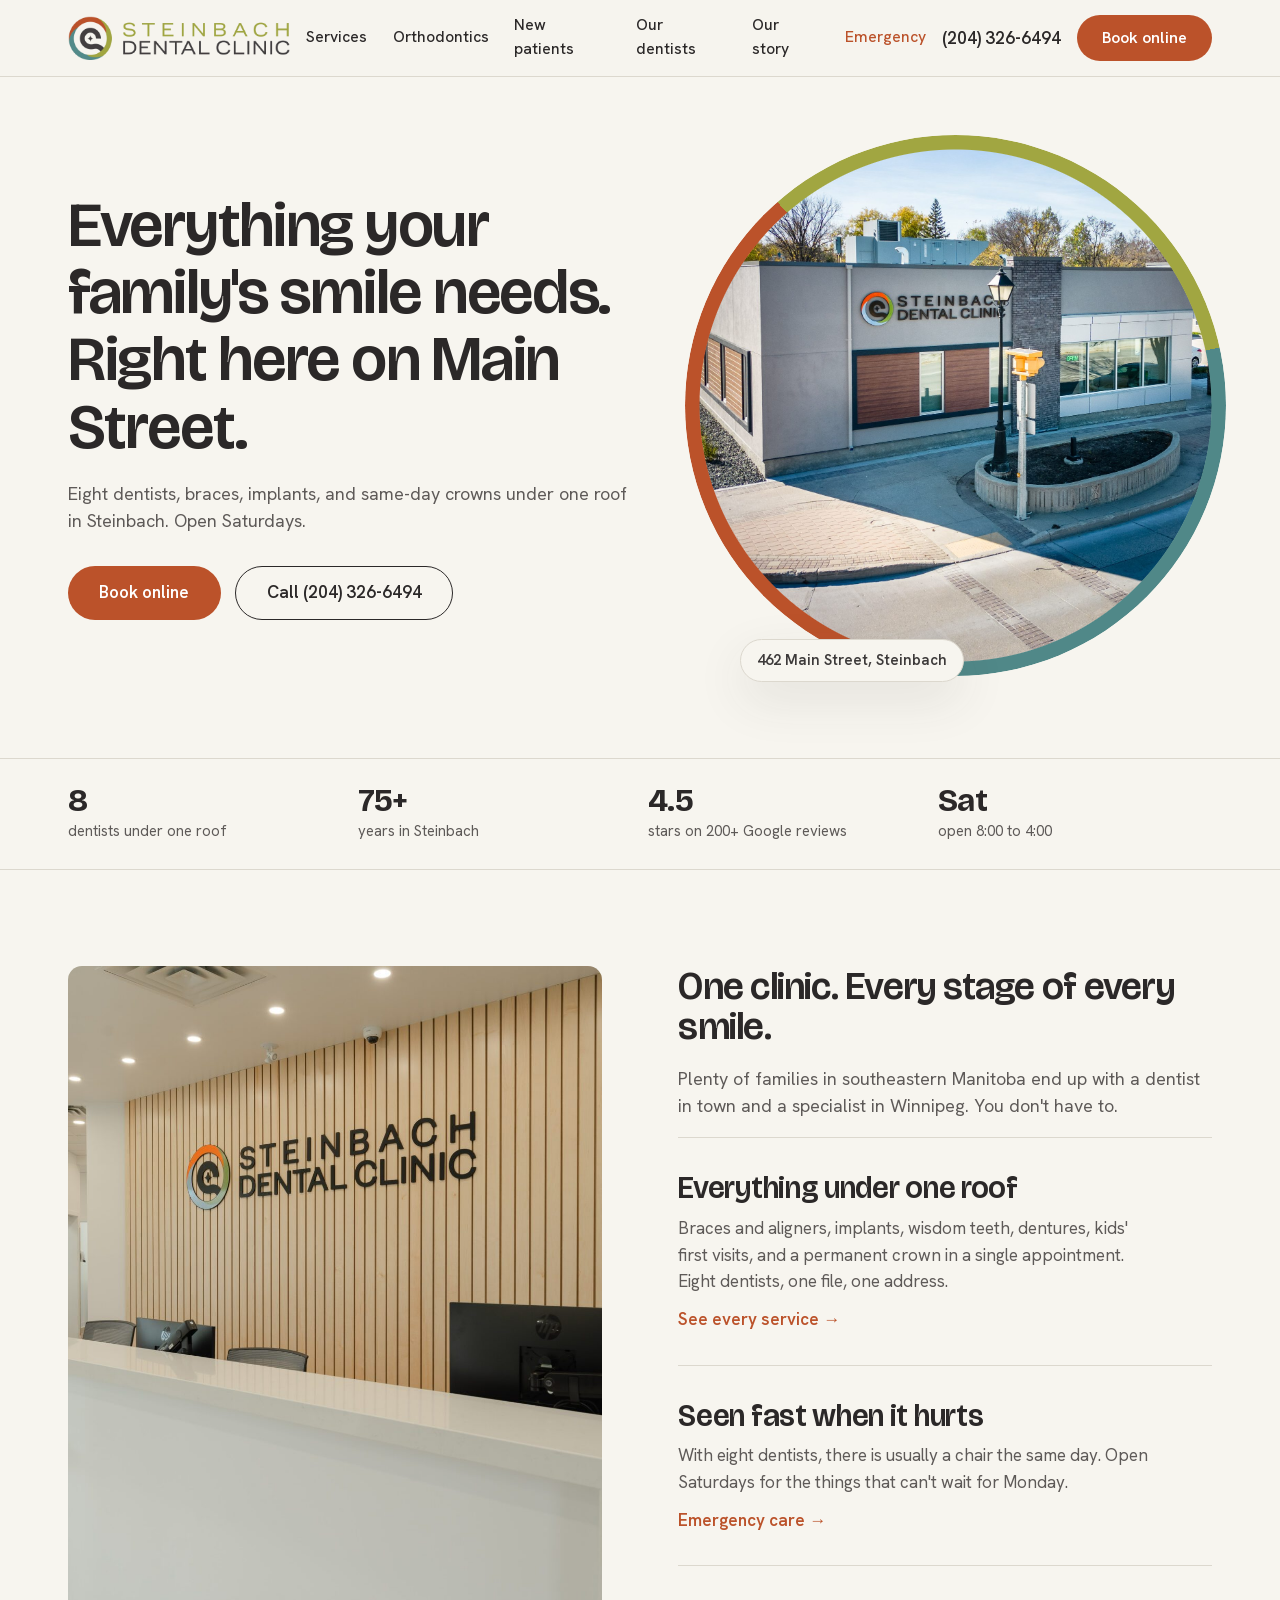
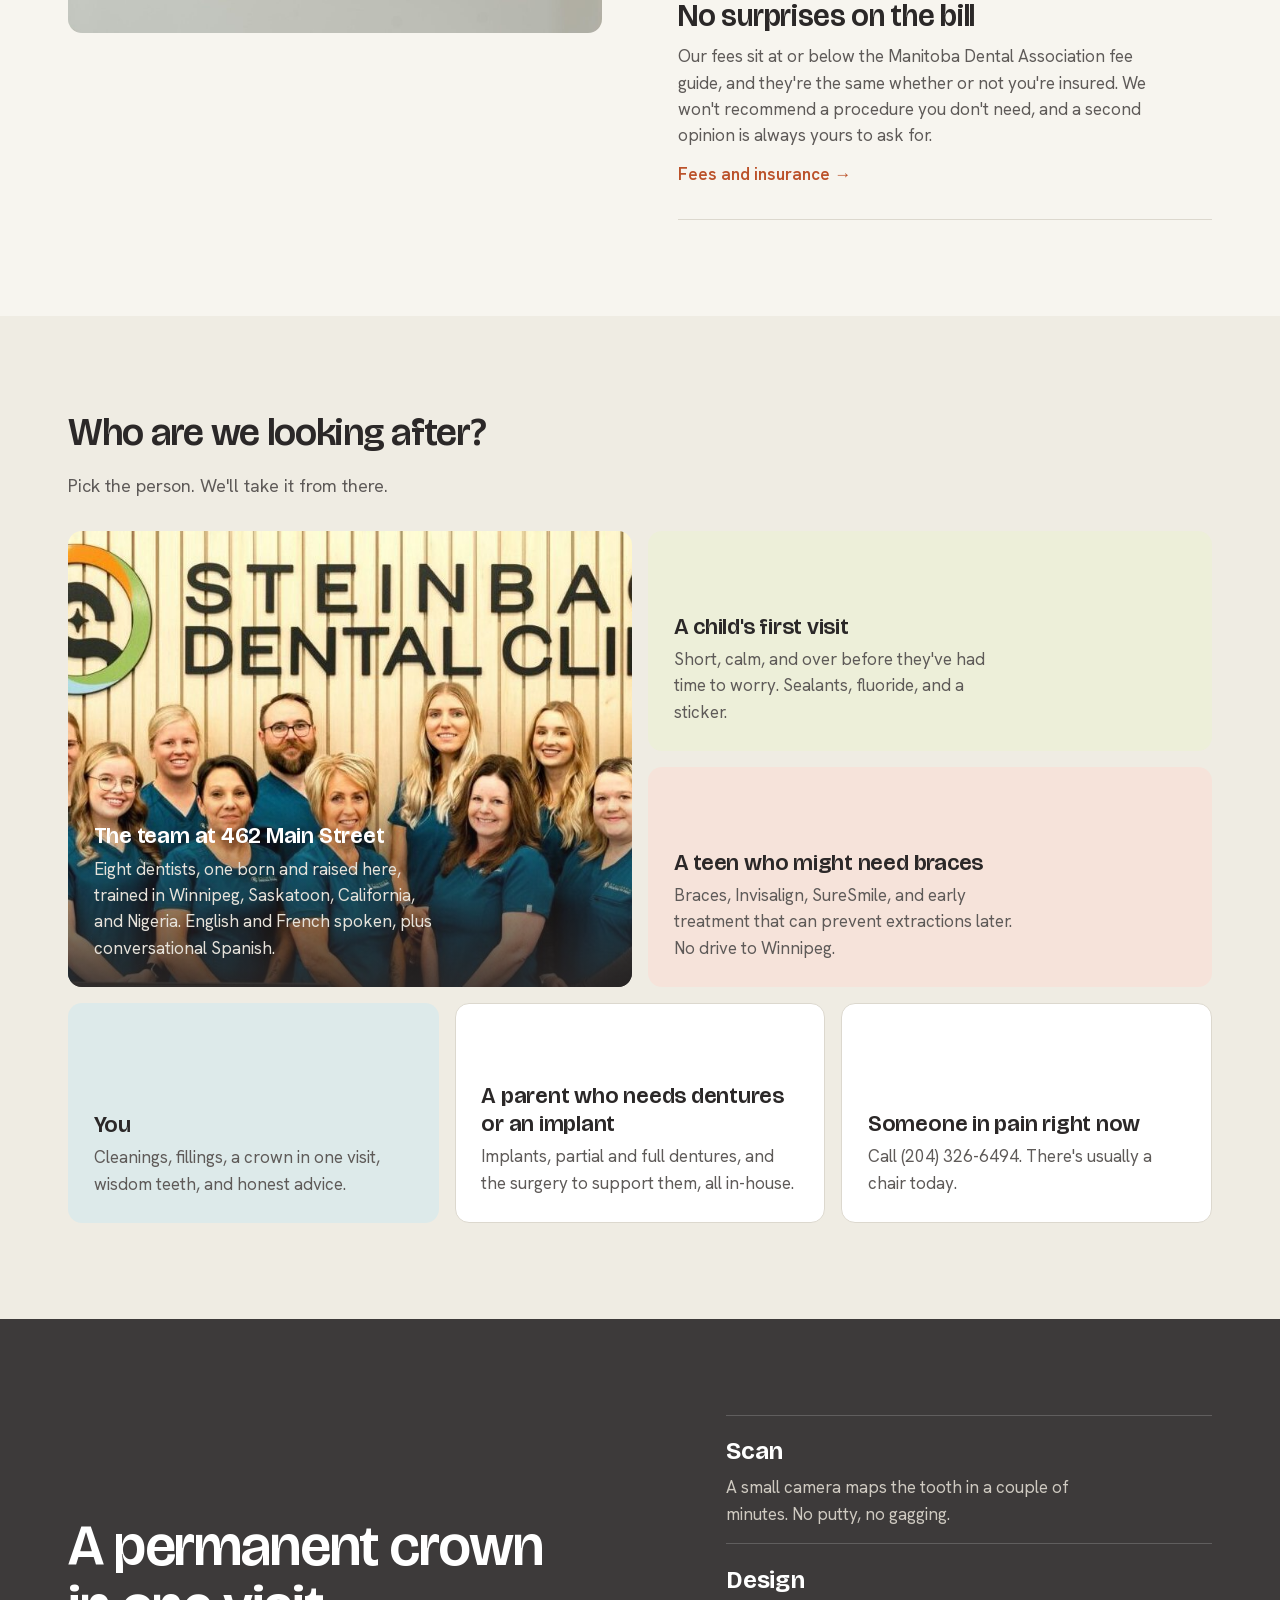
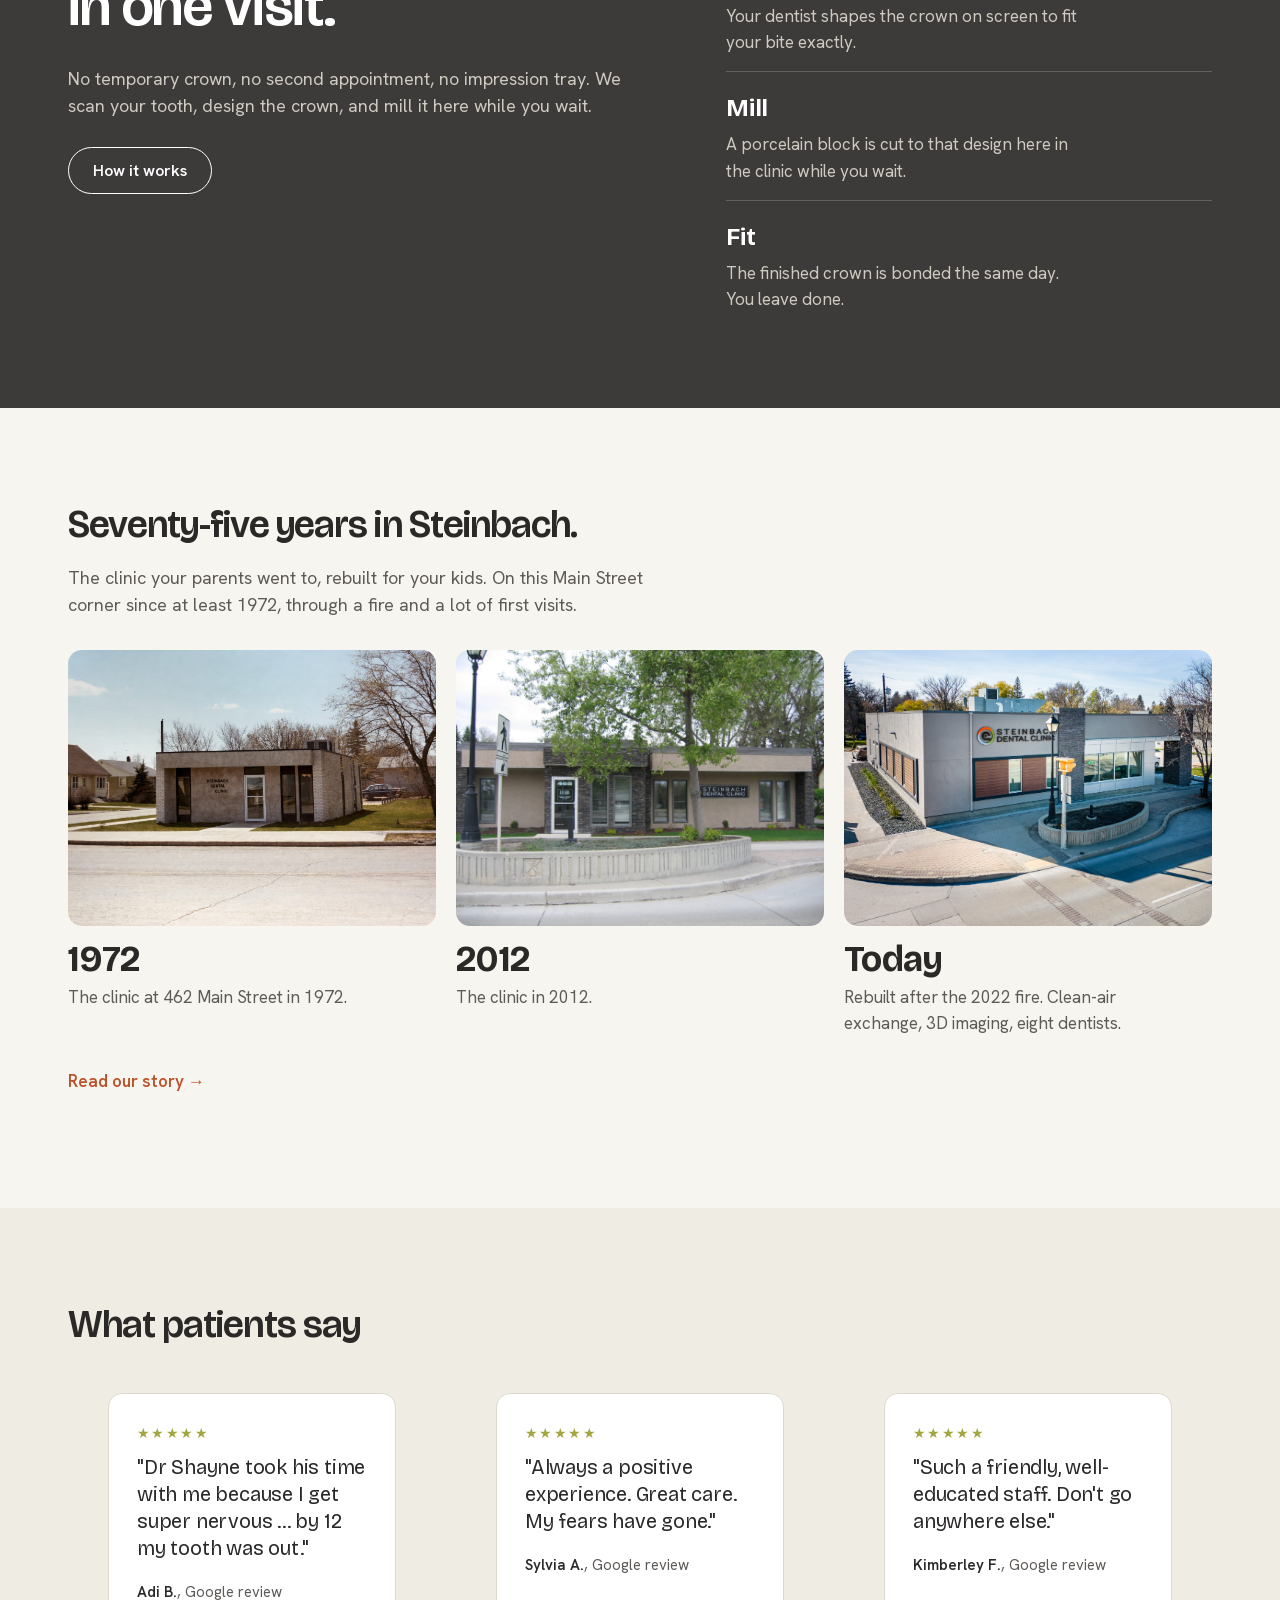
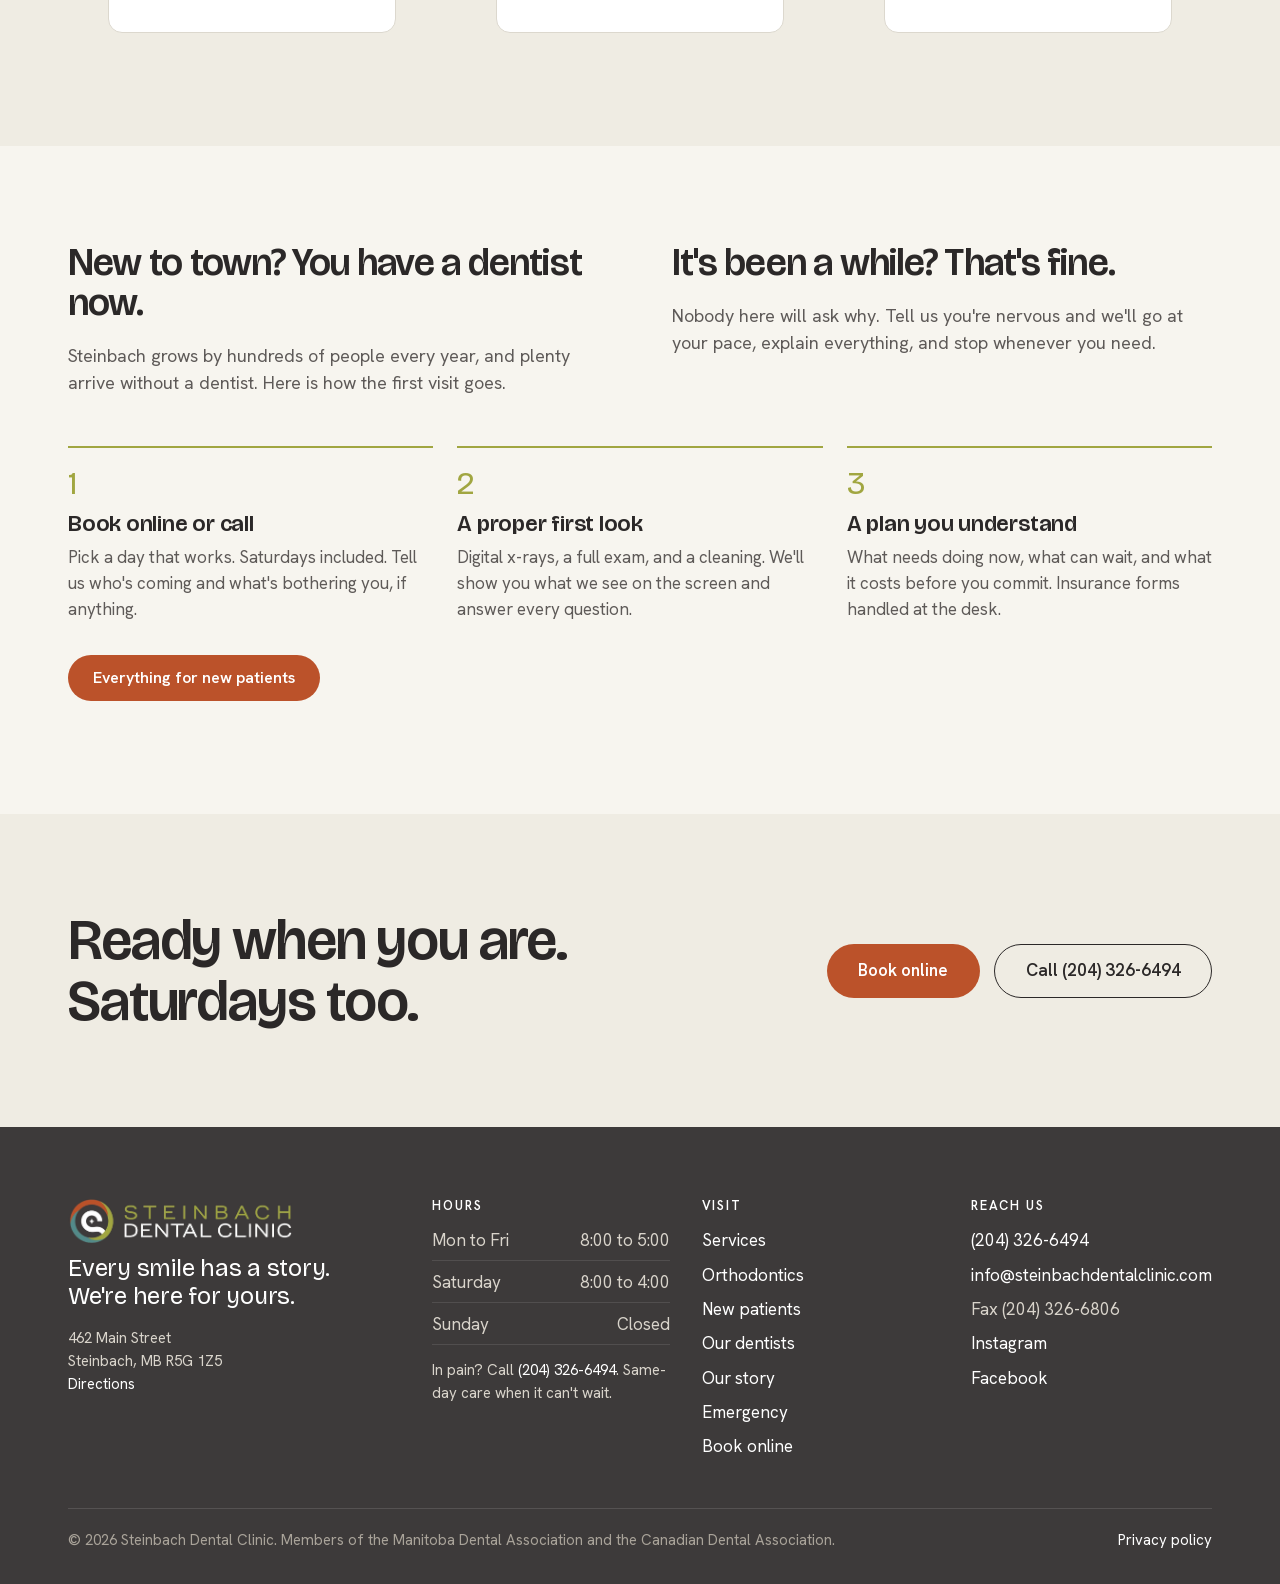
<file: index.html>
<!doctype html>
<html lang="en-CA">
<head>
<meta charset="utf-8">
<meta name="viewport" content="width=device-width, initial-scale=1">
<title>Steinbach Dental Clinic | Family dentist in Steinbach, MB</title>
<meta name="description" content="Eight dentists, braces, implants and same-day crowns under one roof on Main Street. Open Saturdays. Book online or call (204) 326-6494.">
<meta name="robots" content="noindex, nofollow">
<link rel="icon" href="assets/img/icon-160.png" type="image/png">
<link rel="stylesheet" href="assets/fonts/fonts.css">
<link rel="stylesheet" href="assets/css/site.css?v=20260911b">
<script src="assets/js/alpine-intersect.min.js" defer></script>
<script src="assets/js/alpine.min.js" defer></script>
</head>
<body>
<a class="sr-only" href="#main">Skip to content</a>
<header class="topbar" x-data="{open:false}">
  <div class="wrap">
    <a class="logo" href="index.html" aria-label="Steinbach Dental Clinic home">
      <img class="lockup" src="assets/img/lockup-light.png" alt="Steinbach Dental Clinic" width="220" height="44">
    </a>
    <nav class="nav" aria-label="Main" :class="{open:open}">
      <a href="services.html">Services</a>
      <a href="orthodontics.html">Orthodontics</a>
      <a href="new-patients.html">New patients</a>
      <a href="team.html">Our dentists</a>
      <a href="about.html">Our story</a>
      <a href="emergency.html" class="nav-em">Emergency</a>
    </nav>
    <div class="actions">
      <a class="phone" href="tel:+12043266494">(204) 326-6494</a>
      <a class="btn btn-primary" href="book.html">Book online</a>
      <button class="menu-btn" x-on:click="open=!open" :aria-expanded="open" x-text="open ? 'Close' : 'Menu'" aria-controls="nav">Menu</button>
    </div>
  </div>
</header>

<main id="main">
<section class="hero">
  <div class="wrap grid">
    <div>
      <h1>Everything your family's smile needs. Right here on Main Street.</h1>
      <p class="lead">Eight dentists, braces, implants, and same-day crowns under one roof in Steinbach. Open Saturdays.</p>
      <div class="cta">
        <a class="btn btn-primary btn-lg" href="book.html">Book online</a>
        <a class="btn btn-ghost btn-lg" href="tel:+12043266494">Call (204) 326-6494</a>
      </div>
    </div>
    <div class="ring">
      <img src="assets/img/exterior-2026.jpg" alt="Steinbach Dental Clinic at 462 Main Street" width="1200" height="1200">
      <span class="cap">462 Main Street, Steinbach</span>
    </div>
  </div>
</section>

<section class="proof">
  <div class="wrap">
    <div><b>8</b><span>dentists under one roof</span></div>
    <div><b>75+</b><span>years in Steinbach</span></div>
    <div><b>4.5</b><span>stars on 200+ Google reviews</span></div>
    <div><b>Sat</b><span>open 8:00 to 4:00</span></div>
  </div>
</section>

<section class="section">
  <div class="wrap split">
    <div class="sticky reveal" x-data x-intersect.once="$el.classList.add('in')">
      <img src="assets/img/reception.jpg" alt="The front desk at Steinbach Dental Clinic" width="1200" height="1500">
    </div>
    <div>
      <h2>One clinic. Every stage of every smile.</h2>
      <p class="lead">Plenty of families in southeastern Manitoba end up with a dentist in town and a specialist in Winnipeg. You don't have to.</p>
      <div class="rows">
        <div class="row reveal" x-data x-intersect.once="$el.classList.add('in')">
          <h3>Everything under one roof</h3>
          <p>Braces and aligners, implants, wisdom teeth, dentures, kids' first visits, and a permanent crown in a single appointment. Eight dentists, one file, one address.</p>
          <a class="link-arrow" href="services.html">See every service</a>
        </div>
        <div class="row reveal" x-data x-intersect.once="$el.classList.add('in')">
          <h3>Seen fast when it hurts</h3>
          <p>With eight dentists, there is usually a chair the same day. Open Saturdays for the things that can't wait for Monday.</p>
          <a class="link-arrow" href="emergency.html">Emergency care</a>
        </div>
        <div class="row reveal" x-data x-intersect.once="$el.classList.add('in')">
          <h3>No surprises on the bill</h3>
          <p>Our fees sit at or below the Manitoba Dental Association fee guide, and they're the same whether or not you're insured. We won't recommend a procedure you don't need, and a second opinion is always yours to ask for.</p>
          <a class="link-arrow" href="new-patients.html#fees">Fees and insurance</a>
        </div>
      </div>
    </div>
  </div>
</section>

<section class="section alt">
  <div class="wrap">
    <h2>Who are we looking after?</h2>
    <p class="lead">Pick the person. We'll take it from there.</p>
    <div class="bento" style="margin-top:2rem">
      <a class="cell photo c-3 r-2 reveal" x-data x-intersect.once="$el.classList.add('in')" href="team.html">
        <img src="assets/img/team-2023.jpg" alt="The Steinbach Dental Clinic team in front of the clinic wall">
        <div class="over"><h3>The team at 462 Main Street</h3><p>Eight dentists, one born and raised here, trained in Winnipeg, Saskatoon, California, and Nigeria. English and French spoken, plus conversational Spanish.</p></div>
      </a>
      <a class="cell tint-olive c-3 reveal" x-data x-intersect.once="$el.classList.add('in')" href="services.html#kids">
        <h3>A child's first visit</h3>
        <p>Short, calm, and over before they've had time to worry. Sealants, fluoride, and a sticker.</p>
      </a>
      <a class="cell tint-rust c-3 reveal" x-data x-intersect.once="$el.classList.add('in')" href="orthodontics.html">
        <h3>A teen who might need braces</h3>
        <p>Braces, Invisalign, SureSmile, and early treatment that can prevent extractions later. No drive to Winnipeg.</p>
      </a>
      <a class="cell tint-teal c-2 reveal" x-data x-intersect.once="$el.classList.add('in')" href="services.html#adults">
        <h3>You</h3>
        <p>Cleanings, fillings, a crown in one visit, wisdom teeth, and honest advice.</p>
      </a>
      <a class="cell tint-paper c-2 reveal" x-data x-intersect.once="$el.classList.add('in')" href="services.html#implants">
        <h3>A parent who needs dentures or an implant</h3>
        <p>Implants, partial and full dentures, and the surgery to support them, all in-house.</p>
      </a>
      <a class="cell tint-paper c-2 reveal" x-data x-intersect.once="$el.classList.add('in')" href="emergency.html">
        <h3>Someone in pain right now</h3>
        <p>Call (204) 326-6494. There's usually a chair today.</p>
      </a>
    </div>
  </div>
</section>

<section class="section dark band">
  <div class="wrap grid">
    <div class="reveal" x-data x-intersect.once="$el.classList.add('in')">
      <h2>A permanent crown in one visit.</h2>
      <p class="lead">No temporary crown, no second appointment, no impression tray. We scan your tooth, design the crown, and mill it here while you wait.</p>
      <p style="margin-top:1.75rem"><a class="btn btn-ghost" href="services.html#technology">How it works</a></p>
    </div>
    <div class="how reveal" x-data x-intersect.once="$el.classList.add('in')">
      <div><b>Scan</b><p>A small camera maps the tooth in a couple of minutes. No putty, no gagging.</p></div>
      <div><b>Design</b><p>Your dentist shapes the crown on screen to fit your bite exactly.</p></div>
      <div><b>Mill</b><p>A porcelain block is cut to that design here in the clinic while you wait.</p></div>
      <div><b>Fit</b><p>The finished crown is bonded the same day. You leave done.</p></div>
    </div>
  </div>
</section>

<section class="section">
  <div class="wrap">
    <h2>Seventy-five years in Steinbach.</h2>
    <p class="lead">The clinic your parents went to, rebuilt for your kids. On this Main Street corner since at least 1972, through a fire and a lot of first visits.</p>
    <div class="timeline">
      <div class="tl reveal" x-data x-intersect.once="$el.classList.add('in')"><img src="assets/img/exterior-1972.jpg" alt="Steinbach Dental Clinic in 1972" width="1200" height="900"><b>1972</b><p>The clinic at 462 Main Street in 1972.</p></div>
      <div class="tl reveal" x-data x-intersect.once="$el.classList.add('in')"><img src="assets/img/exterior-2012.jpg" alt="Steinbach Dental Clinic in 2012" width="1200" height="900"><b>2012</b><p>The clinic in 2012.</p></div>
      <div class="tl reveal" x-data x-intersect.once="$el.classList.add('in')"><img src="assets/img/exterior-2026.jpg" alt="Steinbach Dental Clinic today" width="1200" height="900"><b>Today</b><p>Rebuilt after the 2022 fire. Clean-air exchange, 3D imaging, eight dentists.</p></div>
    </div>
    <p style="margin-top:2rem"><a class="link-arrow" href="about.html">Read our story</a></p>
  </div>
</section>

<section class="section alt">
  <div class="wrap">
    <h2>What patients say</h2>
    <div class="quotes" style="margin-top:2rem">
      <figure class="quote reveal" x-data x-intersect.once="$el.classList.add('in')">
        <div class="stars" aria-label="5 stars">&#9733;&#9733;&#9733;&#9733;&#9733;</div>
        <p>"Dr Shayne took his time with me because I get super nervous ... by 12 my tooth was out."</p>
        <figcaption><cite><b>Adi B.</b>, Google review</cite></figcaption>
      </figure>
      <figure class="quote reveal" x-data x-intersect.once="$el.classList.add('in')">
        <div class="stars" aria-label="5 stars">&#9733;&#9733;&#9733;&#9733;&#9733;</div>
        <p>"Always a positive experience. Great care. My fears have gone."</p>
        <figcaption><cite><b>Sylvia A.</b>, Google review</cite></figcaption>
      </figure>
      <figure class="quote reveal" x-data x-intersect.once="$el.classList.add('in')">
        <div class="stars" aria-label="5 stars">&#9733;&#9733;&#9733;&#9733;&#9733;</div>
        <p>"Such a friendly, well-educated staff. Don't go anywhere else."</p>
        <figcaption><cite><b>Kimberley F.</b>, Google review</cite></figcaption>
      </figure>
    </div>
  </div>
</section>

<section class="section">
  <div class="wrap">
    <div class="cols">
      <div class="reveal" x-data x-intersect.once="$el.classList.add('in')">
        <h2>New to town? You have a dentist now.</h2>
        <p class="lead">Steinbach grows by hundreds of people every year, and plenty arrive without a dentist. Here is how the first visit goes.</p>
      </div>
      <div class="reveal" x-data x-intersect.once="$el.classList.add('in')">
        <h2>It's been a while? That's fine.</h2>
        <p class="lead">Nobody here will ask why. Tell us you're nervous and we'll go at your pace, explain everything, and stop whenever you need.</p>
      </div>
    </div>
    <div class="steps">
      <div class="step reveal" x-data x-intersect.once="$el.classList.add('in')"><h3>Book online or call</h3><p>Pick a day that works. Saturdays included. Tell us who's coming and what's bothering you, if anything.</p></div>
      <div class="step reveal" x-data x-intersect.once="$el.classList.add('in')"><h3>A proper first look</h3><p>Digital x-rays, a full exam, and a cleaning. We'll show you what we see on the screen and answer every question.</p></div>
      <div class="step reveal" x-data x-intersect.once="$el.classList.add('in')"><h3>A plan you understand</h3><p>What needs doing now, what can wait, and what it costs before you commit. Insurance forms handled at the desk.</p></div>
    </div>
    <p style="margin-top:2rem"><a class="btn btn-primary" href="new-patients.html">Everything for new patients</a></p>
  </div>
</section>

<section class="section alt close-cta">
  <div class="wrap grid">
    <h2>Ready when you are. Saturdays too.</h2>
    <div class="cta" style="display:flex;gap:.9rem;flex-wrap:wrap">
      <a class="btn btn-primary btn-lg" href="book.html">Book online</a>
      <a class="btn btn-ghost btn-lg" href="tel:+12043266494">Call (204) 326-6494</a>
    </div>
  </div>
</section>

</main>

<footer class="footer">
  <div class="wrap">
    <div class="grid">
      <div>
        <a class="logo" href="index.html" aria-label="Steinbach Dental Clinic home">
          <img class="lockup" src="assets/img/lockup-dark.png" alt="Steinbach Dental Clinic" width="220" height="44">
        </a>
        <p class="tag">Every smile has a story. We're here for yours.</p>
        <p class="small">462 Main Street<br>Steinbach, MB R5G 1Z5<br><a href="https://maps.google.com/?q=462+Main+Street+Steinbach+MB">Directions</a></p>
      </div>
      <div>
        <h4>Hours</h4>
        <ul class="hours">
          <li><span>Mon to Fri</span><span>8:00 to 5:00</span></li>
          <li><span>Saturday</span><span>8:00 to 4:00</span></li>
          <li><span>Sunday</span><span>Closed</span></li>
        </ul>
        <p class="small" style="margin-top:.9rem">In pain? Call <a href="tel:+12043266494">(204) 326-6494</a>. Same-day care when it can't wait.</p>
      </div>
      <div>
        <h4>Visit</h4>
        <ul>
          <li><a href="services.html">Services</a></li>
          <li><a href="orthodontics.html">Orthodontics</a></li>
          <li><a href="new-patients.html">New patients</a></li>
          <li><a href="team.html">Our dentists</a></li>
          <li><a href="about.html">Our story</a></li>
          <li><a href="emergency.html">Emergency</a></li>
          <li><a href="book.html">Book online</a></li>
        </ul>
      </div>
      <div>
        <h4>Reach us</h4>
        <ul>
          <li><a href="tel:+12043266494">(204) 326-6494</a></li>
          <li><a href="mailto:info@steinbachdentalclinic.com">info@steinbachdentalclinic.com</a></li>
          <li>Fax (204) 326-6806</li>
          <li><a href="https://www.instagram.com/steinbach.dental.clinic/">Instagram</a></li>
          <li><a href="https://www.facebook.com/SteinbachDentalClinic">Facebook</a></li>
        </ul>
      </div>
    </div>
    <div class="legal">
      <span>&copy; 2026 Steinbach Dental Clinic. Members of the Manitoba Dental Association and the Canadian Dental Association.</span>
      <span><a href="https://steinbachdentalclinic.com/privacy-policy/">Privacy policy</a></span>
    </div>
  </div>
</footer>
</body>
</html>
</file>
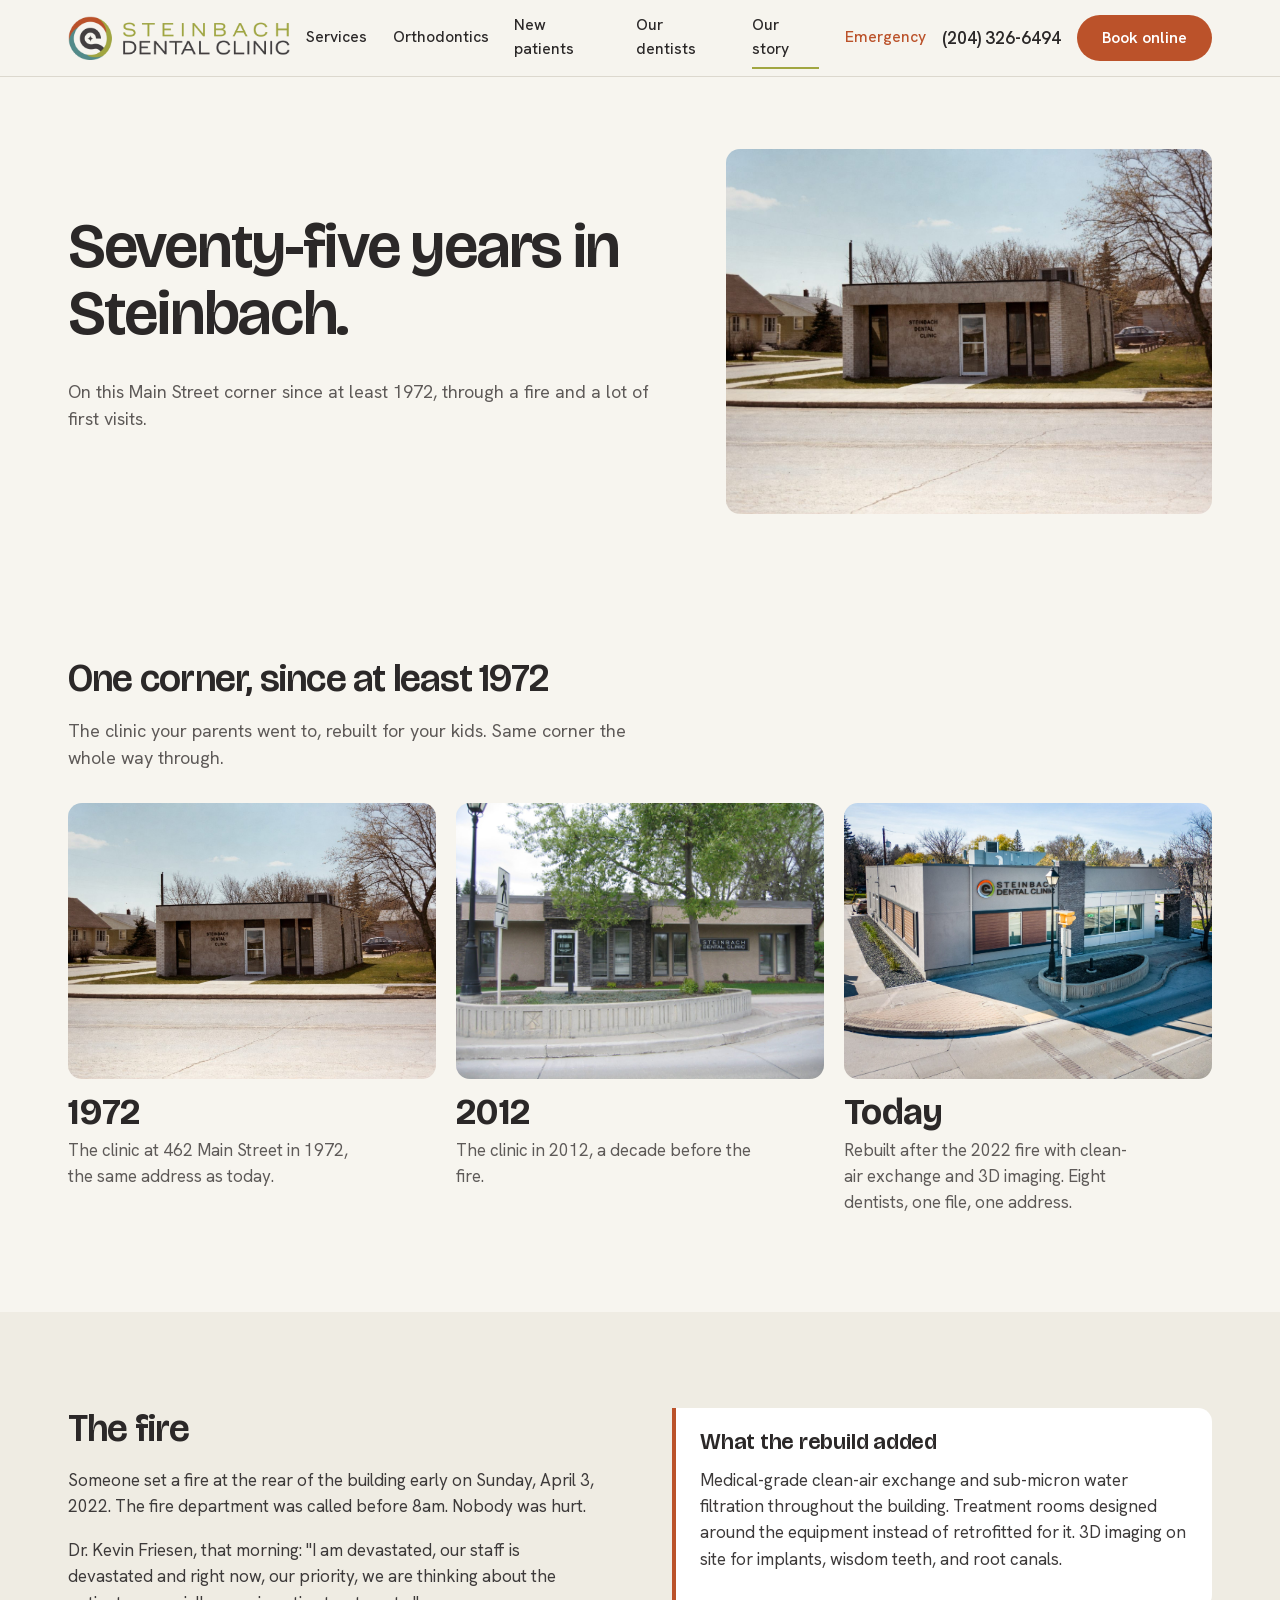
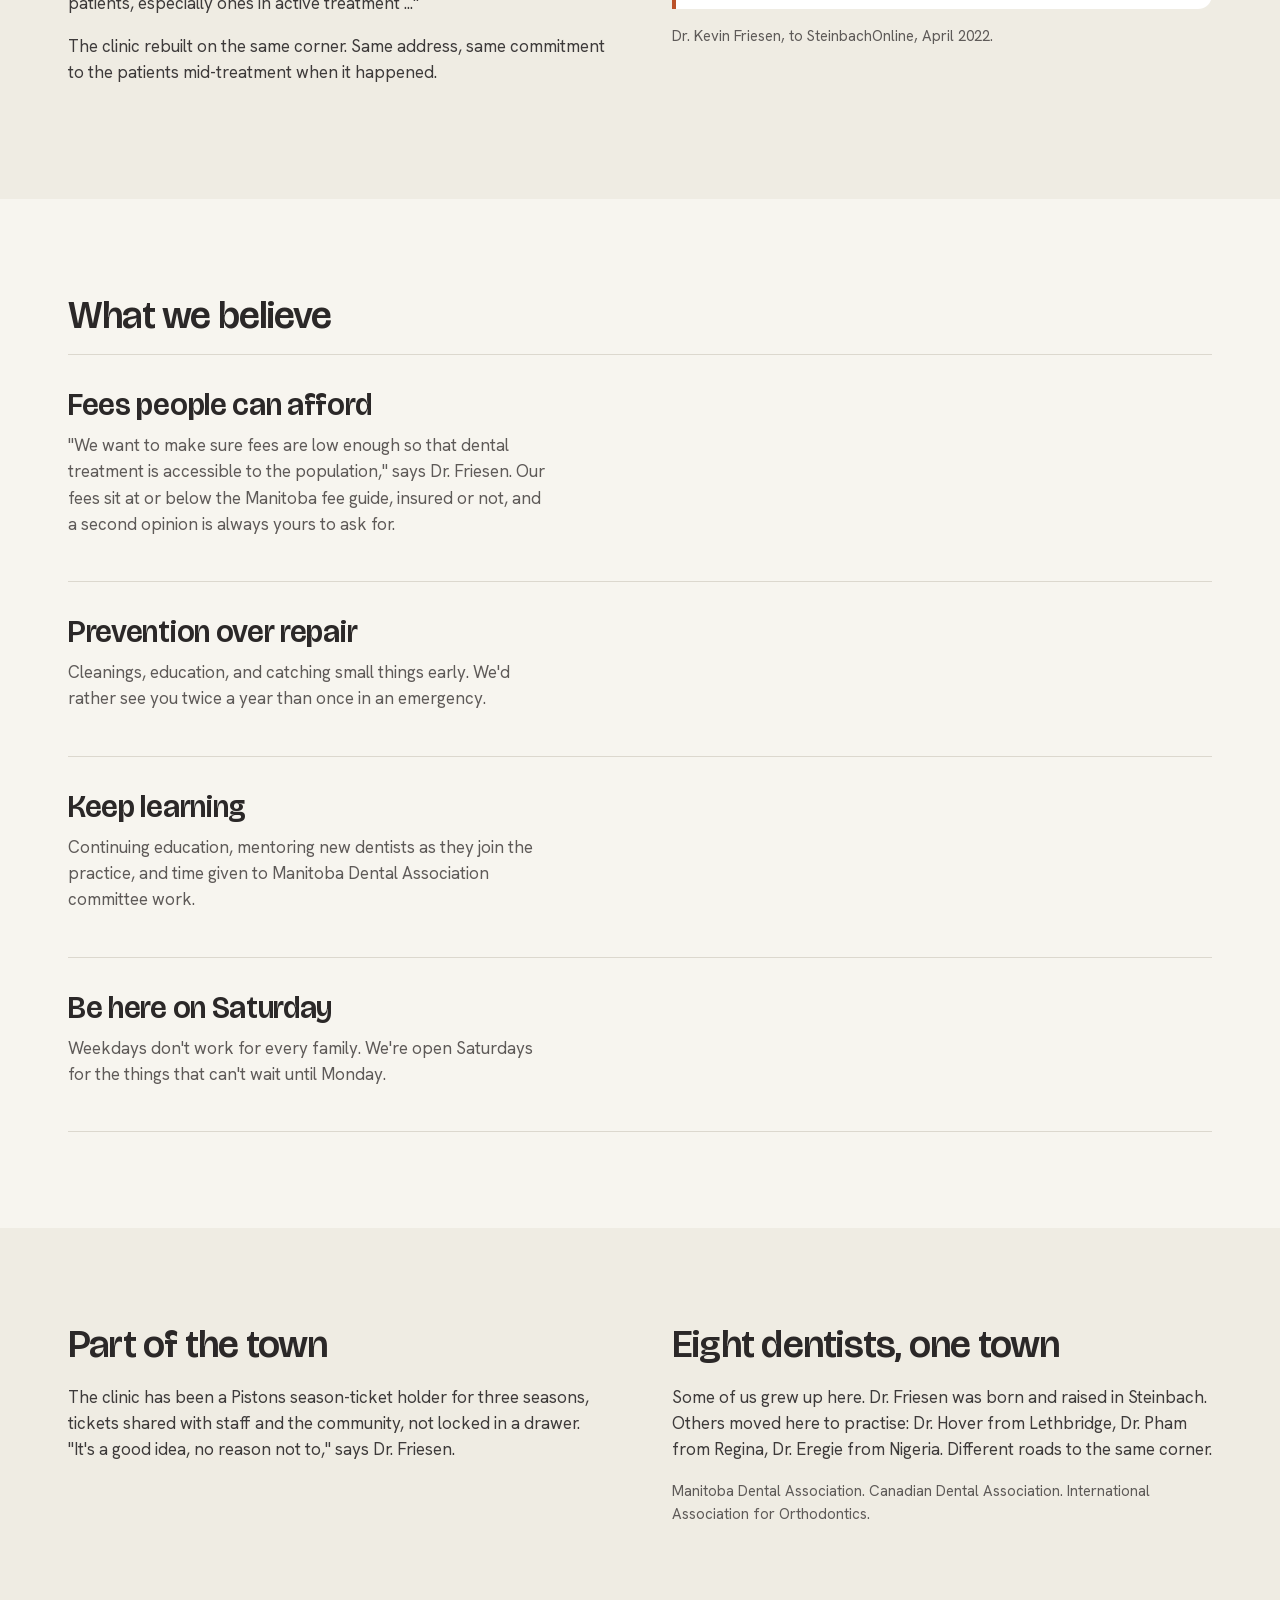
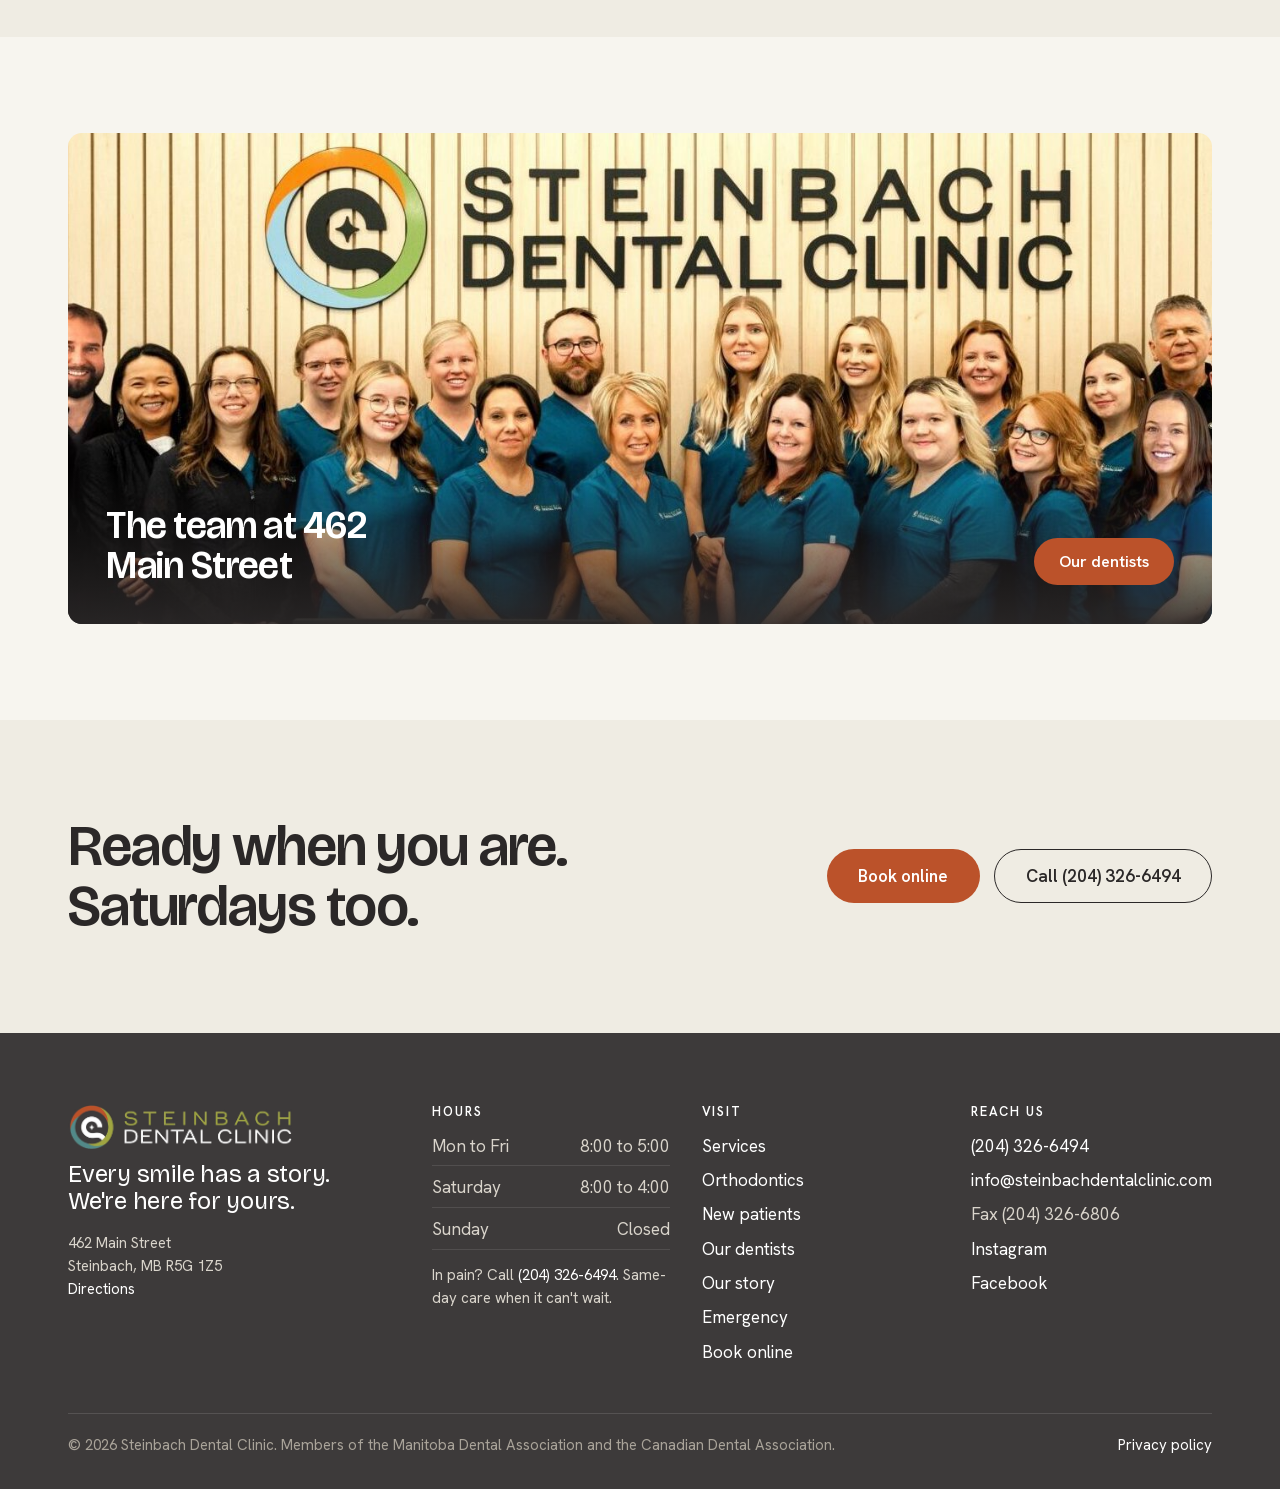
<file: about.html>
<!doctype html>
<html lang="en-CA">
<head>
<meta charset="utf-8">
<meta name="viewport" content="width=device-width, initial-scale=1">
<title>Our story | Steinbach Dental Clinic</title>
<meta name="description" content="Seventy-five years in Steinbach. How a Main Street clinic rebuilt after a fire and grew into eight dentists under one roof.">
<meta name="robots" content="noindex, nofollow">
<link rel="icon" href="assets/img/icon-160.png" type="image/png">
<link rel="stylesheet" href="assets/fonts/fonts.css">
<link rel="stylesheet" href="assets/css/site.css?v=20260911b">
<script src="assets/js/alpine-intersect.min.js" defer></script>
<script src="assets/js/alpine.min.js" defer></script>
</head>
<body>
<a class="sr-only" href="#main">Skip to content</a>
<header class="topbar" x-data="{open:false}">
  <div class="wrap">
    <a class="logo" href="index.html" aria-label="Steinbach Dental Clinic home">
      <img class="lockup" src="assets/img/lockup-light.png" alt="Steinbach Dental Clinic" width="220" height="44">
    </a>
    <nav class="nav" aria-label="Main" :class="{open:open}">
      <a href="services.html">Services</a>
      <a href="orthodontics.html">Orthodontics</a>
      <a href="new-patients.html">New patients</a>
      <a href="team.html">Our dentists</a>
      <a href="about.html" aria-current="page">Our story</a>
      <a href="emergency.html" class="nav-em">Emergency</a>
    </nav>
    <div class="actions">
      <a class="phone" href="tel:+12043266494">(204) 326-6494</a>
      <a class="btn btn-primary" href="book.html">Book online</a>
      <button class="menu-btn" x-on:click="open=!open" :aria-expanded="open" x-text="open ? 'Close' : 'Menu'" aria-controls="nav">Menu</button>
    </div>
  </div>
</header>

<main id="main">
<section class="page-head with-img">
  <div class="wrap grid">
    <div>
      <h1>Seventy-five years in Steinbach.</h1>
      <p class="lead">On this Main Street corner since at least 1972, through a fire and a lot of first visits.</p>
    </div>
    <img src="assets/img/exterior-1972.jpg" alt="Steinbach Dental Clinic at 462 Main Street in 1972">
  </div>
</section>

<section class="section">
  <div class="wrap">
    <h2>One corner, since at least 1972</h2>
    <p class="lead">The clinic your parents went to, rebuilt for your kids. Same corner the whole way through.</p>
    <div class="timeline">
      <div class="tl reveal" x-data x-intersect.once="$el.classList.add('in')"><img src="assets/img/exterior-1972.jpg" alt="Steinbach Dental Clinic in 1972" width="1200" height="900"><b>1972</b><p>The clinic at 462 Main Street in 1972, the same address as today.</p></div>
      <div class="tl reveal" x-data x-intersect.once="$el.classList.add('in')"><img src="assets/img/exterior-2012.jpg" alt="Steinbach Dental Clinic in 2012" width="1200" height="900"><b>2012</b><p>The clinic in 2012, a decade before the fire.</p></div>
      <div class="tl reveal" x-data x-intersect.once="$el.classList.add('in')"><img src="assets/img/exterior-2026.jpg" alt="Steinbach Dental Clinic today" width="1200" height="900"><b>Today</b><p>Rebuilt after the 2022 fire with clean-air exchange and 3D imaging. Eight dentists, one file, one address.</p></div>
    </div>
  </div>
</section>

<section class="section alt">
  <div class="wrap cols">
    <div class="reveal" x-data x-intersect.once="$el.classList.add('in')">
      <h2>The fire</h2>
      <p>Someone set a fire at the rear of the building early on Sunday, April 3, 2022. The fire department was called before 8am. Nobody was hurt.</p>
      <p>Dr. Kevin Friesen, that morning: "I am devastated, our staff is devastated and right now, our priority, we are thinking about the patients, especially ones in active treatment ..."</p>
      <p>The clinic rebuilt on the same corner. Same address, same commitment to the patients mid-treatment when it happened.</p>
    </div>
    <div class="reveal" x-data x-intersect.once="$el.classList.add('in')">
      <div class="callout">
        <h3>What the rebuild added</h3>
        <p>Medical-grade clean-air exchange and sub-micron water filtration throughout the building. Treatment rooms designed around the equipment instead of retrofitted for it. 3D imaging on site for implants, wisdom teeth, and root canals.</p>
      </div>
      <p class="small muted" style="margin-top:1rem">Dr. Kevin Friesen, to SteinbachOnline, April 2022.</p>
    </div>
  </div>
</section>

<section class="section">
  <div class="wrap">
    <h2>What we believe</h2>
    <div class="rows">
      <div class="row reveal" x-data x-intersect.once="$el.classList.add('in')">
        <h3>Fees people can afford</h3>
        <p>"We want to make sure fees are low enough so that dental treatment is accessible to the population," says Dr. Friesen. Our fees sit at or below the Manitoba fee guide, insured or not, and a second opinion is always yours to ask for.</p>
      </div>
      <div class="row reveal" x-data x-intersect.once="$el.classList.add('in')">
        <h3>Prevention over repair</h3>
        <p>Cleanings, education, and catching small things early. We'd rather see you twice a year than once in an emergency.</p>
      </div>
      <div class="row reveal" x-data x-intersect.once="$el.classList.add('in')">
        <h3>Keep learning</h3>
        <p>Continuing education, mentoring new dentists as they join the practice, and time given to Manitoba Dental Association committee work.</p>
      </div>
      <div class="row reveal" x-data x-intersect.once="$el.classList.add('in')">
        <h3>Be here on Saturday</h3>
        <p>Weekdays don't work for every family. We're open Saturdays for the things that can't wait until Monday.</p>
      </div>
    </div>
  </div>
</section>

<section class="section alt">
  <div class="wrap cols">
    <div class="reveal" x-data x-intersect.once="$el.classList.add('in')">
      <h2>Part of the town</h2>
      <p>The clinic has been a Pistons season-ticket holder for three seasons, tickets shared with staff and the community, not locked in a drawer. "It's a good idea, no reason not to," says Dr. Friesen.</p>
    </div>
    <div class="reveal" x-data x-intersect.once="$el.classList.add('in')">
      <h2>Eight dentists, one town</h2>
      <p>Some of us grew up here. Dr. Friesen was born and raised in Steinbach. Others moved here to practise: Dr. Hover from Lethbridge, Dr. Pham from Regina, Dr. Eregie from Nigeria. Different roads to the same corner.</p>
      <p class="small muted">Manitoba Dental Association. Canadian Dental Association. International Association for Orthodontics.</p>
    </div>
  </div>
</section>

<section class="section">
  <div class="wrap">
    <div class="fullbleed reveal" x-data x-intersect.once="$el.classList.add('in')">
      <img src="assets/img/team-2023.jpg" alt="The Steinbach Dental Clinic team in front of the clinic wall">
      <div class="over">
        <h2>The team at 462 Main Street</h2>
        <a class="btn btn-primary" href="team.html">Our dentists</a>
      </div>
    </div>
  </div>
</section>

<section class="section alt close-cta">
  <div class="wrap grid">
    <h2>Ready when you are. Saturdays too.</h2>
    <div class="cta" style="display:flex;gap:.9rem;flex-wrap:wrap">
      <a class="btn btn-primary btn-lg" href="book.html">Book online</a>
      <a class="btn btn-ghost btn-lg" href="tel:+12043266494">Call (204) 326-6494</a>
    </div>
  </div>
</section>

</main>

<footer class="footer">
  <div class="wrap">
    <div class="grid">
      <div>
        <a class="logo" href="index.html" aria-label="Steinbach Dental Clinic home">
          <img class="lockup" src="assets/img/lockup-dark.png" alt="Steinbach Dental Clinic" width="220" height="44">
        </a>
        <p class="tag">Every smile has a story. We're here for yours.</p>
        <p class="small">462 Main Street<br>Steinbach, MB R5G 1Z5<br><a href="https://maps.google.com/?q=462+Main+Street+Steinbach+MB">Directions</a></p>
      </div>
      <div>
        <h4>Hours</h4>
        <ul class="hours">
          <li><span>Mon to Fri</span><span>8:00 to 5:00</span></li>
          <li><span>Saturday</span><span>8:00 to 4:00</span></li>
          <li><span>Sunday</span><span>Closed</span></li>
        </ul>
        <p class="small" style="margin-top:.9rem">In pain? Call <a href="tel:+12043266494">(204) 326-6494</a>. Same-day care when it can't wait.</p>
      </div>
      <div>
        <h4>Visit</h4>
        <ul>
          <li><a href="services.html">Services</a></li>
          <li><a href="orthodontics.html">Orthodontics</a></li>
          <li><a href="new-patients.html">New patients</a></li>
          <li><a href="team.html">Our dentists</a></li>
          <li><a href="about.html">Our story</a></li>
          <li><a href="emergency.html">Emergency</a></li>
          <li><a href="book.html">Book online</a></li>
        </ul>
      </div>
      <div>
        <h4>Reach us</h4>
        <ul>
          <li><a href="tel:+12043266494">(204) 326-6494</a></li>
          <li><a href="mailto:info@steinbachdentalclinic.com">info@steinbachdentalclinic.com</a></li>
          <li>Fax (204) 326-6806</li>
          <li><a href="https://www.instagram.com/steinbach.dental.clinic/">Instagram</a></li>
          <li><a href="https://www.facebook.com/SteinbachDentalClinic">Facebook</a></li>
        </ul>
      </div>
    </div>
    <div class="legal">
      <span>&copy; 2026 Steinbach Dental Clinic. Members of the Manitoba Dental Association and the Canadian Dental Association.</span>
      <span><a href="https://steinbachdentalclinic.com/privacy-policy/">Privacy policy</a></span>
    </div>
  </div>
</footer>
</body>
</html>
</file>
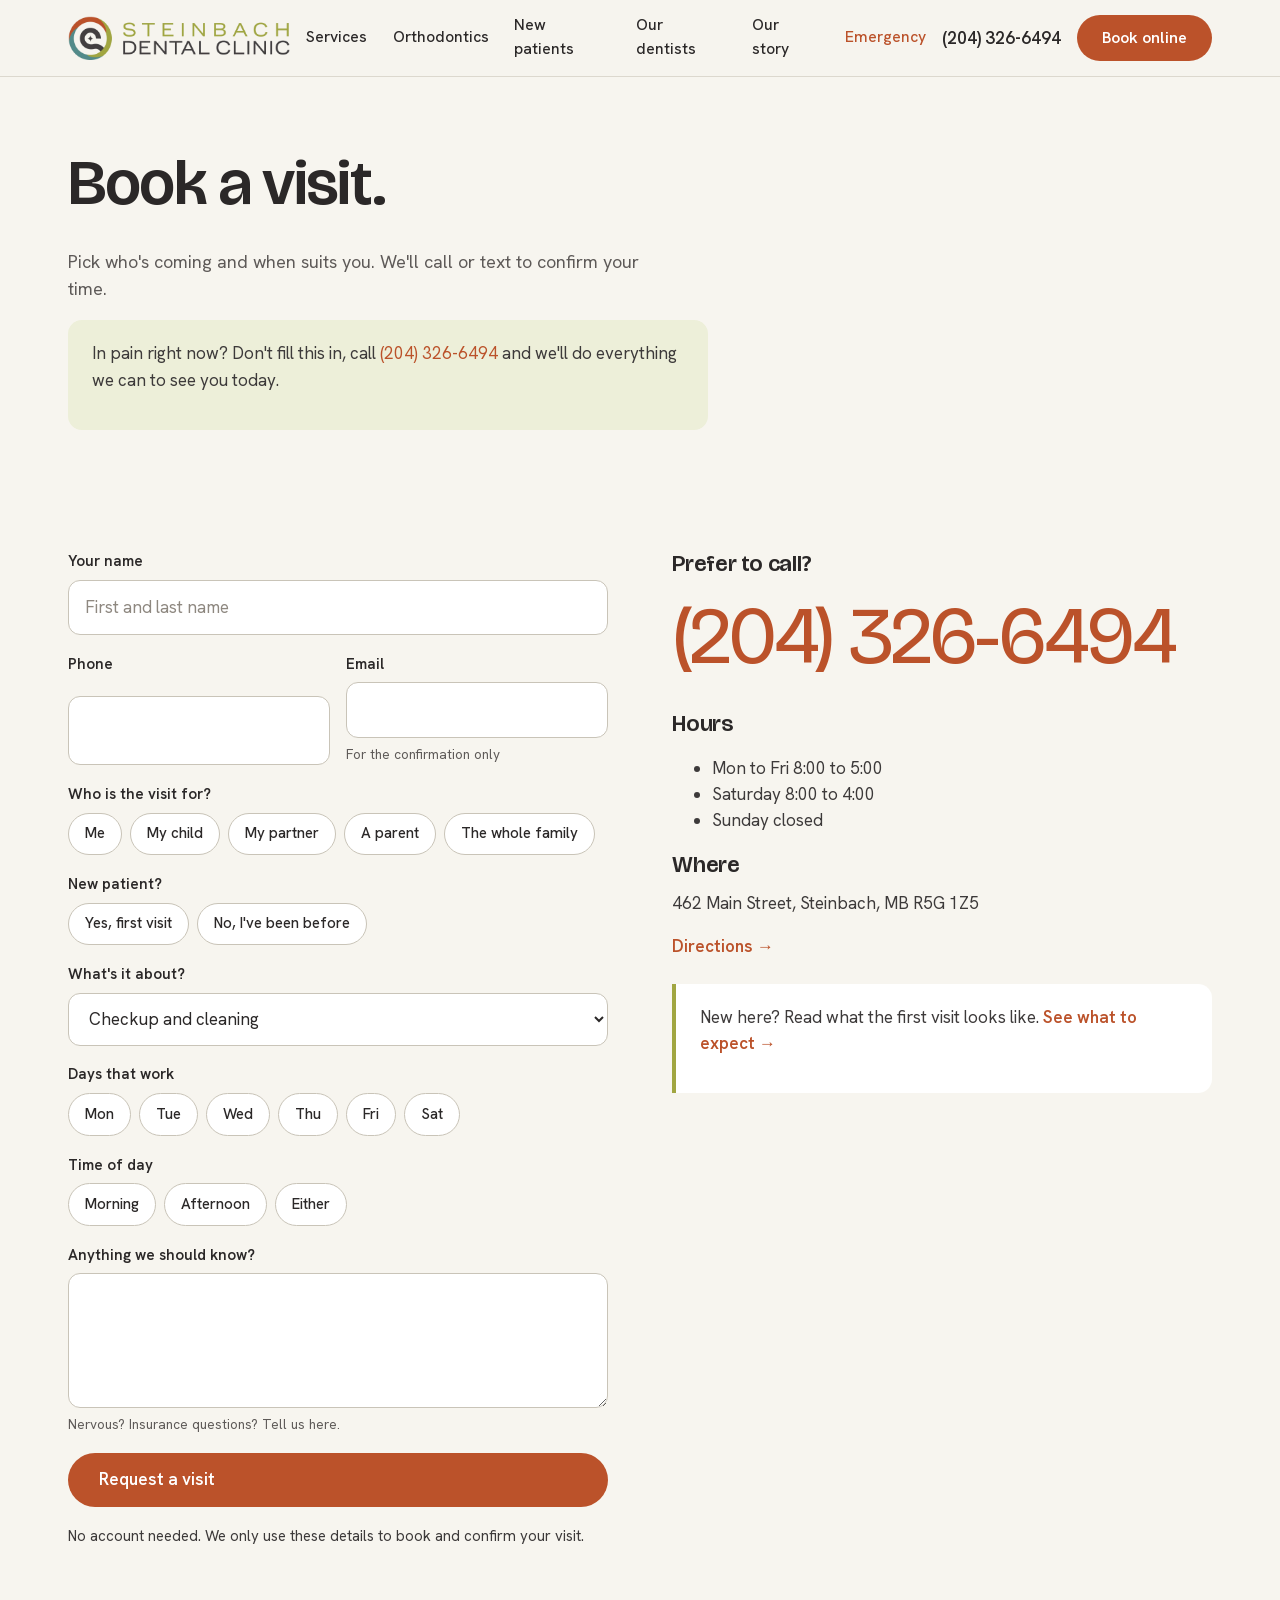
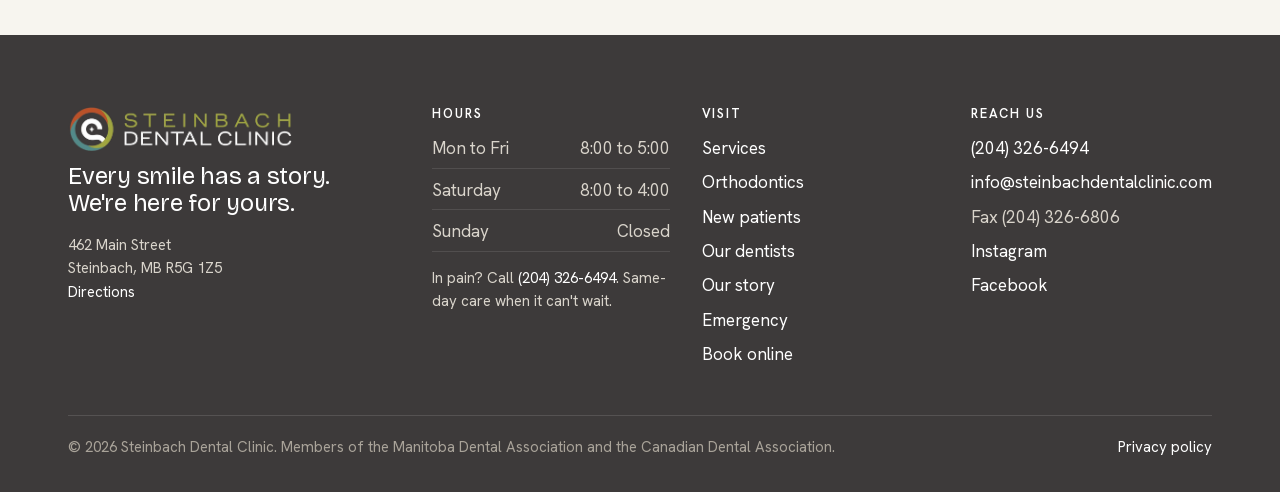
<file: book.html>
<!doctype html>
<html lang="en-CA">
<head>
<meta charset="utf-8">
<meta name="viewport" content="width=device-width, initial-scale=1">
<title>Book online | Steinbach Dental Clinic</title>
<meta name="description" content="Request a visit online. Pick who's coming and when suits you, we'll confirm by phone or text.">
<meta name="robots" content="noindex, nofollow">
<link rel="icon" href="assets/img/icon-160.png" type="image/png">
<link rel="stylesheet" href="assets/fonts/fonts.css">
<link rel="stylesheet" href="assets/css/site.css?v=20260911b">
<script src="assets/js/alpine-intersect.min.js" defer></script>
<script src="assets/js/alpine.min.js" defer></script>
</head>
<body>
<a class="sr-only" href="#main">Skip to content</a>
<header class="topbar" x-data="{open:false}">
  <div class="wrap">
    <a class="logo" href="index.html" aria-label="Steinbach Dental Clinic home">
      <img class="lockup" src="assets/img/lockup-light.png" alt="Steinbach Dental Clinic" width="220" height="44">
    </a>
    <nav class="nav" aria-label="Main" :class="{open:open}">
      <a href="services.html">Services</a>
      <a href="orthodontics.html">Orthodontics</a>
      <a href="new-patients.html">New patients</a>
      <a href="team.html">Our dentists</a>
      <a href="about.html">Our story</a>
      <a href="emergency.html" class="nav-em">Emergency</a>
    </nav>
    <div class="actions">
      <a class="phone" href="tel:+12043266494">(204) 326-6494</a>
      <a class="btn btn-primary" href="book.html">Book online</a>
      <button class="menu-btn" x-on:click="open=!open" :aria-expanded="open" x-text="open ? 'Close' : 'Menu'" aria-controls="nav">Menu</button>
    </div>
  </div>
</header>

<main id="main">
<section class="page-head">
  <div class="wrap">
    <h1>Book a visit.</h1>
    <p class="lead">Pick who's coming and when suits you. We'll call or text to confirm your time.</p>
    <div class="notice">
      <p>In pain right now? Don't fill this in, call <a href="tel:+12043266494">(204) 326-6494</a> and we'll do everything we can to see you today.</p>
    </div>
  </div>
</section>

<section class="section tight">
  <div class="wrap cols" x-data="{submitted:false, firstName:'there'}">
    <form id="book-form" class="form reveal" x-data x-intersect.once="$el.classList.add('in')" novalidate x-show="!submitted" x-on:submit.prevent="firstName = ($refs.name.value.trim().split(' ')[0]) || 'there'; submitted = true; $nextTick(() => $refs.bookOk.scrollIntoView({behavior:'smooth', block:'center'}))">
      <div class="field">
        <label for="name">Your name</label>
        <input type="text" id="name" name="name" x-ref="name" placeholder="First and last name" required>
      </div>

      <div class="two">
        <div class="field">
          <label for="phone">Phone</label>
          <input type="tel" id="phone" name="phone">
        </div>
        <div class="field">
          <label for="email">Email</label>
          <input type="email" id="email" name="email">
          <span class="help">For the confirmation only</span>
        </div>
      </div>

      <div class="field">
        <label>Who is the visit for?</label>
        <div class="chips">
          <label class="chip"><input type="checkbox" name="who" value="Me"><span>Me</span></label>
          <label class="chip"><input type="checkbox" name="who" value="My child"><span>My child</span></label>
          <label class="chip"><input type="checkbox" name="who" value="My partner"><span>My partner</span></label>
          <label class="chip"><input type="checkbox" name="who" value="A parent"><span>A parent</span></label>
          <label class="chip"><input type="checkbox" name="who" value="The whole family"><span>The whole family</span></label>
        </div>
      </div>

      <div class="field">
        <label>New patient?</label>
        <div class="chips">
          <label class="chip"><input type="radio" name="new-patient" value="Yes, first visit"><span>Yes, first visit</span></label>
          <label class="chip"><input type="radio" name="new-patient" value="No, I've been before"><span>No, I've been before</span></label>
        </div>
      </div>

      <div class="field">
        <label for="about">What's it about?</label>
        <select id="about" name="about">
          <option>Checkup and cleaning</option>
          <option>Something hurts</option>
          <option>Braces or aligners consultation</option>
          <option>Implant or denture consultation</option>
          <option>Crown, filling, or a broken tooth</option>
          <option>Kids' first visit</option>
          <option>Not sure yet</option>
        </select>
      </div>

      <div class="field">
        <label>Days that work</label>
        <div class="chips">
          <label class="chip"><input type="checkbox" name="days" value="Mon"><span>Mon</span></label>
          <label class="chip"><input type="checkbox" name="days" value="Tue"><span>Tue</span></label>
          <label class="chip"><input type="checkbox" name="days" value="Wed"><span>Wed</span></label>
          <label class="chip"><input type="checkbox" name="days" value="Thu"><span>Thu</span></label>
          <label class="chip"><input type="checkbox" name="days" value="Fri"><span>Fri</span></label>
          <label class="chip"><input type="checkbox" name="days" value="Sat"><span>Sat</span></label>
        </div>
      </div>

      <div class="field">
        <label>Time of day</label>
        <div class="chips">
          <label class="chip"><input type="radio" name="time-of-day" value="Morning"><span>Morning</span></label>
          <label class="chip"><input type="radio" name="time-of-day" value="Afternoon"><span>Afternoon</span></label>
          <label class="chip"><input type="radio" name="time-of-day" value="Either"><span>Either</span></label>
        </div>
      </div>

      <div class="field">
        <label for="notes">Anything we should know?</label>
        <textarea id="notes" name="notes" rows="4"></textarea>
        <span class="help">Nervous? Insurance questions? Tell us here.</span>
      </div>

      <button class="btn btn-primary btn-lg" type="submit">Request a visit</button>
      <p class="small">No account needed. We only use these details to book and confirm your visit.</p>
    </form>

    <div id="book-ok" class="notice" x-ref="bookOk" x-show="submitted">
      <h3>Thanks, <span data-name x-text="firstName">there</span>. We've got it.</h3>
      <p>Someone from the desk will call or text to confirm your time. If it's urgent, call <a href="tel:+12043266494">(204) 326-6494</a>.</p>
    </div>

    <div class="reveal" x-data x-intersect.once="$el.classList.add('in')">
      <h3>Prefer to call?</h3>
      <p><a class="big-phone" href="tel:+12043266494">(204) 326-6494</a></p>

      <h3>Hours</h3>
      <ul>
        <li>Mon to Fri 8:00 to 5:00</li>
        <li>Saturday 8:00 to 4:00</li>
        <li>Sunday closed</li>
      </ul>

      <h3>Where</h3>
      <p>462 Main Street, Steinbach, MB R5G 1Z5</p>
      <p><a class="link-arrow" href="https://maps.google.com/?q=462+Main+Street+Steinbach+MB">Directions</a></p>

      <div class="callout olive" style="margin-top:1.5rem">
        <p>New here? Read what the first visit looks like. <a class="link-arrow" href="new-patients.html">See what to expect</a></p>
      </div>
    </div>
  </div>
</section>

</main>

<footer class="footer">
  <div class="wrap">
    <div class="grid">
      <div>
        <a class="logo" href="index.html" aria-label="Steinbach Dental Clinic home">
          <img class="lockup" src="assets/img/lockup-dark.png" alt="Steinbach Dental Clinic" width="220" height="44">
        </a>
        <p class="tag">Every smile has a story. We're here for yours.</p>
        <p class="small">462 Main Street<br>Steinbach, MB R5G 1Z5<br><a href="https://maps.google.com/?q=462+Main+Street+Steinbach+MB">Directions</a></p>
      </div>
      <div>
        <h4>Hours</h4>
        <ul class="hours">
          <li><span>Mon to Fri</span><span>8:00 to 5:00</span></li>
          <li><span>Saturday</span><span>8:00 to 4:00</span></li>
          <li><span>Sunday</span><span>Closed</span></li>
        </ul>
        <p class="small" style="margin-top:.9rem">In pain? Call <a href="tel:+12043266494">(204) 326-6494</a>. Same-day care when it can't wait.</p>
      </div>
      <div>
        <h4>Visit</h4>
        <ul>
          <li><a href="services.html">Services</a></li>
          <li><a href="orthodontics.html">Orthodontics</a></li>
          <li><a href="new-patients.html">New patients</a></li>
          <li><a href="team.html">Our dentists</a></li>
          <li><a href="about.html">Our story</a></li>
          <li><a href="emergency.html">Emergency</a></li>
          <li><a href="book.html">Book online</a></li>
        </ul>
      </div>
      <div>
        <h4>Reach us</h4>
        <ul>
          <li><a href="tel:+12043266494">(204) 326-6494</a></li>
          <li><a href="mailto:info@steinbachdentalclinic.com">info@steinbachdentalclinic.com</a></li>
          <li>Fax (204) 326-6806</li>
          <li><a href="https://www.instagram.com/steinbach.dental.clinic/">Instagram</a></li>
          <li><a href="https://www.facebook.com/SteinbachDentalClinic">Facebook</a></li>
        </ul>
      </div>
    </div>
    <div class="legal">
      <span>&copy; 2026 Steinbach Dental Clinic. Members of the Manitoba Dental Association and the Canadian Dental Association.</span>
      <span><a href="https://steinbachdentalclinic.com/privacy-policy/">Privacy policy</a></span>
    </div>
  </div>
</footer>
</body>
</html>
</file>
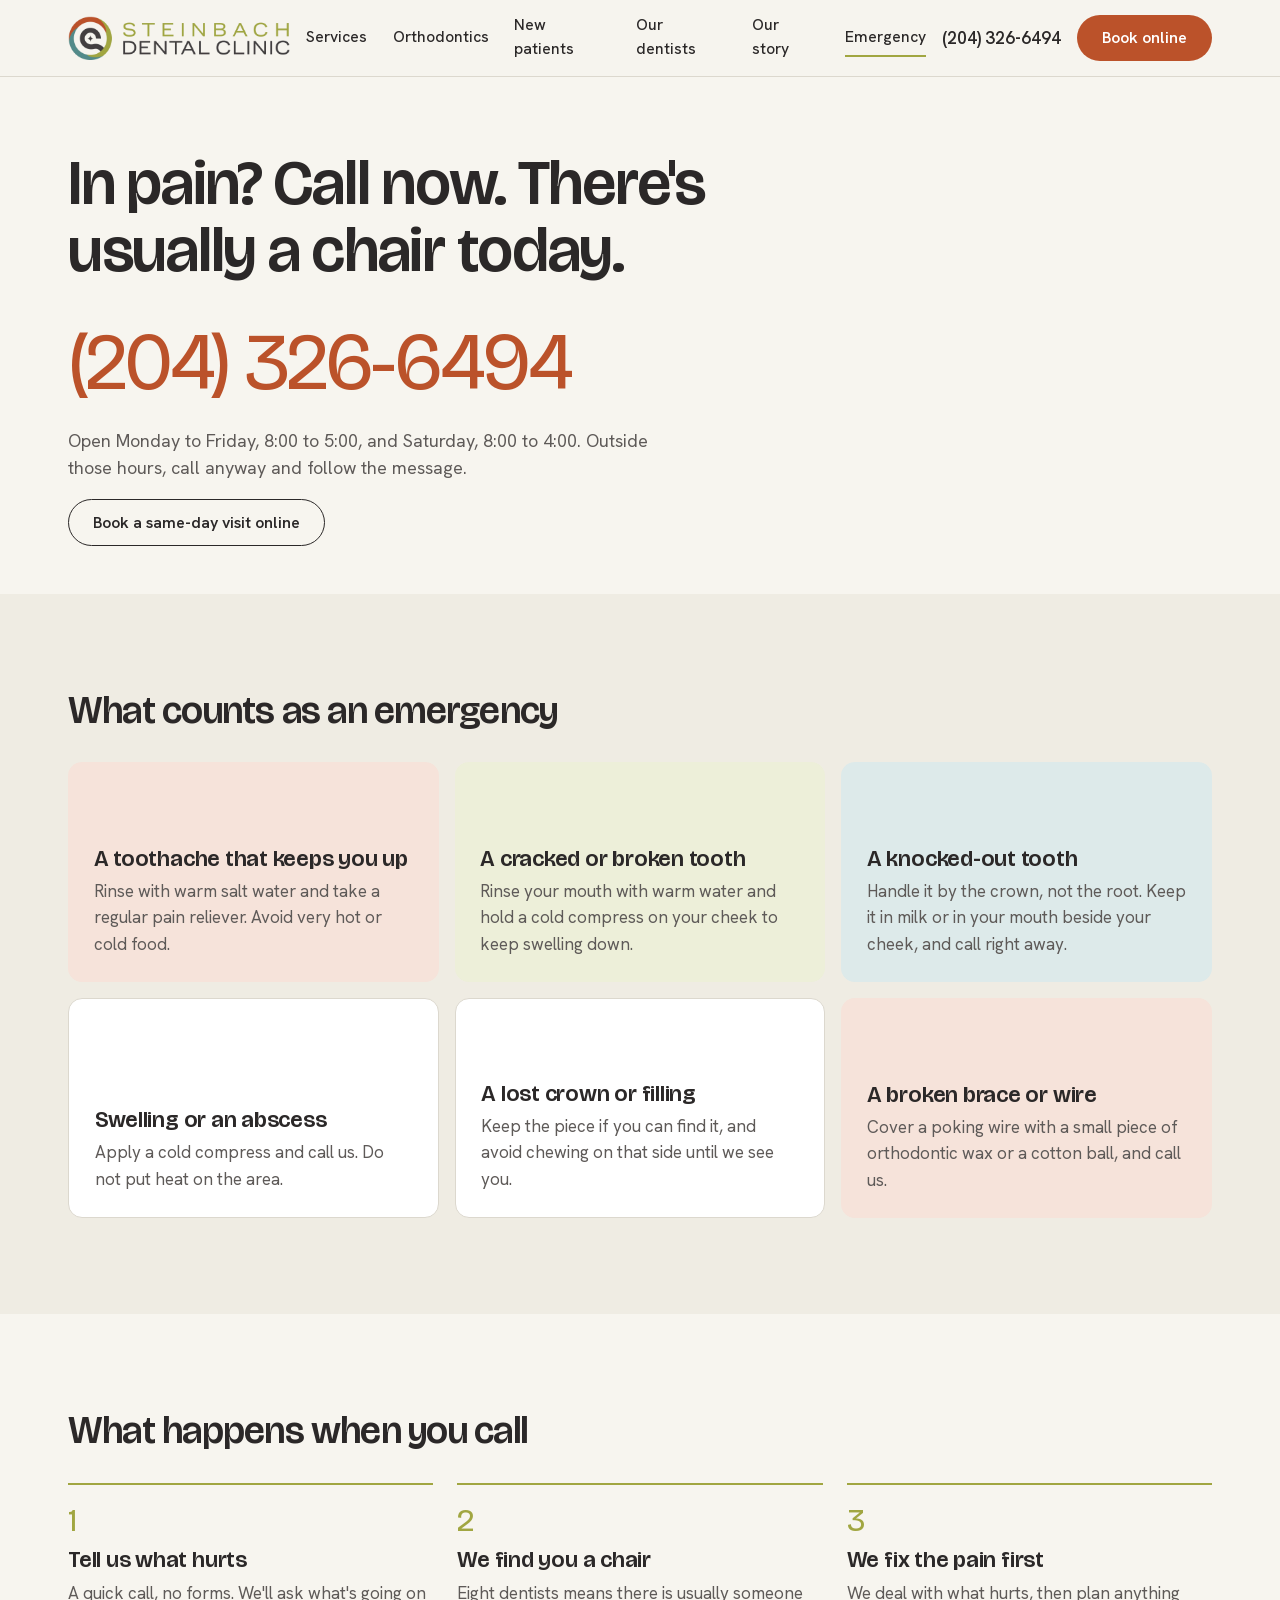
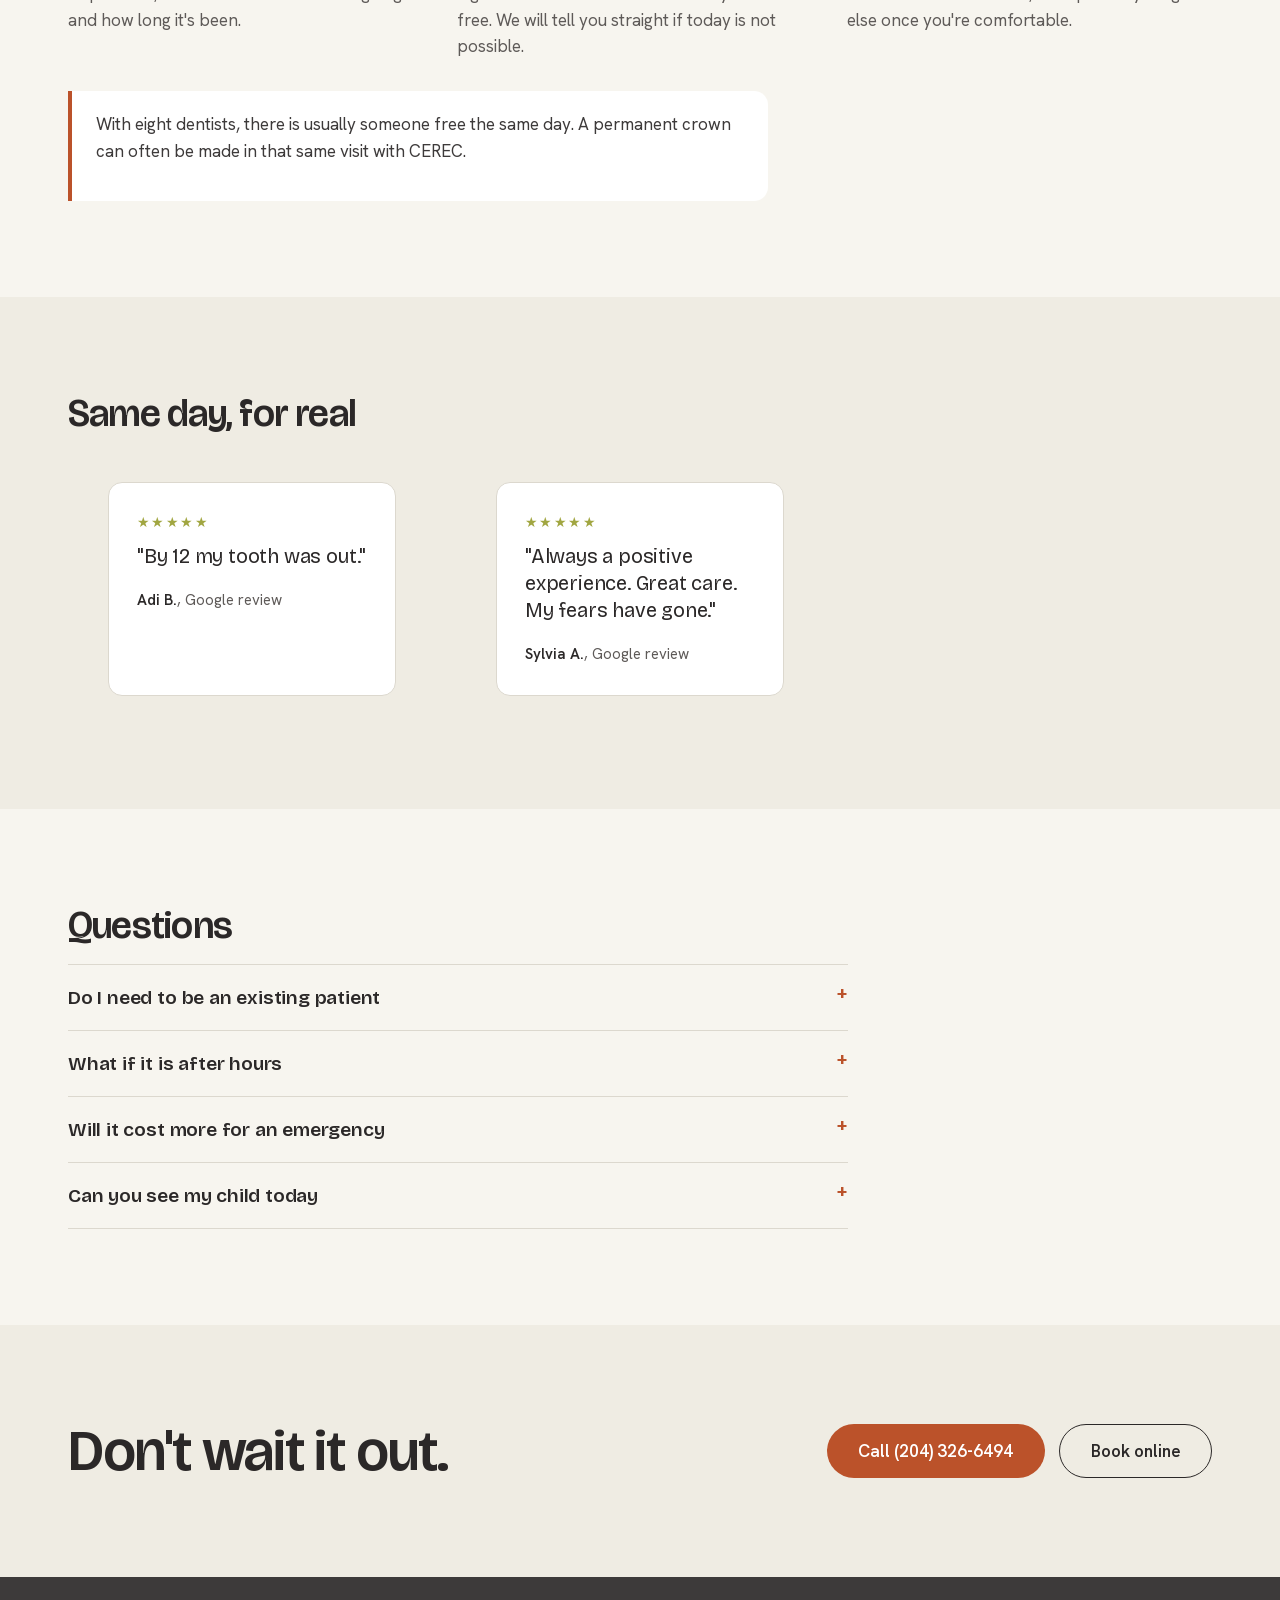
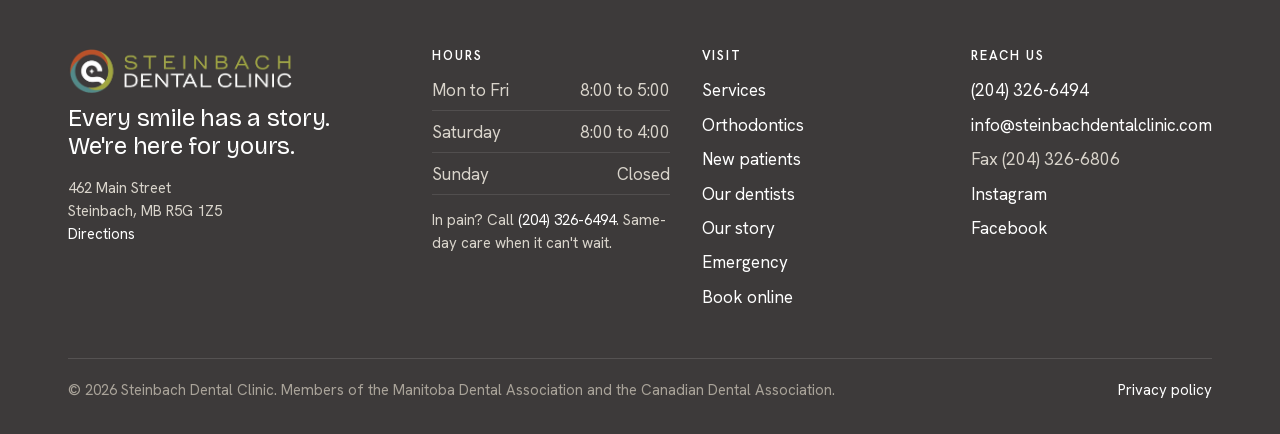
<file: emergency.html>
<!doctype html>
<html lang="en-CA">
<head>
<meta charset="utf-8">
<meta name="viewport" content="width=device-width, initial-scale=1">
<title>Emergency dentist in Steinbach | Steinbach Dental Clinic</title>
<meta name="description" content="In pain? Call (204) 326-6494. With eight dentists, there's usually a chair today. Open Saturdays.">
<meta name="robots" content="noindex, nofollow">
<link rel="icon" href="assets/img/icon-160.png" type="image/png">
<link rel="stylesheet" href="assets/fonts/fonts.css">
<link rel="stylesheet" href="assets/css/site.css?v=20260911b">
<script src="assets/js/alpine-intersect.min.js" defer></script>
<script src="assets/js/alpine.min.js" defer></script>
</head>
<body>
<a class="sr-only" href="#main">Skip to content</a>
<header class="topbar" x-data="{open:false}">
  <div class="wrap">
    <a class="logo" href="index.html" aria-label="Steinbach Dental Clinic home">
      <img class="lockup" src="assets/img/lockup-light.png" alt="Steinbach Dental Clinic" width="220" height="44">
    </a>
    <nav class="nav" aria-label="Main" :class="{open:open}">
      <a href="services.html">Services</a>
      <a href="orthodontics.html">Orthodontics</a>
      <a href="new-patients.html">New patients</a>
      <a href="team.html">Our dentists</a>
      <a href="about.html">Our story</a>
      <a href="emergency.html" class="nav-em" aria-current="page">Emergency</a>
    </nav>
    <div class="actions">
      <a class="phone" href="tel:+12043266494">(204) 326-6494</a>
      <a class="btn btn-primary" href="book.html">Book online</a>
      <button class="menu-btn" x-on:click="open=!open" :aria-expanded="open" x-text="open ? 'Close' : 'Menu'" aria-controls="nav">Menu</button>
    </div>
  </div>
</header>

<main id="main">
<section class="page-head">
  <div class="wrap">
    <h1>In pain? Call now. There's usually a chair today.</h1>
    <a class="big-phone" href="tel:+12043266494">(204) 326-6494</a>
    <p class="lead">Open Monday to Friday, 8:00 to 5:00, and Saturday, 8:00 to 4:00. Outside those hours, call anyway and follow the message.</p>
    <a class="btn btn-ghost" href="book.html">Book a same-day visit online</a>
  </div>
</section>

<section class="section alt">
  <div class="wrap">
    <h2>What counts as an emergency</h2>
    <div class="bento" style="margin-top:2rem">
      <div class="cell tint-rust c-2 reveal" x-data x-intersect.once="$el.classList.add('in')">
        <h3>A toothache that keeps you up</h3>
        <p>Rinse with warm salt water and take a regular pain reliever. Avoid very hot or cold food.</p>
      </div>
      <div class="cell tint-olive c-2 reveal" x-data x-intersect.once="$el.classList.add('in')">
        <h3>A cracked or broken tooth</h3>
        <p>Rinse your mouth with warm water and hold a cold compress on your cheek to keep swelling down.</p>
      </div>
      <div class="cell tint-teal c-2 reveal" x-data x-intersect.once="$el.classList.add('in')">
        <h3>A knocked-out tooth</h3>
        <p>Handle it by the crown, not the root. Keep it in milk or in your mouth beside your cheek, and call right away.</p>
      </div>
      <div class="cell tint-paper c-2 reveal" x-data x-intersect.once="$el.classList.add('in')">
        <h3>Swelling or an abscess</h3>
        <p>Apply a cold compress and call us. Do not put heat on the area.</p>
      </div>
      <div class="cell tint-paper c-2 reveal" x-data x-intersect.once="$el.classList.add('in')">
        <h3>A lost crown or filling</h3>
        <p>Keep the piece if you can find it, and avoid chewing on that side until we see you.</p>
      </div>
      <div class="cell tint-rust c-2 reveal" x-data x-intersect.once="$el.classList.add('in')">
        <h3>A broken brace or wire</h3>
        <p>Cover a poking wire with a small piece of orthodontic wax or a cotton ball, and call us.</p>
      </div>
    </div>
  </div>
</section>

<section class="section">
  <div class="wrap">
    <h2>What happens when you call</h2>
    <div class="steps">
      <div class="step reveal" x-data x-intersect.once="$el.classList.add('in')"><h3>Tell us what hurts</h3><p>A quick call, no forms. We'll ask what's going on and how long it's been.</p></div>
      <div class="step reveal" x-data x-intersect.once="$el.classList.add('in')"><h3>We find you a chair</h3><p>Eight dentists means there is usually someone free. We will tell you straight if today is not possible.</p></div>
      <div class="step reveal" x-data x-intersect.once="$el.classList.add('in')"><h3>We fix the pain first</h3><p>We deal with what hurts, then plan anything else once you're comfortable.</p></div>
    </div>
    <div class="callout reveal" x-data x-intersect.once="$el.classList.add('in')" style="margin-top:2rem">
      <p>With eight dentists, there is usually someone free the same day. A permanent crown can often be made in that same visit with CEREC.</p>
    </div>
  </div>
</section>

<section class="section alt">
  <div class="wrap">
    <h2>Same day, for real</h2>
    <div class="quotes" style="margin-top:2rem">
      <figure class="quote reveal" x-data x-intersect.once="$el.classList.add('in')">
        <div class="stars" aria-label="5 stars">&#9733;&#9733;&#9733;&#9733;&#9733;</div>
        <p>"By 12 my tooth was out."</p>
        <figcaption><cite><b>Adi B.</b>, Google review</cite></figcaption>
      </figure>
      <figure class="quote reveal" x-data x-intersect.once="$el.classList.add('in')">
        <div class="stars" aria-label="5 stars">&#9733;&#9733;&#9733;&#9733;&#9733;</div>
        <p>"Always a positive experience. Great care. My fears have gone."</p>
        <figcaption><cite><b>Sylvia A.</b>, Google review</cite></figcaption>
      </figure>
    </div>
  </div>
</section>

<section class="section">
  <div class="wrap">
    <h2>Questions</h2>
    <div class="faq">
      <details class="reveal" x-data x-intersect.once="$el.classList.add('in')">
        <summary>Do I need to be an existing patient</summary>
        <div class="a"><p>No. Call the number above and we'll get you seen.</p></div>
      </details>
      <details class="reveal" x-data x-intersect.once="$el.classList.add('in')">
        <summary>What if it is after hours</summary>
        <div class="a"><p>Call anyway. Our message will tell you what to do next.</p></div>
      </details>
      <details class="reveal" x-data x-intersect.once="$el.classList.add('in')">
        <summary>Will it cost more for an emergency</summary>
        <div class="a"><p>Fees follow the Manitoba fee guide, the same as any visit.</p></div>
      </details>
      <details class="reveal" x-data x-intersect.once="$el.classList.add('in')">
        <summary>Can you see my child today</summary>
        <div class="a"><p>Yes. Call the number above and tell us what's going on.</p></div>
      </details>
    </div>
  </div>
</section>

<section class="section alt close-cta">
  <div class="wrap grid">
    <h2>Don't wait it out.</h2>
    <div class="cta" style="display:flex;gap:.9rem;flex-wrap:wrap">
      <a class="btn btn-primary btn-lg" href="tel:+12043266494">Call (204) 326-6494</a>
      <a class="btn btn-ghost btn-lg" href="book.html">Book online</a>
    </div>
  </div>
</section>

</main>

<footer class="footer">
  <div class="wrap">
    <div class="grid">
      <div>
        <a class="logo" href="index.html" aria-label="Steinbach Dental Clinic home">
          <img class="lockup" src="assets/img/lockup-dark.png" alt="Steinbach Dental Clinic" width="220" height="44">
        </a>
        <p class="tag">Every smile has a story. We're here for yours.</p>
        <p class="small">462 Main Street<br>Steinbach, MB R5G 1Z5<br><a href="https://maps.google.com/?q=462+Main+Street+Steinbach+MB">Directions</a></p>
      </div>
      <div>
        <h4>Hours</h4>
        <ul class="hours">
          <li><span>Mon to Fri</span><span>8:00 to 5:00</span></li>
          <li><span>Saturday</span><span>8:00 to 4:00</span></li>
          <li><span>Sunday</span><span>Closed</span></li>
        </ul>
        <p class="small" style="margin-top:.9rem">In pain? Call <a href="tel:+12043266494">(204) 326-6494</a>. Same-day care when it can't wait.</p>
      </div>
      <div>
        <h4>Visit</h4>
        <ul>
          <li><a href="services.html">Services</a></li>
          <li><a href="orthodontics.html">Orthodontics</a></li>
          <li><a href="new-patients.html">New patients</a></li>
          <li><a href="team.html">Our dentists</a></li>
          <li><a href="about.html">Our story</a></li>
          <li><a href="emergency.html">Emergency</a></li>
          <li><a href="book.html">Book online</a></li>
        </ul>
      </div>
      <div>
        <h4>Reach us</h4>
        <ul>
          <li><a href="tel:+12043266494">(204) 326-6494</a></li>
          <li><a href="mailto:info@steinbachdentalclinic.com">info@steinbachdentalclinic.com</a></li>
          <li>Fax (204) 326-6806</li>
          <li><a href="https://www.instagram.com/steinbach.dental.clinic/">Instagram</a></li>
          <li><a href="https://www.facebook.com/SteinbachDentalClinic">Facebook</a></li>
        </ul>
      </div>
    </div>
    <div class="legal">
      <span>&copy; 2026 Steinbach Dental Clinic. Members of the Manitoba Dental Association and the Canadian Dental Association.</span>
      <span><a href="https://steinbachdentalclinic.com/privacy-policy/">Privacy policy</a></span>
    </div>
  </div>
</footer>
</body>
</html>
</file>
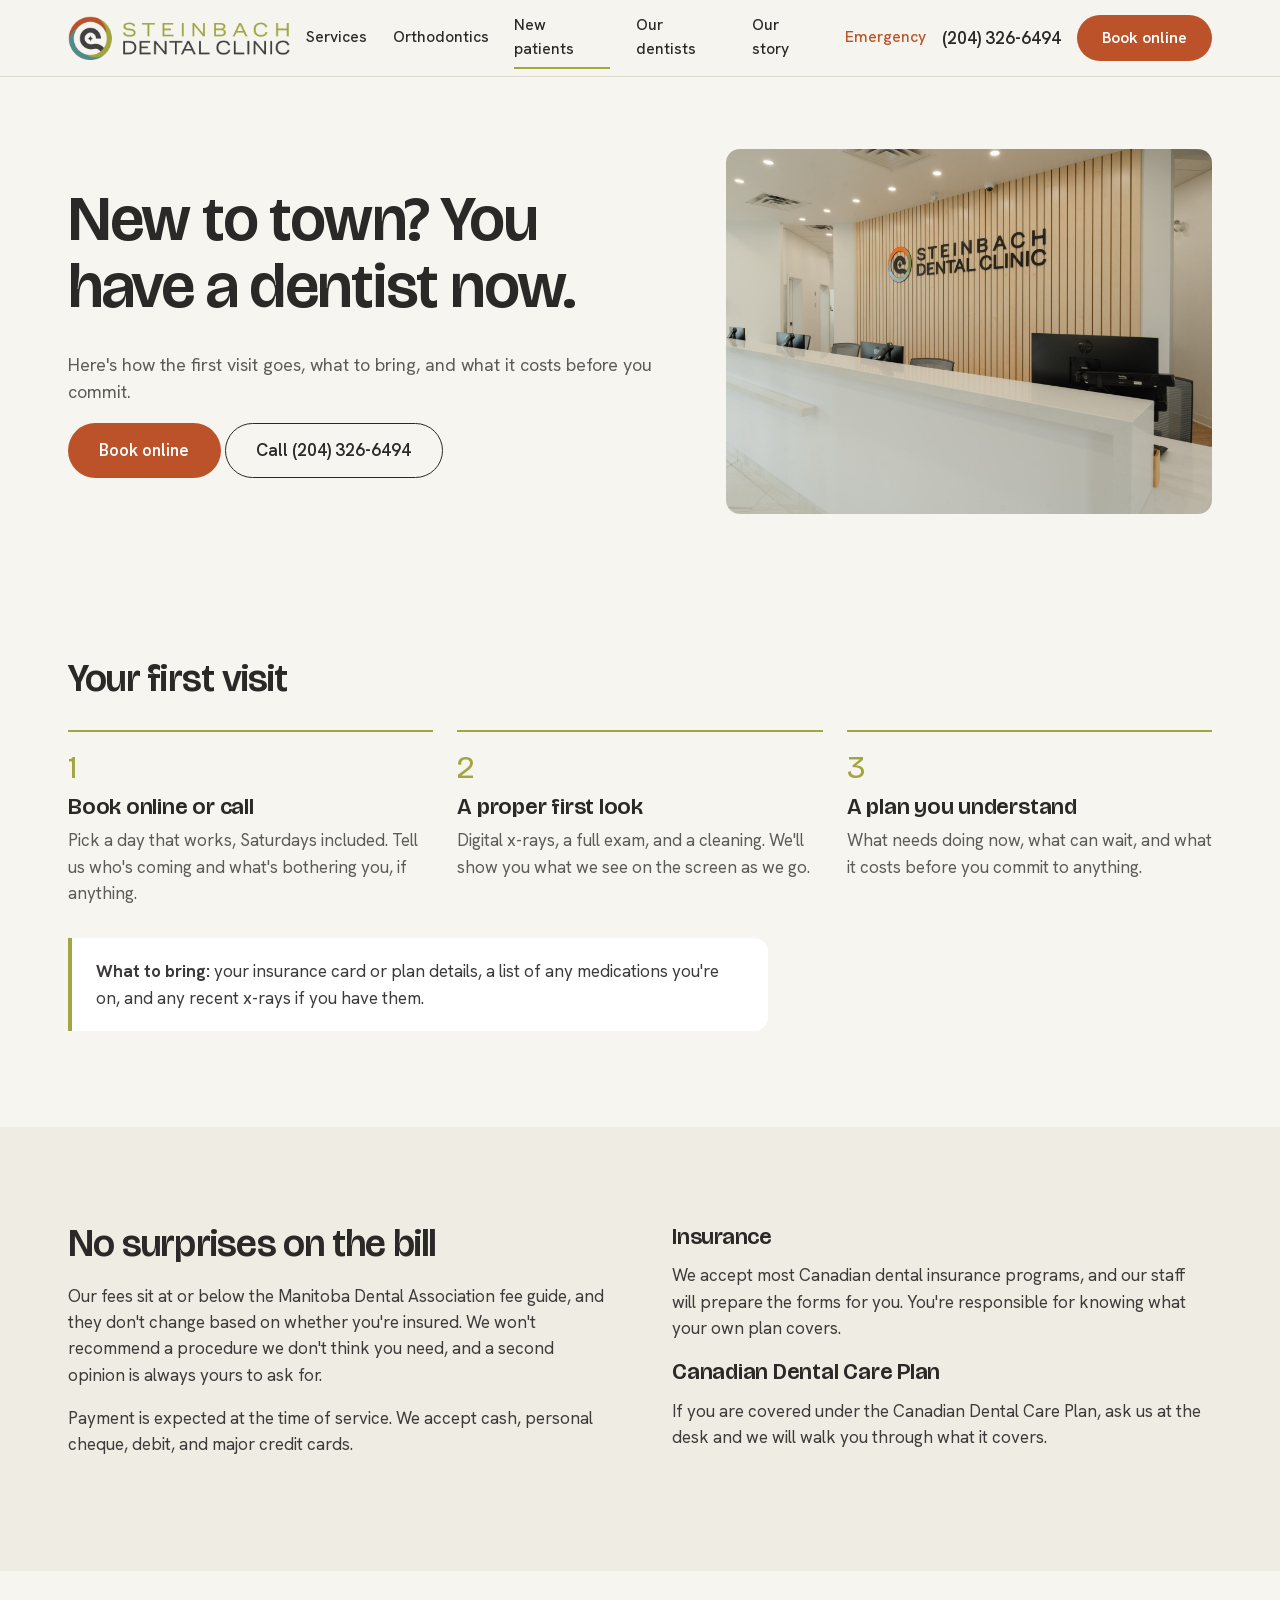
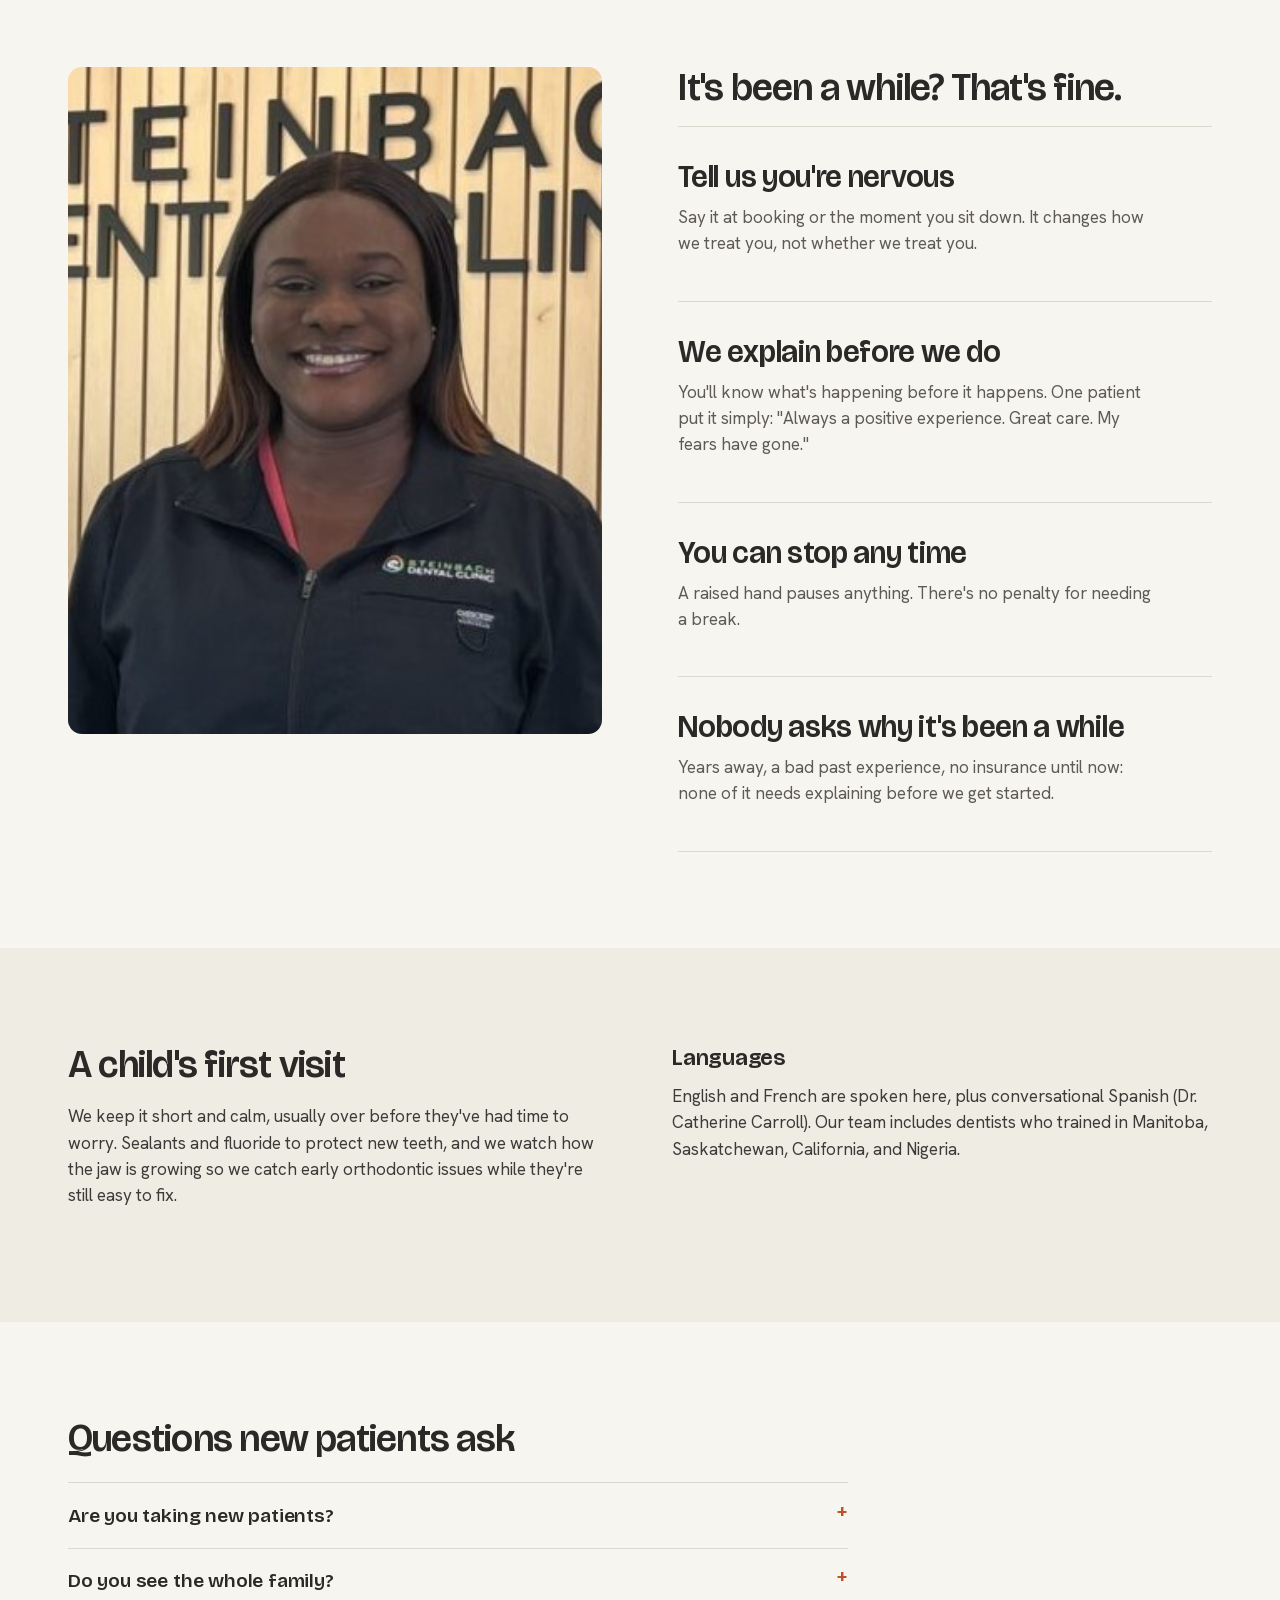
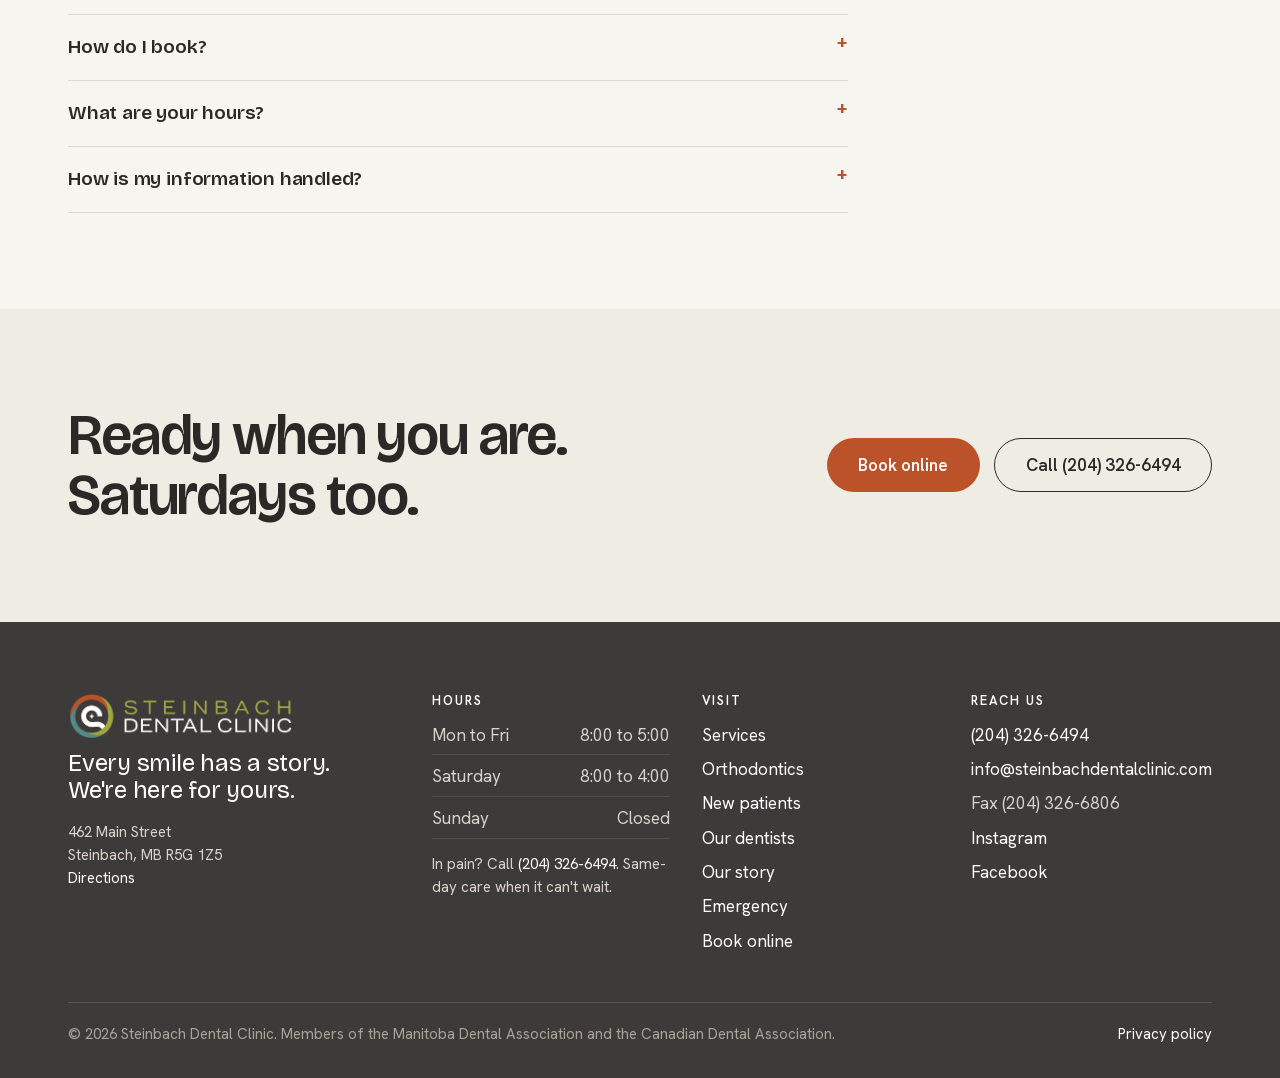
<file: new-patients.html>
<!doctype html>
<html lang="en-CA">
<head>
<meta charset="utf-8">
<meta name="viewport" content="width=device-width, initial-scale=1">
<title>New patients | Steinbach Dental Clinic</title>
<meta name="description" content="New to Steinbach or coming back after a while? Here's how your first visit goes, what to bring, and what it costs before you commit.">
<meta name="robots" content="noindex, nofollow">
<link rel="icon" href="assets/img/icon-160.png" type="image/png">
<link rel="stylesheet" href="assets/fonts/fonts.css">
<link rel="stylesheet" href="assets/css/site.css?v=20260911b">
<script src="assets/js/alpine-intersect.min.js" defer></script>
<script src="assets/js/alpine.min.js" defer></script>
</head>
<body>
<a class="sr-only" href="#main">Skip to content</a>
<header class="topbar" x-data="{open:false}">
  <div class="wrap">
    <a class="logo" href="index.html" aria-label="Steinbach Dental Clinic home">
      <img class="lockup" src="assets/img/lockup-light.png" alt="Steinbach Dental Clinic" width="220" height="44">
    </a>
    <nav class="nav" aria-label="Main" :class="{open:open}">
      <a href="services.html">Services</a>
      <a href="orthodontics.html">Orthodontics</a>
      <a href="new-patients.html" aria-current="page">New patients</a>
      <a href="team.html">Our dentists</a>
      <a href="about.html">Our story</a>
      <a href="emergency.html" class="nav-em">Emergency</a>
    </nav>
    <div class="actions">
      <a class="phone" href="tel:+12043266494">(204) 326-6494</a>
      <a class="btn btn-primary" href="book.html">Book online</a>
      <button class="menu-btn" x-on:click="open=!open" :aria-expanded="open" x-text="open ? 'Close' : 'Menu'" aria-controls="nav">Menu</button>
    </div>
  </div>
</header>

<main id="main">
<section class="page-head with-img">
  <div class="wrap grid">
    <div>
      <h1>New to town? You have a dentist now.</h1>
      <p class="lead">Here's how the first visit goes, what to bring, and what it costs before you commit.</p>
      <div class="cta">
        <a class="btn btn-primary btn-lg" href="book.html">Book online</a>
        <a class="btn btn-ghost btn-lg" href="tel:+12043266494">Call (204) 326-6494</a>
      </div>
    </div>
    <img src="assets/img/reception.jpg" alt="The front desk at Steinbach Dental Clinic">
  </div>
</section>

<section class="section">
  <div class="wrap">
    <h2>Your first visit</h2>
    <div class="steps">
      <div class="step reveal" x-data x-intersect.once="$el.classList.add('in')"><h3>Book online or call</h3><p>Pick a day that works, Saturdays included. Tell us who's coming and what's bothering you, if anything.</p></div>
      <div class="step reveal" x-data x-intersect.once="$el.classList.add('in')"><h3>A proper first look</h3><p>Digital x-rays, a full exam, and a cleaning. We'll show you what we see on the screen as we go.</p></div>
      <div class="step reveal" x-data x-intersect.once="$el.classList.add('in')"><h3>A plan you understand</h3><p>What needs doing now, what can wait, and what it costs before you commit to anything.</p></div>
    </div>
    <div class="callout olive reveal" x-data x-intersect.once="$el.classList.add('in')" style="margin-top:2rem">
      <b>What to bring:</b> your insurance card or plan details, a list of any medications you're on, and any recent x-rays if you have them.
    </div>
  </div>
</section>

<section class="section alt" id="fees">
  <div class="wrap cols">
    <div class="reveal" x-data x-intersect.once="$el.classList.add('in')">
      <h2>No surprises on the bill</h2>
      <div class="prose">
        <p>Our fees sit at or below the Manitoba Dental Association fee guide, and they don't change based on whether you're insured. We won't recommend a procedure we don't think you need, and a second opinion is always yours to ask for.</p>
        <p>Payment is expected at the time of service. We accept cash, personal cheque, debit, and major credit cards.</p>
      </div>
    </div>
    <div class="reveal" x-data x-intersect.once="$el.classList.add('in')">
      <h3>Insurance</h3>
      <p>We accept most Canadian dental insurance programs, and our staff will prepare the forms for you. You're responsible for knowing what your own plan covers.</p>
      <h3>Canadian Dental Care Plan</h3>
      <p>If you are covered under the Canadian Dental Care Plan, ask us at the desk and we will walk you through what it covers.</p>
    </div>
  </div>
</section>

<section class="section" id="nervous">
  <div class="wrap split">
    <div class="sticky reveal" x-data x-intersect.once="$el.classList.add('in')">
      <img src="assets/img/dr-eregie.jpg" alt="Dr. Uyiosa Eregie">
    </div>
    <div>
      <h2>It's been a while? That's fine.</h2>
      <div class="rows">
        <div class="row reveal" x-data x-intersect.once="$el.classList.add('in')">
          <h3>Tell us you're nervous</h3>
          <p>Say it at booking or the moment you sit down. It changes how we treat you, not whether we treat you.</p>
        </div>
        <div class="row reveal" x-data x-intersect.once="$el.classList.add('in')">
          <h3>We explain before we do</h3>
          <p>You'll know what's happening before it happens. One patient put it simply: "Always a positive experience. Great care. My fears have gone."</p>
        </div>
        <div class="row reveal" x-data x-intersect.once="$el.classList.add('in')">
          <h3>You can stop any time</h3>
          <p>A raised hand pauses anything. There's no penalty for needing a break.</p>
        </div>
        <div class="row reveal" x-data x-intersect.once="$el.classList.add('in')">
          <h3>Nobody asks why it's been a while</h3>
          <p>Years away, a bad past experience, no insurance until now: none of it needs explaining before we get started.</p>
        </div>
      </div>
    </div>
  </div>
</section>

<section class="section alt" id="kids">
  <div class="wrap cols">
    <div class="reveal" x-data x-intersect.once="$el.classList.add('in')">
      <h2>A child's first visit</h2>
      <p>We keep it short and calm, usually over before they've had time to worry. Sealants and fluoride to protect new teeth, and we watch how the jaw is growing so we catch early orthodontic issues while they're still easy to fix.</p>
    </div>
    <div class="reveal" x-data x-intersect.once="$el.classList.add('in')">
      <h3>Languages</h3>
      <p>English and French are spoken here, plus conversational Spanish (Dr. Catherine Carroll). Our team includes dentists who trained in Manitoba, Saskatchewan, California, and Nigeria.</p>
    </div>
  </div>
</section>

<section class="section">
  <div class="wrap">
    <h2>Questions new patients ask</h2>
    <div class="faq" style="margin-top:1.5rem">
      <details>
        <summary>Are you taking new patients?</summary>
        <div class="a"><p>Yes. Steinbach and the surrounding area keep growing, and we're set up to take on new families.</p></div>
      </details>
      <details>
        <summary>Do you see the whole family?</summary>
        <div class="a"><p>Yes, from a child's first visit through braces, implants, and dentures. Eight dentists means most of what a family needs stays under one roof.</p></div>
      </details>
      <details>
        <summary>How do I book?</summary>
        <div class="a"><p>Book online or call (204) 326-6494. Let us know if anything is bothering you now so we can plan the visit around it.</p></div>
      </details>
      <details>
        <summary>What are your hours?</summary>
        <div class="a"><p>Monday to Friday, 8:00 to 5:00. Saturday, 8:00 to 4:00. Closed Sunday.</p></div>
      </details>
      <details>
        <summary>How is my information handled?</summary>
        <div class="a"><p>We use your details to book, confirm, and carry out your care and to file insurance claims. The full policy is at <a href="https://steinbachdentalclinic.com/privacy-policy/">steinbachdentalclinic.com/privacy-policy</a>.</p></div>
      </details>
    </div>
  </div>
</section>

<section class="section alt close-cta">
  <div class="wrap grid">
    <h2>Ready when you are. Saturdays too.</h2>
    <div class="cta" style="display:flex;gap:.9rem;flex-wrap:wrap">
      <a class="btn btn-primary btn-lg" href="book.html">Book online</a>
      <a class="btn btn-ghost btn-lg" href="tel:+12043266494">Call (204) 326-6494</a>
    </div>
  </div>
</section>

</main>

<footer class="footer">
  <div class="wrap">
    <div class="grid">
      <div>
        <a class="logo" href="index.html" aria-label="Steinbach Dental Clinic home">
          <img class="lockup" src="assets/img/lockup-dark.png" alt="Steinbach Dental Clinic" width="220" height="44">
        </a>
        <p class="tag">Every smile has a story. We're here for yours.</p>
        <p class="small">462 Main Street<br>Steinbach, MB R5G 1Z5<br><a href="https://maps.google.com/?q=462+Main+Street+Steinbach+MB">Directions</a></p>
      </div>
      <div>
        <h4>Hours</h4>
        <ul class="hours">
          <li><span>Mon to Fri</span><span>8:00 to 5:00</span></li>
          <li><span>Saturday</span><span>8:00 to 4:00</span></li>
          <li><span>Sunday</span><span>Closed</span></li>
        </ul>
        <p class="small" style="margin-top:.9rem">In pain? Call <a href="tel:+12043266494">(204) 326-6494</a>. Same-day care when it can't wait.</p>
      </div>
      <div>
        <h4>Visit</h4>
        <ul>
          <li><a href="services.html">Services</a></li>
          <li><a href="orthodontics.html">Orthodontics</a></li>
          <li><a href="new-patients.html">New patients</a></li>
          <li><a href="team.html">Our dentists</a></li>
          <li><a href="about.html">Our story</a></li>
          <li><a href="emergency.html">Emergency</a></li>
          <li><a href="book.html">Book online</a></li>
        </ul>
      </div>
      <div>
        <h4>Reach us</h4>
        <ul>
          <li><a href="tel:+12043266494">(204) 326-6494</a></li>
          <li><a href="mailto:info@steinbachdentalclinic.com">info@steinbachdentalclinic.com</a></li>
          <li>Fax (204) 326-6806</li>
          <li><a href="https://www.instagram.com/steinbach.dental.clinic/">Instagram</a></li>
          <li><a href="https://www.facebook.com/SteinbachDentalClinic">Facebook</a></li>
        </ul>
      </div>
    </div>
    <div class="legal">
      <span>&copy; 2026 Steinbach Dental Clinic. Members of the Manitoba Dental Association and the Canadian Dental Association.</span>
      <span><a href="https://steinbachdentalclinic.com/privacy-policy/">Privacy policy</a></span>
    </div>
  </div>
</footer>
</body>
</html>
</file>
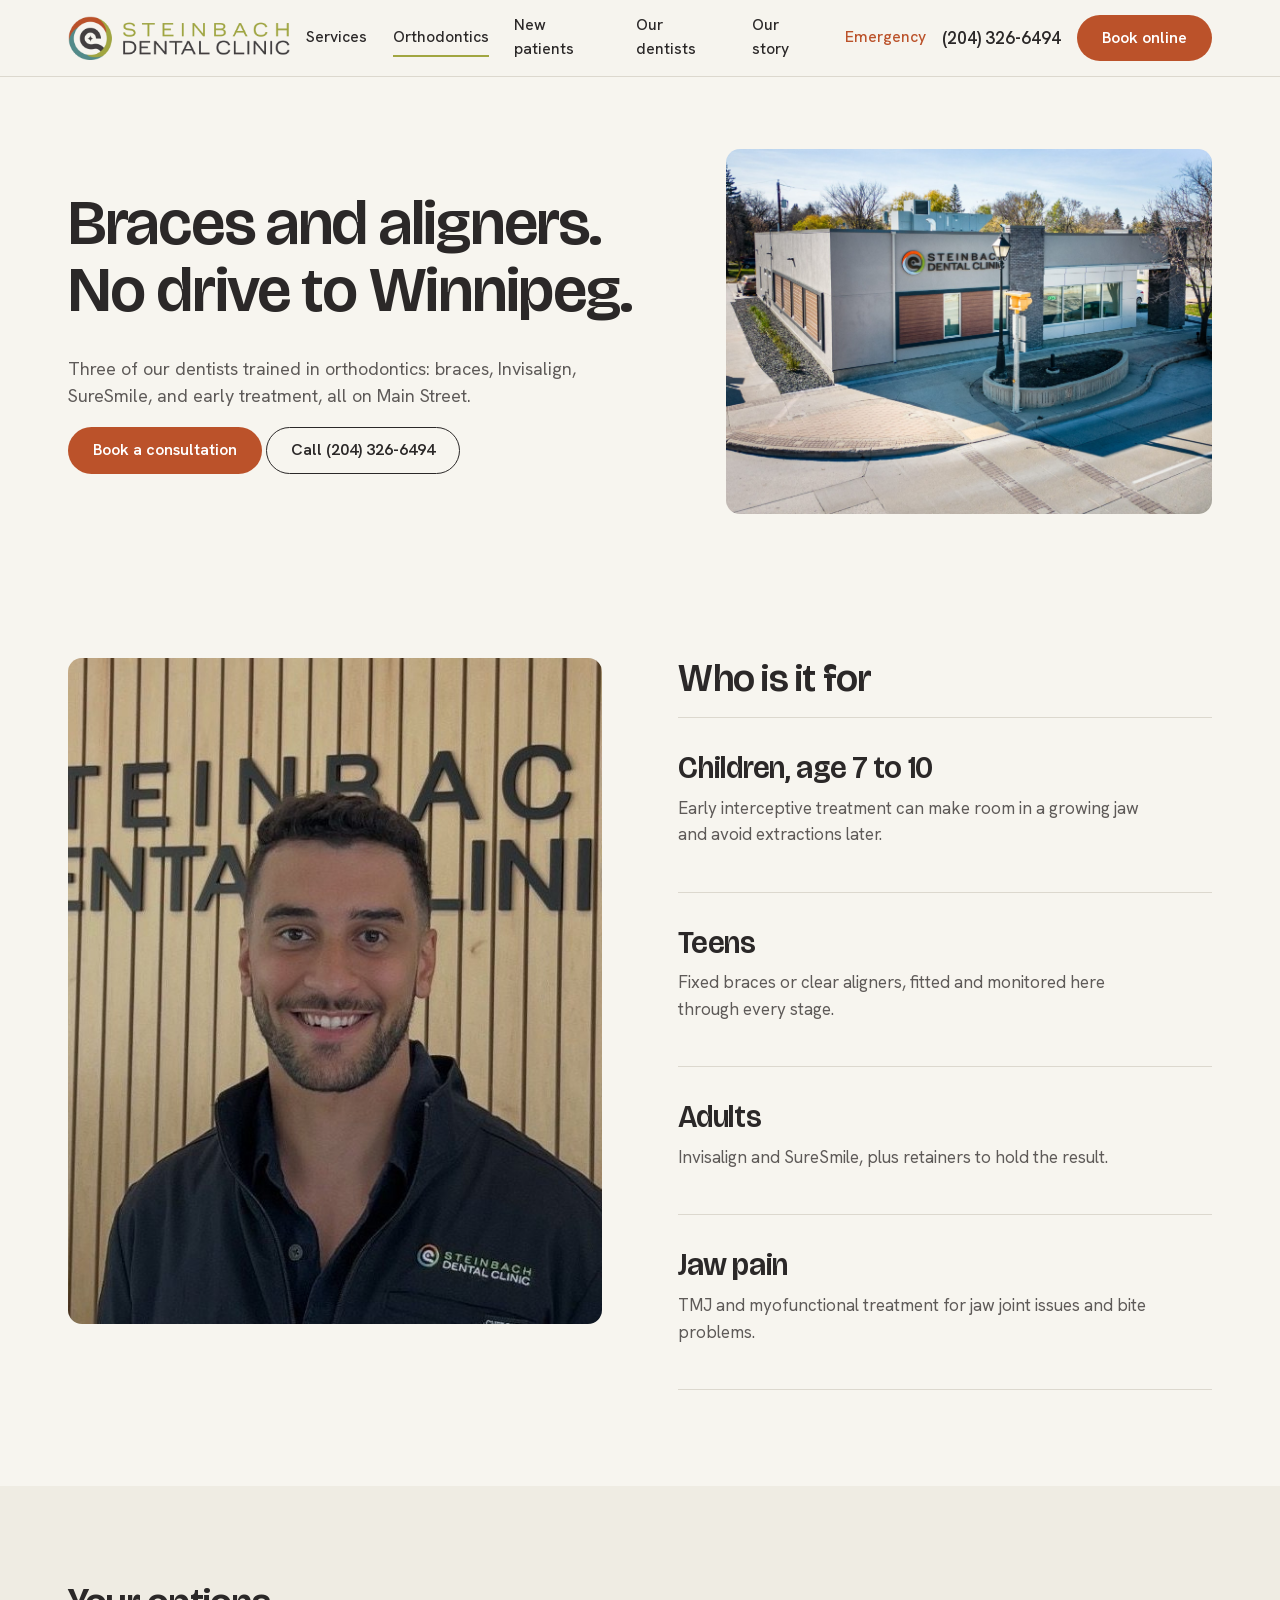
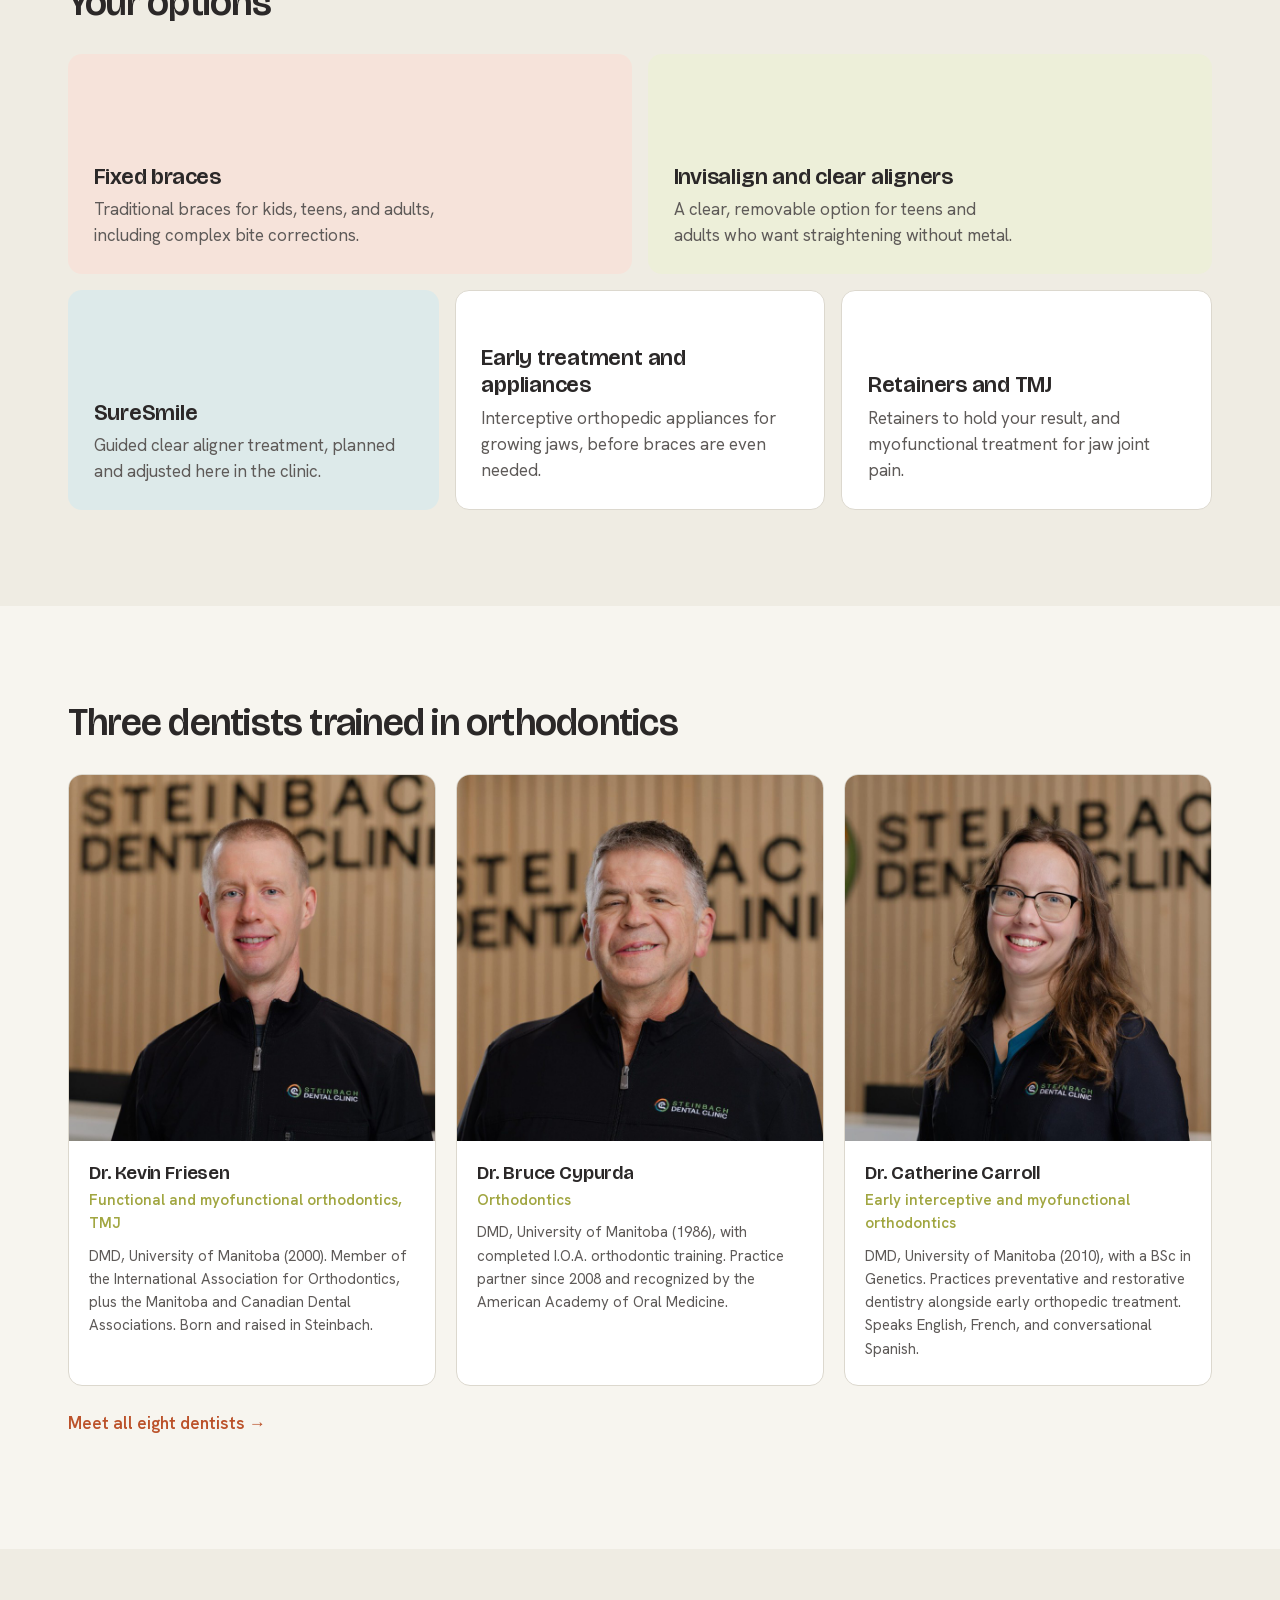
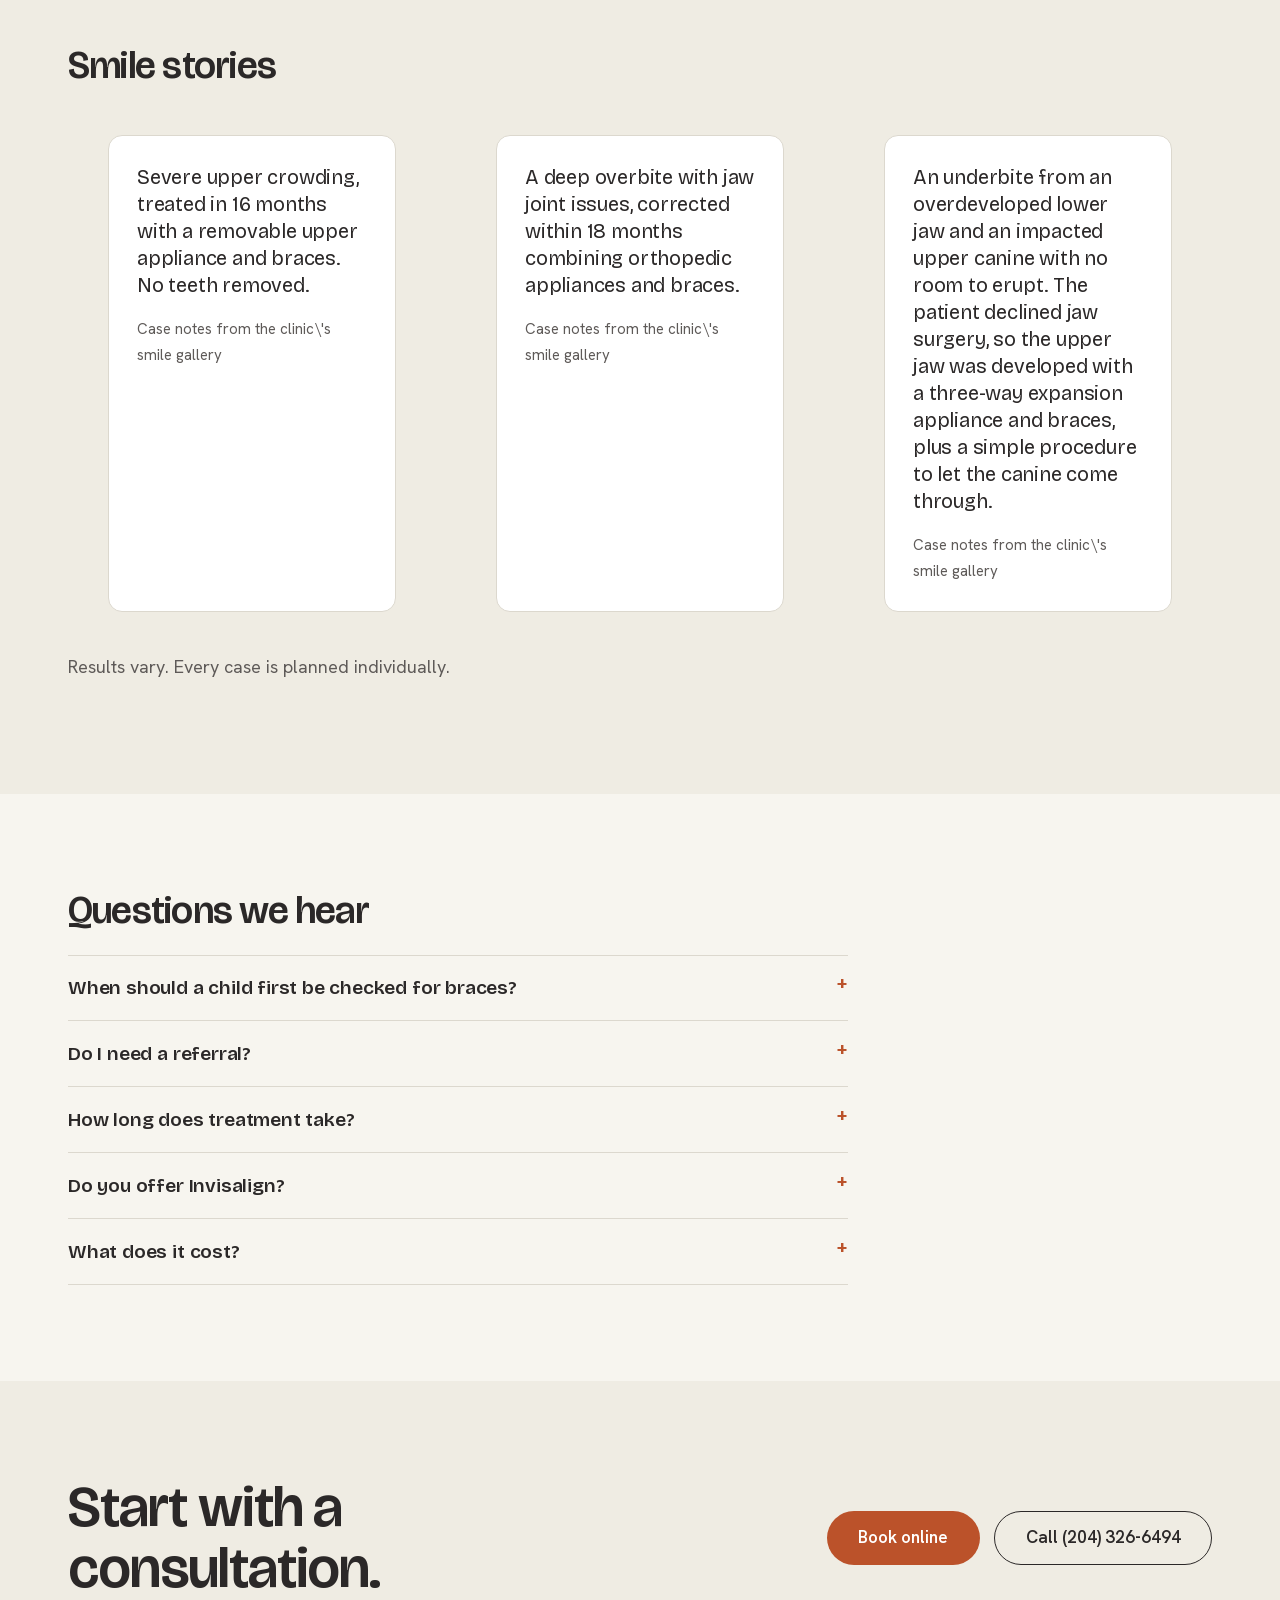
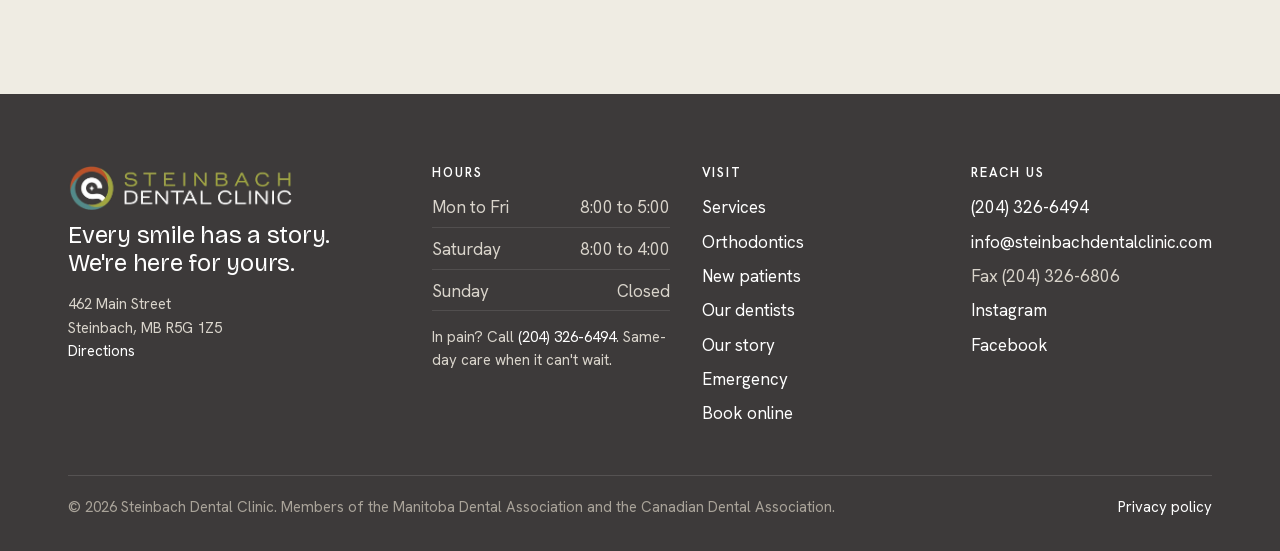
<file: orthodontics.html>
<!doctype html>
<html lang="en-CA">
<head>
<meta charset="utf-8">
<meta name="viewport" content="width=device-width, initial-scale=1">
<title>Braces and Invisalign in Steinbach | Steinbach Dental Clinic</title>
<meta name="description" content="Braces, Invisalign, and SureSmile from three dentists trained in orthodontics. Right on Main Street, no drive to Winnipeg.">
<meta name="robots" content="noindex, nofollow">
<link rel="icon" href="assets/img/icon-160.png" type="image/png">
<link rel="stylesheet" href="assets/fonts/fonts.css">
<link rel="stylesheet" href="assets/css/site.css?v=20260911b">
<script src="assets/js/alpine-intersect.min.js" defer></script>
<script src="assets/js/alpine.min.js" defer></script>
</head>
<body>
<a class="sr-only" href="#main">Skip to content</a>
<header class="topbar" x-data="{open:false}">
  <div class="wrap">
    <a class="logo" href="index.html" aria-label="Steinbach Dental Clinic home">
      <img class="lockup" src="assets/img/lockup-light.png" alt="Steinbach Dental Clinic" width="220" height="44">
    </a>
    <nav class="nav" aria-label="Main" :class="{open:open}">
      <a href="services.html">Services</a>
      <a href="orthodontics.html" aria-current="page">Orthodontics</a>
      <a href="new-patients.html">New patients</a>
      <a href="team.html">Our dentists</a>
      <a href="about.html">Our story</a>
      <a href="emergency.html" class="nav-em">Emergency</a>
    </nav>
    <div class="actions">
      <a class="phone" href="tel:+12043266494">(204) 326-6494</a>
      <a class="btn btn-primary" href="book.html">Book online</a>
      <button class="menu-btn" x-on:click="open=!open" :aria-expanded="open" x-text="open ? 'Close' : 'Menu'" aria-controls="nav">Menu</button>
    </div>
  </div>
</header>

<main id="main">
<section class="page-head with-img">
  <div class="wrap grid">
    <div>
      <h1>Braces and aligners. No drive to Winnipeg.</h1>
      <p class="lead">Three of our dentists trained in orthodontics: braces, Invisalign, SureSmile, and early treatment, all on Main Street.</p>
      <div class="cta">
        <a class="btn btn-primary" href="book.html">Book a consultation</a>
        <a class="btn btn-ghost" href="tel:+12043266494">Call (204) 326-6494</a>
      </div>
    </div>
    <img src="assets/img/exterior-2026.jpg" alt="Steinbach Dental Clinic at 462 Main Street" width="1200" height="900">
  </div>
</section>

<section class="section">
  <div class="wrap split">
    <div class="sticky reveal" x-data x-intersect.once="$el.classList.add('in')">
      <img src="assets/img/dr-elawah.jpg" alt="The Steinbach Dental Clinic team in front of the clinic wall" width="1200" height="1500">
    </div>
    <div>
      <h2>Who is it for</h2>
      <div class="rows">
        <div class="row reveal" x-data x-intersect.once="$el.classList.add('in')">
          <h3>Children, age 7 to 10</h3>
          <p>Early interceptive treatment can make room in a growing jaw and avoid extractions later.</p>
        </div>
        <div class="row reveal" x-data x-intersect.once="$el.classList.add('in')">
          <h3>Teens</h3>
          <p>Fixed braces or clear aligners, fitted and monitored here through every stage.</p>
        </div>
        <div class="row reveal" x-data x-intersect.once="$el.classList.add('in')">
          <h3>Adults</h3>
          <p>Invisalign and SureSmile, plus retainers to hold the result.</p>
        </div>
        <div class="row reveal" x-data x-intersect.once="$el.classList.add('in')">
          <h3>Jaw pain</h3>
          <p>TMJ and myofunctional treatment for jaw joint issues and bite problems.</p>
        </div>
      </div>
    </div>
  </div>
</section>

<section class="section alt">
  <div class="wrap">
    <h2>Your options</h2>
    <div class="bento" style="margin-top:2rem">
      <div class="cell tint-rust c-3 reveal" x-data x-intersect.once="$el.classList.add('in')">
        <h3>Fixed braces</h3>
        <p>Traditional braces for kids, teens, and adults, including complex bite corrections.</p>
      </div>
      <div class="cell tint-olive c-3 reveal" x-data x-intersect.once="$el.classList.add('in')">
        <h3>Invisalign and clear aligners</h3>
        <p>A clear, removable option for teens and adults who want straightening without metal.</p>
      </div>
      <div class="cell tint-teal c-2 reveal" x-data x-intersect.once="$el.classList.add('in')">
        <h3>SureSmile</h3>
        <p>Guided clear aligner treatment, planned and adjusted here in the clinic.</p>
      </div>
      <div class="cell tint-paper c-2 reveal" x-data x-intersect.once="$el.classList.add('in')">
        <h3>Early treatment and appliances</h3>
        <p>Interceptive orthopedic appliances for growing jaws, before braces are even needed.</p>
      </div>
      <div class="cell tint-paper c-2 reveal" x-data x-intersect.once="$el.classList.add('in')">
        <h3>Retainers and TMJ</h3>
        <p>Retainers to hold your result, and myofunctional treatment for jaw joint pain.</p>
      </div>
    </div>
  </div>
</section>

<section class="section">
  <div class="wrap">
    <h2>Three dentists trained in orthodontics</h2>
    <div class="cards three" style="margin-top:2rem">
      <div class="card reveal" x-data x-intersect.once="$el.classList.add('in')">
        <img src="assets/img/dr-friesen.jpg" alt="Dr. Kevin Friesen" width="800" height="800">
        <div class="body">
          <h3>Dr. Kevin Friesen</h3>
          <p class="role">Functional and myofunctional orthodontics, TMJ</p>
          <p>DMD, University of Manitoba (2000). Member of the International Association for Orthodontics, plus the Manitoba and Canadian Dental Associations. Born and raised in Steinbach.</p>
        </div>
      </div>
      <div class="card reveal" x-data x-intersect.once="$el.classList.add('in')">
        <img src="assets/img/dr-cypurda.jpg" alt="Dr. Bruce Cypurda" width="800" height="800">
        <div class="body">
          <h3>Dr. Bruce Cypurda</h3>
          <p class="role">Orthodontics</p>
          <p>DMD, University of Manitoba (1986), with completed I.O.A. orthodontic training. Practice partner since 2008 and recognized by the American Academy of Oral Medicine.</p>
        </div>
      </div>
      <div class="card reveal" x-data x-intersect.once="$el.classList.add('in')">
        <img src="assets/img/dr-carroll.jpg" alt="Dr. Catherine Carroll" width="800" height="800">
        <div class="body">
          <h3>Dr. Catherine Carroll</h3>
          <p class="role">Early interceptive and myofunctional orthodontics</p>
          <p>DMD, University of Manitoba (2010), with a BSc in Genetics. Practices preventative and restorative dentistry alongside early orthopedic treatment. Speaks English, French, and conversational Spanish.</p>
        </div>
      </div>
    </div>
    <p style="margin-top:1.5rem"><a class="link-arrow" href="team.html">Meet all eight dentists</a></p>
  </div>
</section>

<section class="section alt">
  <div class="wrap">
    <h2>Smile stories</h2>
    <div class="quotes" style="margin-top:2rem">
      <figure class="quote reveal" x-data x-intersect.once="$el.classList.add('in')">
        <p>Severe upper crowding, treated in 16 months with a removable upper appliance and braces. No teeth removed.</p>
        <figcaption><cite>Case notes from the clinic\'s smile gallery</cite></figcaption>
      </figure>
      <figure class="quote reveal" x-data x-intersect.once="$el.classList.add('in')">
        <p>A deep overbite with jaw joint issues, corrected within 18 months combining orthopedic appliances and braces.</p>
        <figcaption><cite>Case notes from the clinic\'s smile gallery</cite></figcaption>
      </figure>
      <figure class="quote reveal" x-data x-intersect.once="$el.classList.add('in')">
        <p>An underbite from an overdeveloped lower jaw and an impacted upper canine with no room to erupt. The patient declined jaw surgery, so the upper jaw was developed with a three-way expansion appliance and braces, plus a simple procedure to let the canine come through.</p>
        <figcaption><cite>Case notes from the clinic\'s smile gallery</cite></figcaption>
      </figure>
    </div>
    <p class="lead" style="margin-top:1.5rem">Results vary. Every case is planned individually.</p>
  </div>
</section>

<section class="section">
  <div class="wrap">
    <h2>Questions we hear</h2>
    <div class="faq" style="margin-top:1.5rem">
      <details>
        <summary>When should a child first be checked for braces?</summary>
        <div class="a"><p>Around age 7 to 10, while the jaw is still growing. Early treatment can create room and sometimes avoid extractions later, but not every child needs it. A consultation tells you where things stand.</p></div>
      </details>
      <details>
        <summary>Do I need a referral?</summary>
        <div class="a"><p>No. Book a consultation directly, whether you're a new patient or already part of the clinic.</p></div>
      </details>
      <details>
        <summary>How long does treatment take?</summary>
        <div class="a"><p>It depends on the case. The cases in our smile gallery ran 16 to 18 months; a simpler or more complex bite can run shorter or longer.</p></div>
      </details>
      <details>
        <summary>Do you offer Invisalign?</summary>
        <div class="a"><p>Yes, along with SureSmile clear aligners. Both are options we'll walk through at your consultation, alongside fixed braces.</p></div>
      </details>
      <details>
        <summary>What does it cost?</summary>
        <div class="a"><p>Our fees follow the Manitoba fee guide. A consultation gives you a written plan and price before you commit to anything.</p></div>
      </details>
    </div>
  </div>
</section>

<section class="section alt close-cta">
  <div class="wrap grid">
    <h2>Start with a consultation.</h2>
    <div class="cta" style="display:flex;gap:.9rem;flex-wrap:wrap">
      <a class="btn btn-primary btn-lg" href="book.html">Book online</a>
      <a class="btn btn-ghost btn-lg" href="tel:+12043266494">Call (204) 326-6494</a>
    </div>
  </div>
</section>

</main>

<footer class="footer">
  <div class="wrap">
    <div class="grid">
      <div>
        <a class="logo" href="index.html" aria-label="Steinbach Dental Clinic home">
          <img class="lockup" src="assets/img/lockup-dark.png" alt="Steinbach Dental Clinic" width="220" height="44">
        </a>
        <p class="tag">Every smile has a story. We're here for yours.</p>
        <p class="small">462 Main Street<br>Steinbach, MB R5G 1Z5<br><a href="https://maps.google.com/?q=462+Main+Street+Steinbach+MB">Directions</a></p>
      </div>
      <div>
        <h4>Hours</h4>
        <ul class="hours">
          <li><span>Mon to Fri</span><span>8:00 to 5:00</span></li>
          <li><span>Saturday</span><span>8:00 to 4:00</span></li>
          <li><span>Sunday</span><span>Closed</span></li>
        </ul>
        <p class="small" style="margin-top:.9rem">In pain? Call <a href="tel:+12043266494">(204) 326-6494</a>. Same-day care when it can't wait.</p>
      </div>
      <div>
        <h4>Visit</h4>
        <ul>
          <li><a href="services.html">Services</a></li>
          <li><a href="orthodontics.html">Orthodontics</a></li>
          <li><a href="new-patients.html">New patients</a></li>
          <li><a href="team.html">Our dentists</a></li>
          <li><a href="about.html">Our story</a></li>
          <li><a href="emergency.html">Emergency</a></li>
          <li><a href="book.html">Book online</a></li>
        </ul>
      </div>
      <div>
        <h4>Reach us</h4>
        <ul>
          <li><a href="tel:+12043266494">(204) 326-6494</a></li>
          <li><a href="mailto:info@steinbachdentalclinic.com">info@steinbachdentalclinic.com</a></li>
          <li>Fax (204) 326-6806</li>
          <li><a href="https://www.instagram.com/steinbach.dental.clinic/">Instagram</a></li>
          <li><a href="https://www.facebook.com/SteinbachDentalClinic">Facebook</a></li>
        </ul>
      </div>
    </div>
    <div class="legal">
      <span>&copy; 2026 Steinbach Dental Clinic. Members of the Manitoba Dental Association and the Canadian Dental Association.</span>
      <span><a href="https://steinbachdentalclinic.com/privacy-policy/">Privacy policy</a></span>
    </div>
  </div>
</footer>
</body>
</html>
</file>
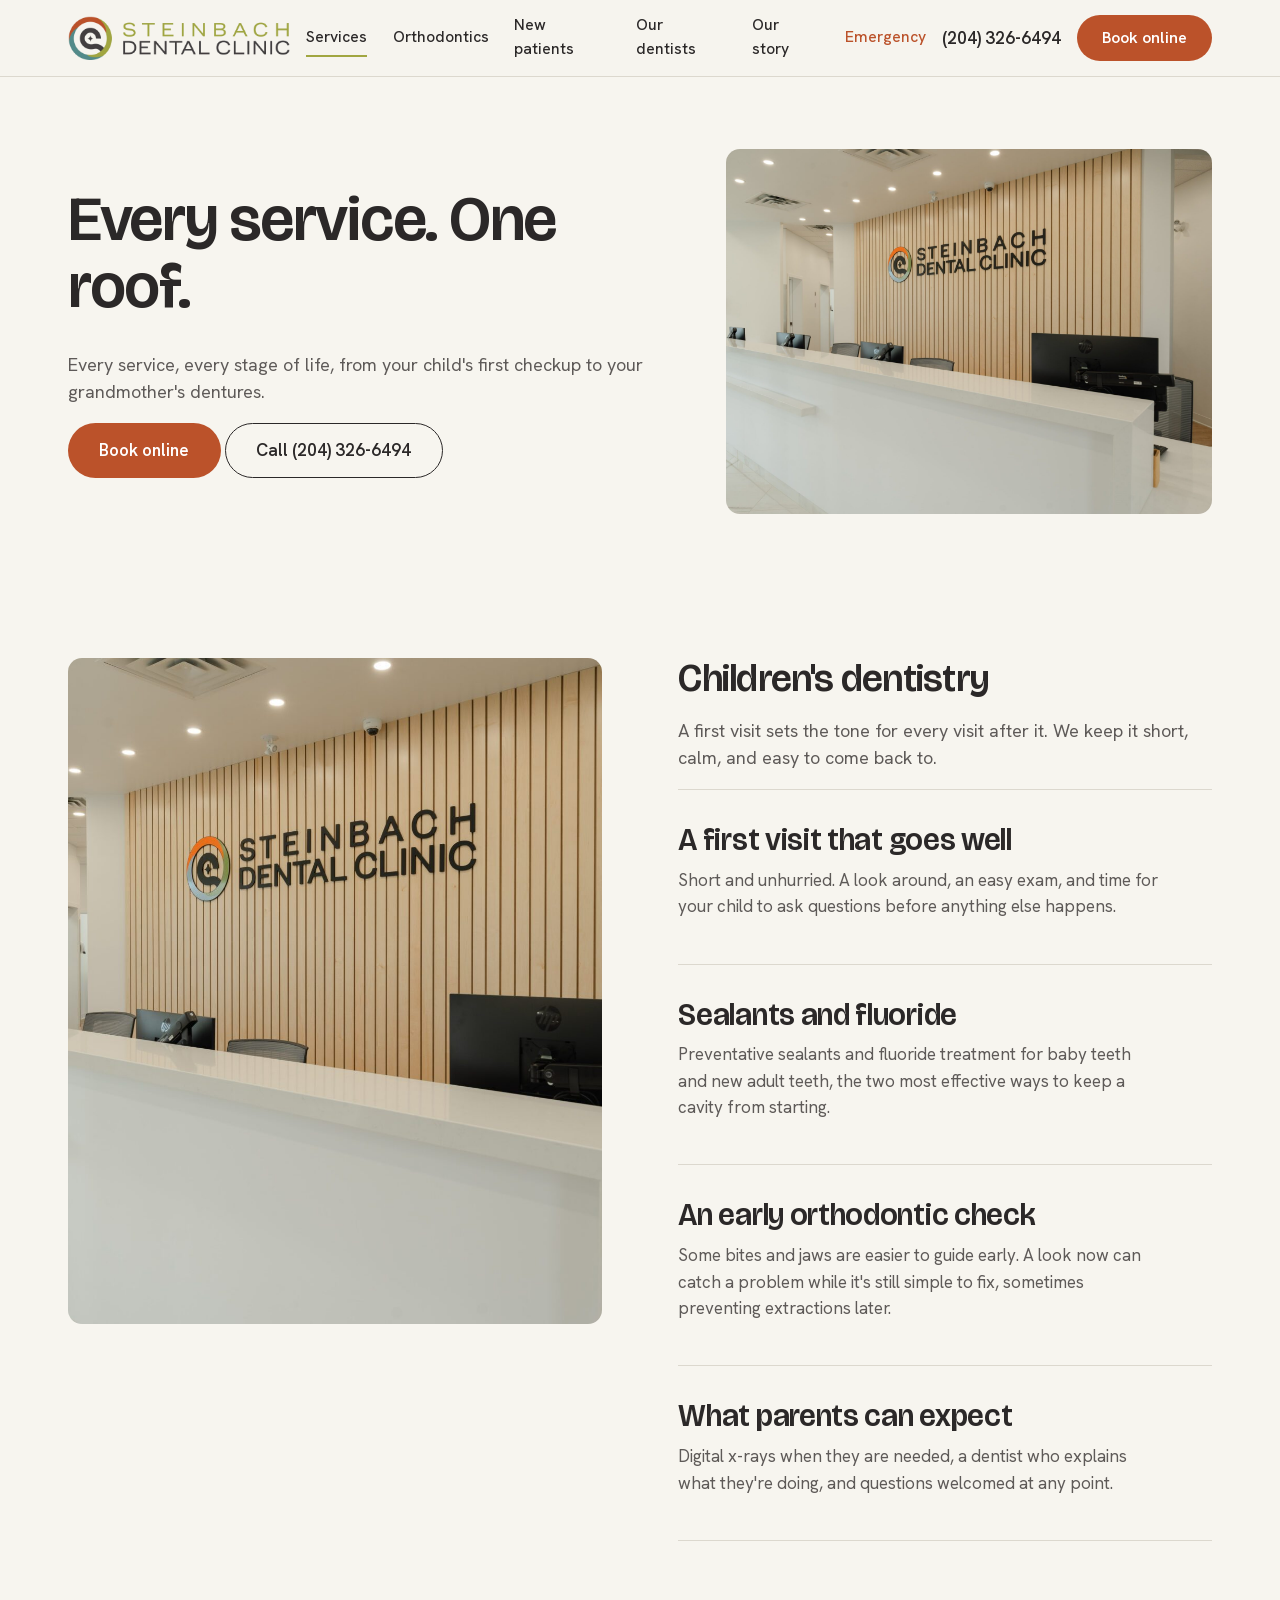
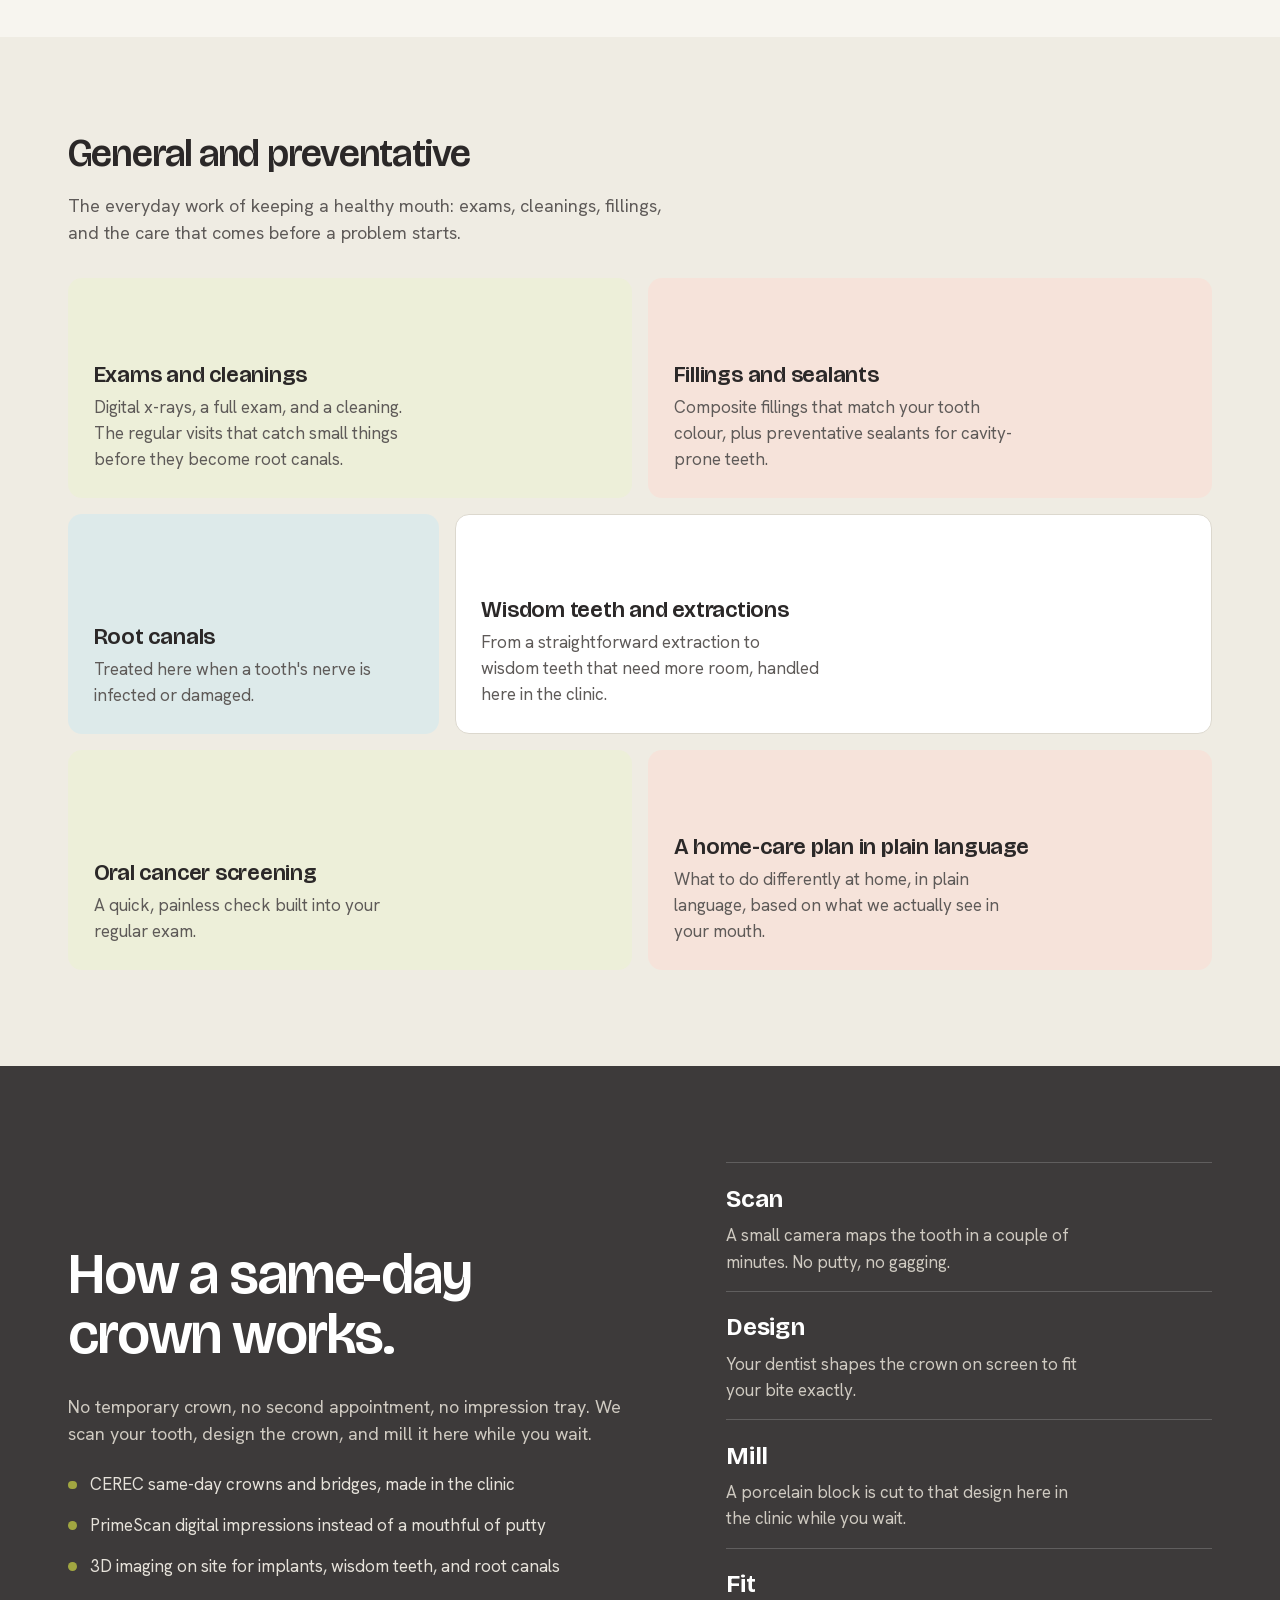
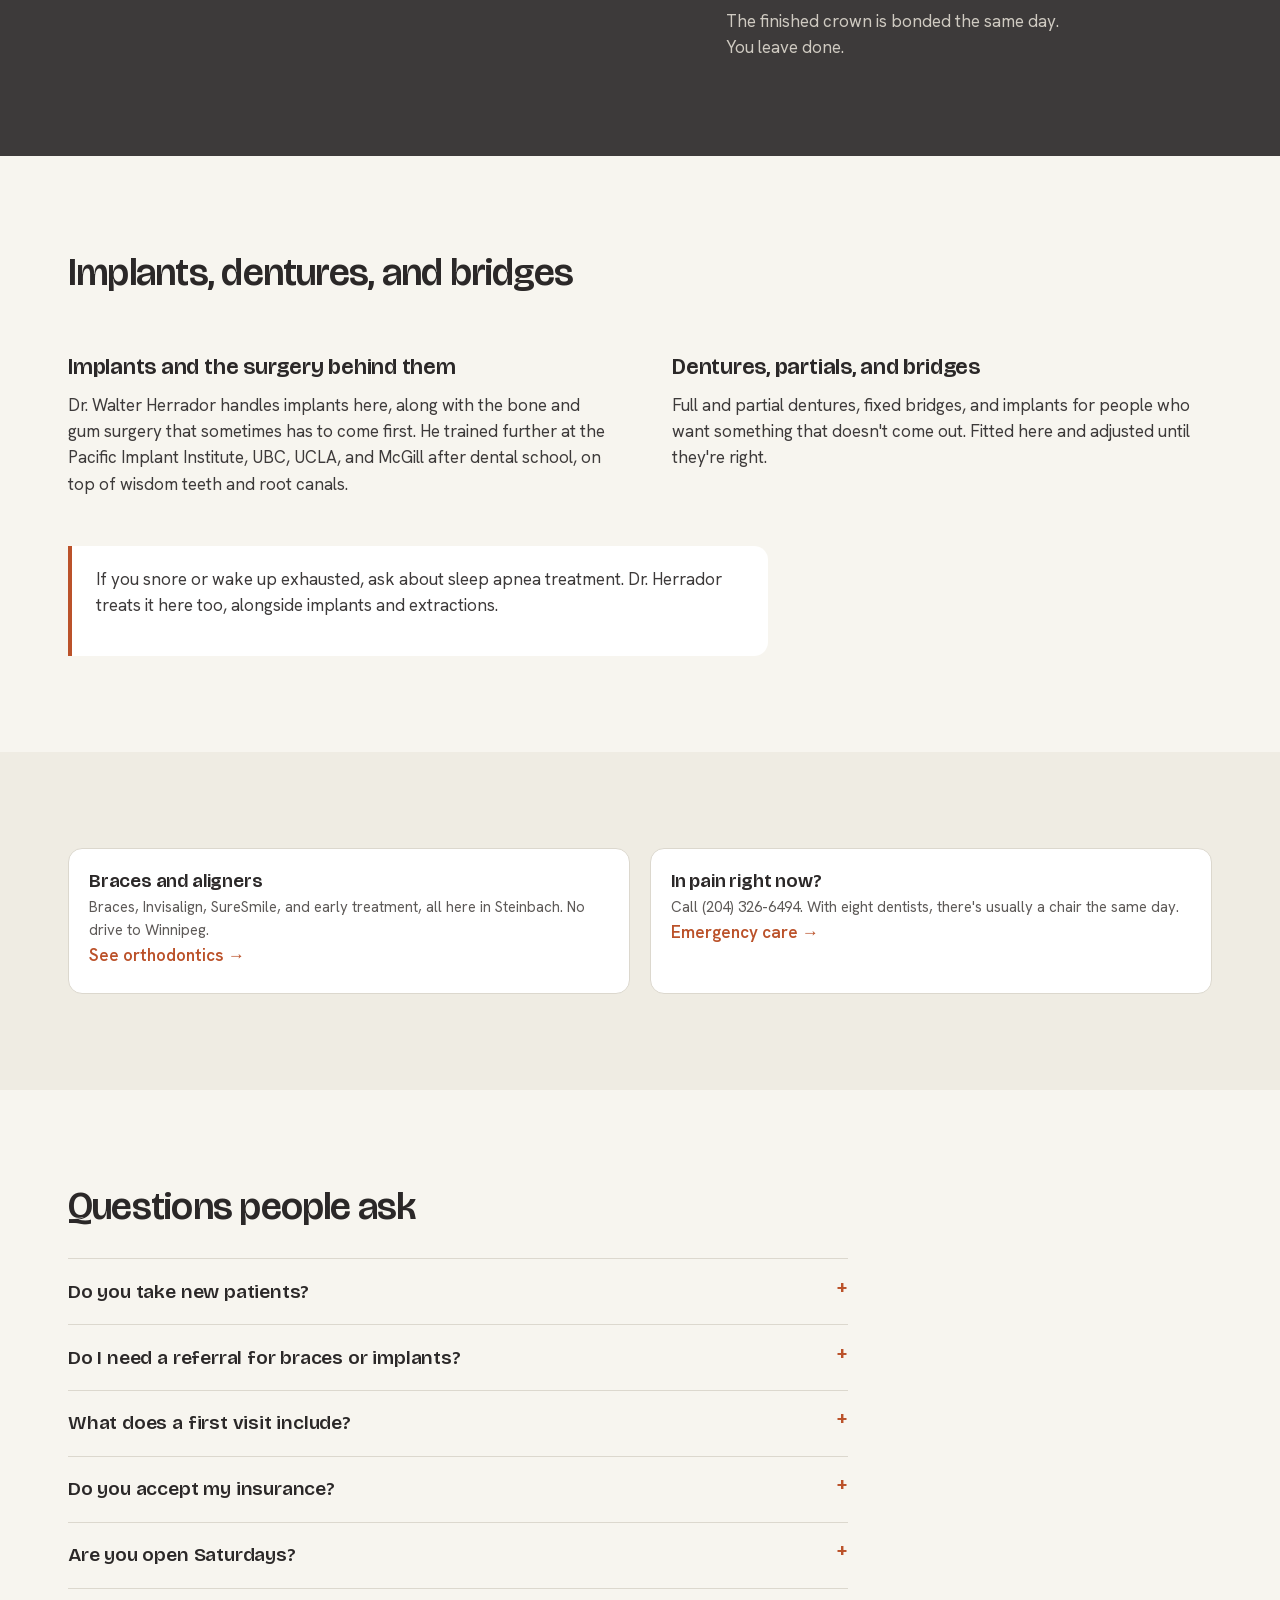
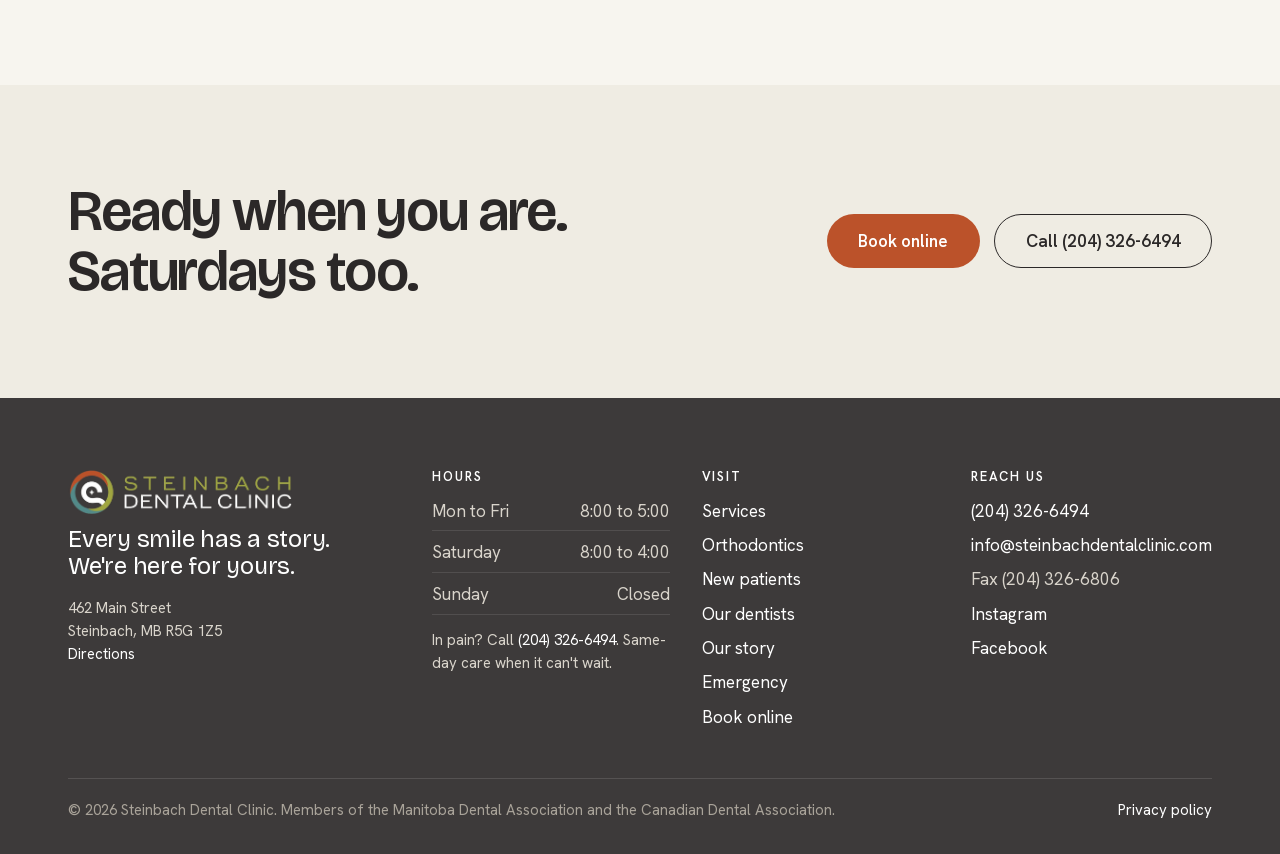
<file: services.html>
<!doctype html>
<html lang="en-CA">
<head>
<meta charset="utf-8">
<meta name="viewport" content="width=device-width, initial-scale=1">
<title>Dental services in Steinbach | Steinbach Dental Clinic</title>
<meta name="description" content="Exams, kids' visits, braces, implants, dentures, and same-day crowns, all under one roof in Steinbach. Book online or call (204) 326-6494.">
<meta name="robots" content="noindex, nofollow">
<link rel="icon" href="assets/img/icon-160.png" type="image/png">
<link rel="stylesheet" href="assets/fonts/fonts.css">
<link rel="stylesheet" href="assets/css/site.css?v=20260911b">
<script src="assets/js/alpine-intersect.min.js" defer></script>
<script src="assets/js/alpine.min.js" defer></script>
</head>
<body>
<a class="sr-only" href="#main">Skip to content</a>
<header class="topbar" x-data="{open:false}">
  <div class="wrap">
    <a class="logo" href="index.html" aria-label="Steinbach Dental Clinic home">
      <img class="lockup" src="assets/img/lockup-light.png" alt="Steinbach Dental Clinic" width="220" height="44">
    </a>
    <nav class="nav" aria-label="Main" :class="{open:open}">
      <a href="services.html" aria-current="page">Services</a>
      <a href="orthodontics.html">Orthodontics</a>
      <a href="new-patients.html">New patients</a>
      <a href="team.html">Our dentists</a>
      <a href="about.html">Our story</a>
      <a href="emergency.html" class="nav-em">Emergency</a>
    </nav>
    <div class="actions">
      <a class="phone" href="tel:+12043266494">(204) 326-6494</a>
      <a class="btn btn-primary" href="book.html">Book online</a>
      <button class="menu-btn" x-on:click="open=!open" :aria-expanded="open" x-text="open ? 'Close' : 'Menu'" aria-controls="nav">Menu</button>
    </div>
  </div>
</header>

<main id="main">
<section class="page-head with-img">
  <div class="wrap grid">
    <div class="reveal" x-data x-intersect.once="$el.classList.add('in')">
      <h1>Every service. One roof.</h1>
      <p class="lead">Every service, every stage of life, from your child's first checkup to your grandmother's dentures.</p>
      <div class="cta">
        <a class="btn btn-primary btn-lg" href="book.html">Book online</a>
        <a class="btn btn-ghost btn-lg" href="tel:+12043266494">Call (204) 326-6494</a>
      </div>
    </div>
    <img src="assets/img/reception.jpg" alt="The reception desk at Steinbach Dental Clinic" width="1200" height="900">
  </div>
</section>

<section id="kids" class="section">
  <div class="wrap split">
    <div class="sticky reveal" x-data x-intersect.once="$el.classList.add('in')">
      <img src="assets/img/reception.jpg" alt="The Steinbach Dental Clinic team in front of the clinic wall" width="1200" height="1500">
    </div>
    <div>
      <h2>Children's dentistry</h2>
      <p class="lead">A first visit sets the tone for every visit after it. We keep it short, calm, and easy to come back to.</p>
      <div class="rows">
        <div class="row reveal" x-data x-intersect.once="$el.classList.add('in')">
          <h3>A first visit that goes well</h3>
          <p>Short and unhurried. A look around, an easy exam, and time for your child to ask questions before anything else happens.</p>
        </div>
        <div class="row reveal" x-data x-intersect.once="$el.classList.add('in')">
          <h3>Sealants and fluoride</h3>
          <p>Preventative sealants and fluoride treatment for baby teeth and new adult teeth, the two most effective ways to keep a cavity from starting.</p>
        </div>
        <div class="row reveal" x-data x-intersect.once="$el.classList.add('in')">
          <h3>An early orthodontic check</h3>
          <p>Some bites and jaws are easier to guide early. A look now can catch a problem while it's still simple to fix, sometimes preventing extractions later.</p>
        </div>
        <div class="row reveal" x-data x-intersect.once="$el.classList.add('in')">
          <h3>What parents can expect</h3>
          <p>Digital x-rays when they are needed, a dentist who explains what they're doing, and questions welcomed at any point.</p>
        </div>
      </div>
    </div>
  </div>
</section>

<section id="adults" class="section alt">
  <div class="wrap">
    <h2>General and preventative</h2>
    <p class="lead">The everyday work of keeping a healthy mouth: exams, cleanings, fillings, and the care that comes before a problem starts.</p>
    <div class="bento" style="margin-top:2rem">
      <div class="cell tint-olive c-3 reveal" x-data x-intersect.once="$el.classList.add('in')">
        <h3>Exams and cleanings</h3>
        <p>Digital x-rays, a full exam, and a cleaning. The regular visits that catch small things before they become root canals.</p>
      </div>
      <div class="cell tint-rust c-3 reveal" x-data x-intersect.once="$el.classList.add('in')">
        <h3>Fillings and sealants</h3>
        <p>Composite fillings that match your tooth colour, plus preventative sealants for cavity-prone teeth.</p>
      </div>
      <div class="cell tint-teal c-2 reveal" x-data x-intersect.once="$el.classList.add('in')">
        <h3>Root canals</h3>
        <p>Treated here when a tooth's nerve is infected or damaged.</p>
      </div>
      <div class="cell tint-paper c-4 reveal" x-data x-intersect.once="$el.classList.add('in')">
        <h3>Wisdom teeth and extractions</h3>
        <p>From a straightforward extraction to wisdom teeth that need more room, handled here in the clinic.</p>
      </div>
      <div class="cell tint-olive c-3 reveal" x-data x-intersect.once="$el.classList.add('in')">
        <h3>Oral cancer screening</h3>
        <p>A quick, painless check built into your regular exam.</p>
      </div>
      <div class="cell tint-rust c-3 reveal" x-data x-intersect.once="$el.classList.add('in')">
        <h3>A home-care plan in plain language</h3>
        <p>What to do differently at home, in plain language, based on what we actually see in your mouth.</p>
      </div>
    </div>
  </div>
</section>

<section id="technology" class="section dark band">
  <div class="wrap grid">
    <div class="reveal" x-data x-intersect.once="$el.classList.add('in')">
      <h2>How a same-day crown works.</h2>
      <p class="lead">No temporary crown, no second appointment, no impression tray. We scan your tooth, design the crown, and mill it here while you wait.</p>
      <ul>
        <li>CEREC same-day crowns and bridges, made in the clinic</li>
        <li>PrimeScan digital impressions instead of a mouthful of putty</li>
        <li>3D imaging on site for implants, wisdom teeth, and root canals</li>
      </ul>
    </div>
    <div class="how reveal" x-data x-intersect.once="$el.classList.add('in')">
      <div><b>Scan</b><p>A small camera maps the tooth in a couple of minutes. No putty, no gagging.</p></div>
      <div><b>Design</b><p>Your dentist shapes the crown on screen to fit your bite exactly.</p></div>
      <div><b>Mill</b><p>A porcelain block is cut to that design here in the clinic while you wait.</p></div>
      <div><b>Fit</b><p>The finished crown is bonded the same day. You leave done.</p></div>
    </div>
  </div>
</section>

<section id="implants" class="section">
  <div class="wrap">
    <h2>Implants, dentures, and bridges</h2>
    <div class="cols" style="margin-top:2rem">
      <div class="prose reveal" x-data x-intersect.once="$el.classList.add('in')">
        <h3>Implants and the surgery behind them</h3>
        <p>Dr. Walter Herrador handles implants here, along with the bone and gum surgery that sometimes has to come first. He trained further at the Pacific Implant Institute, UBC, UCLA, and McGill after dental school, on top of wisdom teeth and root canals.</p>
      </div>
      <div class="prose reveal" x-data x-intersect.once="$el.classList.add('in')">
        <h3>Dentures, partials, and bridges</h3>
        <p>Full and partial dentures, fixed bridges, and implants for people who want something that doesn't come out. Fitted here and adjusted until they're right.</p>
      </div>
    </div>
    <div class="callout reveal" x-data x-intersect.once="$el.classList.add('in')" style="margin-top:2rem">
      <p>If you snore or wake up exhausted, ask about sleep apnea treatment. Dr. Herrador treats it here too, alongside implants and extractions.</p>
    </div>
  </div>
</section>

<section class="section alt">
  <div class="wrap">
    <div class="cards two">
      <div class="card reveal" x-data x-intersect.once="$el.classList.add('in')">
        <div class="body">
          <h3>Braces and aligners</h3>
          <p>Braces, Invisalign, SureSmile, and early treatment, all here in Steinbach. No drive to Winnipeg.</p>
          <a class="link-arrow" href="orthodontics.html">See orthodontics</a>
        </div>
      </div>
      <div class="card reveal" x-data x-intersect.once="$el.classList.add('in')">
        <div class="body">
          <h3>In pain right now?</h3>
          <p>Call (204) 326-6494. With eight dentists, there's usually a chair the same day.</p>
          <a class="link-arrow" href="emergency.html">Emergency care</a>
        </div>
      </div>
    </div>
  </div>
</section>

<section class="section">
  <div class="wrap">
    <h2>Questions people ask</h2>
    <div class="faq reveal" x-data x-intersect.once="$el.classList.add('in')" style="margin-top:2rem">
      <details>
        <summary>Do you take new patients?</summary>
        <div class="a"><p>Yes. Steinbach keeps growing and we're always taking on new families.</p></div>
      </details>
      <details>
        <summary>Do I need a referral for braces or implants?</summary>
        <div class="a"><p>No. Orthodontics and implants are handled right here, no referral to a specialist required.</p></div>
      </details>
      <details>
        <summary>What does a first visit include?</summary>
        <div class="a"><p>Digital x-rays, a full exam, and a cleaning. We'll show you what we see on the screen and answer every question before you leave.</p></div>
      </details>
      <details>
        <summary>Do you accept my insurance?</summary>
        <div class="a"><p>We accept most Canadian dental insurance programs, and our staff prepare the forms for you. Payment is due at the time of service, and our fees are the same whether or not you're insured.</p></div>
      </details>
      <details>
        <summary>Are you open Saturdays?</summary>
        <div class="a"><p>Yes, 8:00 to 4:00.</p></div>
      </details>
    </div>
  </div>
</section>

<section class="section alt close-cta">
  <div class="wrap grid">
    <h2>Ready when you are. Saturdays too.</h2>
    <div class="cta" style="display:flex;gap:.9rem;flex-wrap:wrap">
      <a class="btn btn-primary btn-lg" href="book.html">Book online</a>
      <a class="btn btn-ghost btn-lg" href="tel:+12043266494">Call (204) 326-6494</a>
    </div>
  </div>
</section>

</main>

<footer class="footer">
  <div class="wrap">
    <div class="grid">
      <div>
        <a class="logo" href="index.html" aria-label="Steinbach Dental Clinic home">
          <img class="lockup" src="assets/img/lockup-dark.png" alt="Steinbach Dental Clinic" width="220" height="44">
        </a>
        <p class="tag">Every smile has a story. We're here for yours.</p>
        <p class="small">462 Main Street<br>Steinbach, MB R5G 1Z5<br><a href="https://maps.google.com/?q=462+Main+Street+Steinbach+MB">Directions</a></p>
      </div>
      <div>
        <h4>Hours</h4>
        <ul class="hours">
          <li><span>Mon to Fri</span><span>8:00 to 5:00</span></li>
          <li><span>Saturday</span><span>8:00 to 4:00</span></li>
          <li><span>Sunday</span><span>Closed</span></li>
        </ul>
        <p class="small" style="margin-top:.9rem">In pain? Call <a href="tel:+12043266494">(204) 326-6494</a>. Same-day care when it can't wait.</p>
      </div>
      <div>
        <h4>Visit</h4>
        <ul>
          <li><a href="services.html">Services</a></li>
          <li><a href="orthodontics.html">Orthodontics</a></li>
          <li><a href="new-patients.html">New patients</a></li>
          <li><a href="team.html">Our dentists</a></li>
          <li><a href="about.html">Our story</a></li>
          <li><a href="emergency.html">Emergency</a></li>
          <li><a href="book.html">Book online</a></li>
        </ul>
      </div>
      <div>
        <h4>Reach us</h4>
        <ul>
          <li><a href="tel:+12043266494">(204) 326-6494</a></li>
          <li><a href="mailto:info@steinbachdentalclinic.com">info@steinbachdentalclinic.com</a></li>
          <li>Fax (204) 326-6806</li>
          <li><a href="https://www.instagram.com/steinbach.dental.clinic/">Instagram</a></li>
          <li><a href="https://www.facebook.com/SteinbachDentalClinic">Facebook</a></li>
        </ul>
      </div>
    </div>
    <div class="legal">
      <span>&copy; 2026 Steinbach Dental Clinic. Members of the Manitoba Dental Association and the Canadian Dental Association.</span>
      <span><a href="https://steinbachdentalclinic.com/privacy-policy/">Privacy policy</a></span>
    </div>
  </div>
</footer>
</body>
</html>
</file>
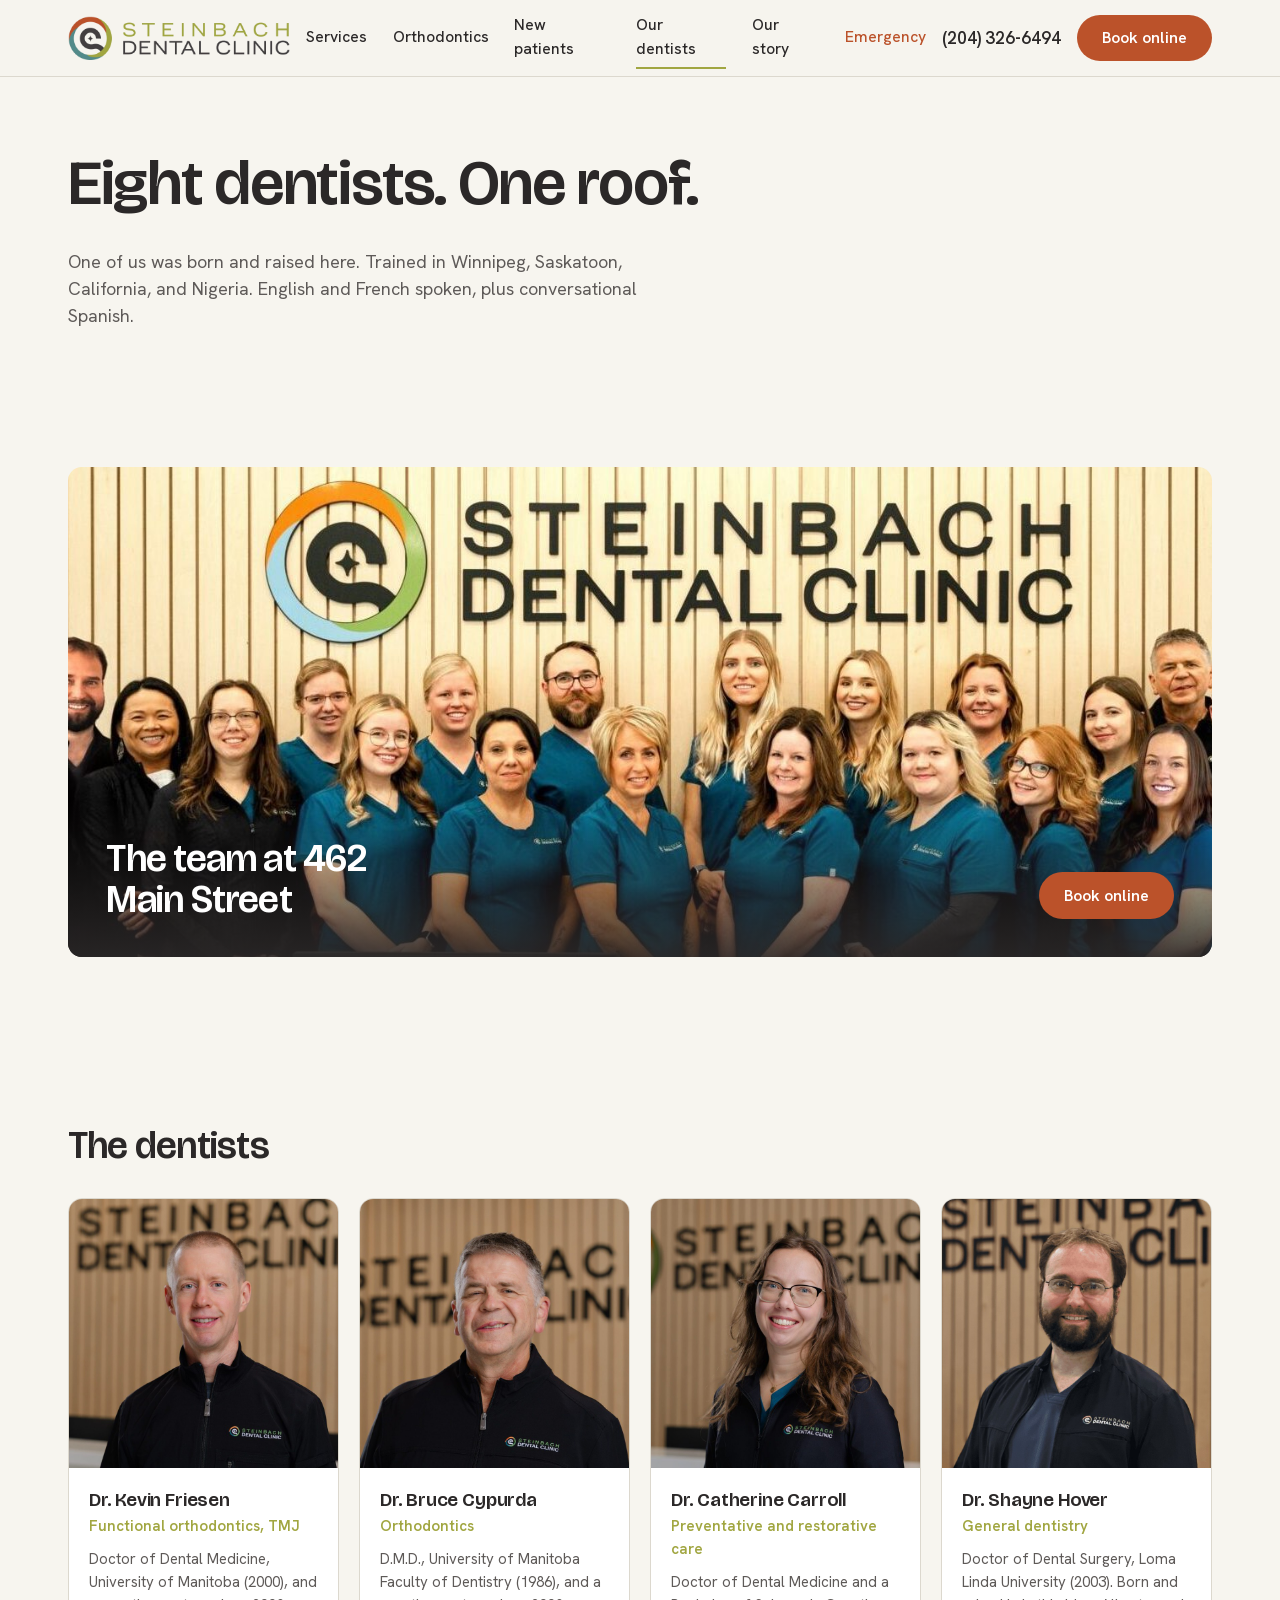
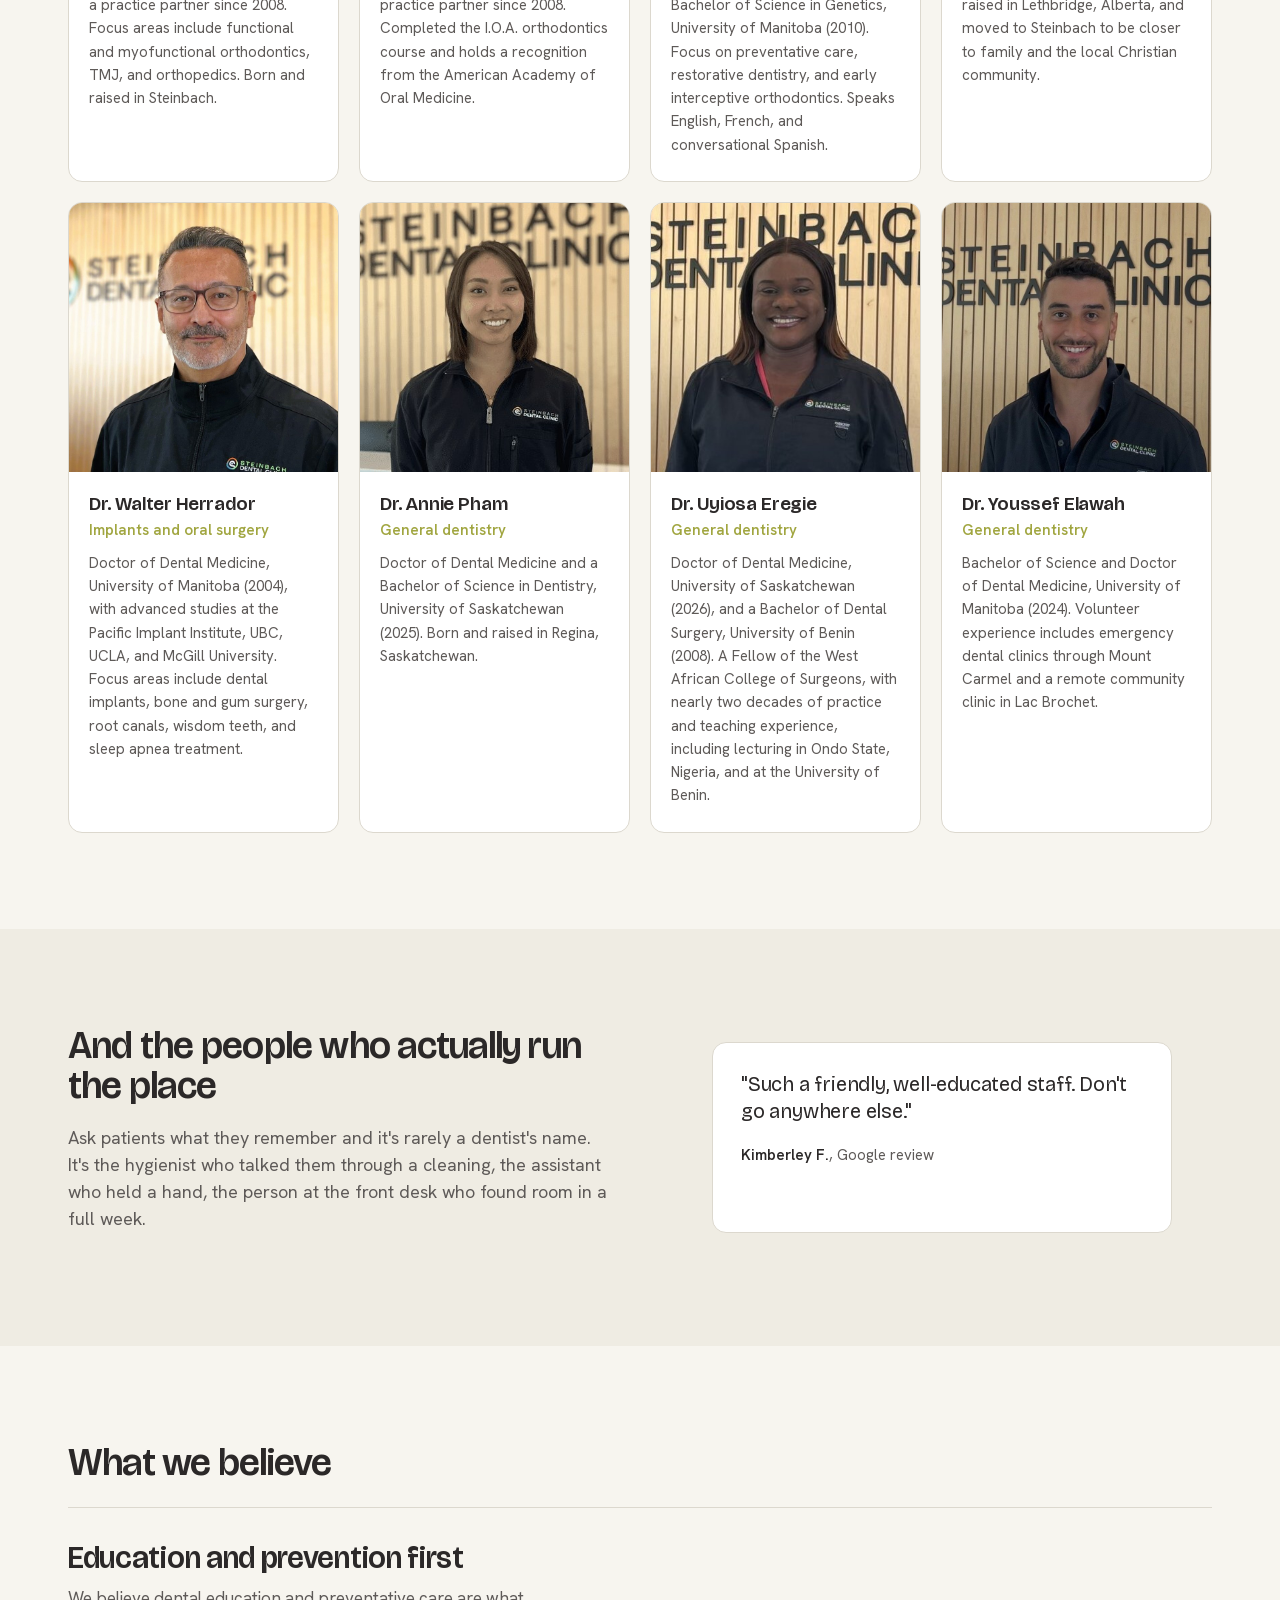
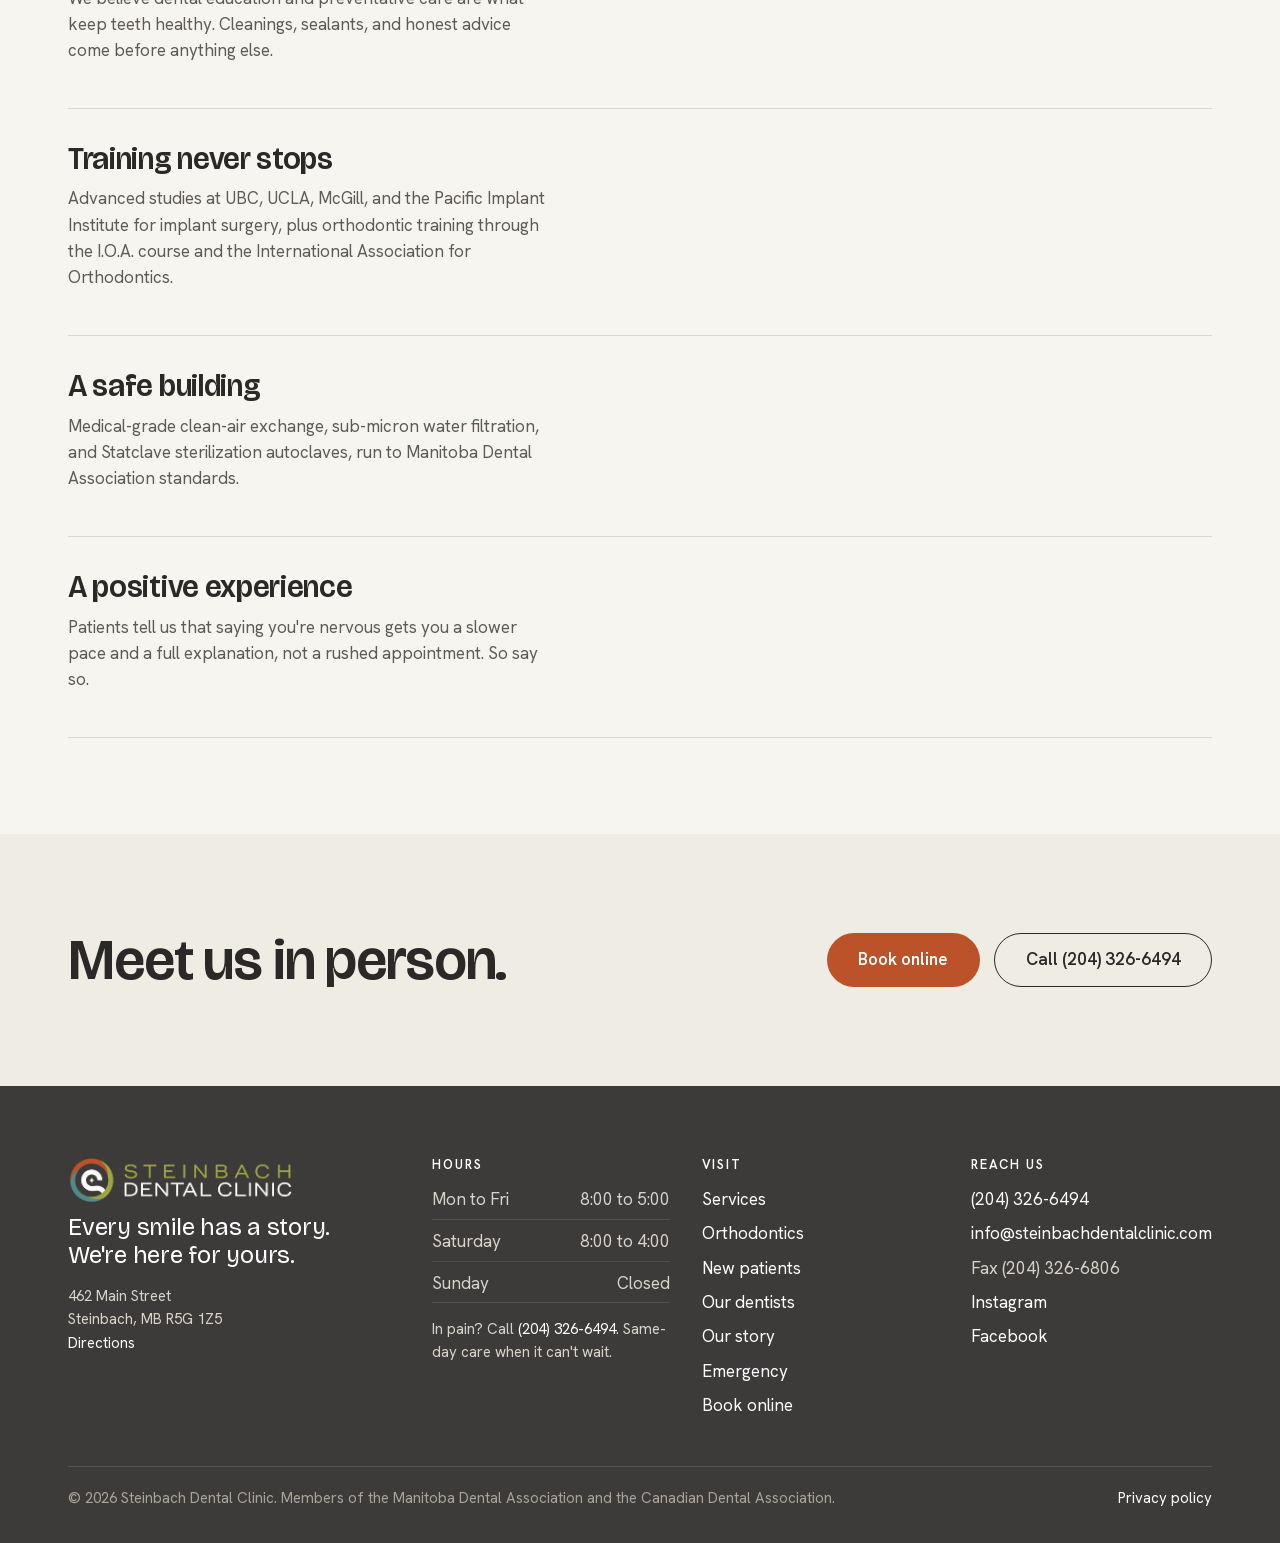
<file: team.html>
<!doctype html>
<html lang="en-CA">
<head>
<meta charset="utf-8">
<meta name="viewport" content="width=device-width, initial-scale=1">
<title>Our dentists | Steinbach Dental Clinic</title>
<meta name="description" content="Eight dentists at 462 Main Street. Degrees, training, and languages from Winnipeg and Saskatoon to California and Nigeria.">
<meta name="robots" content="noindex, nofollow">
<link rel="icon" href="assets/img/icon-160.png" type="image/png">
<link rel="stylesheet" href="assets/fonts/fonts.css">
<link rel="stylesheet" href="assets/css/site.css?v=20260911b">
<script src="assets/js/alpine-intersect.min.js" defer></script>
<script src="assets/js/alpine.min.js" defer></script>
</head>
<body>
<a class="sr-only" href="#main">Skip to content</a>
<header class="topbar" x-data="{open:false}">
  <div class="wrap">
    <a class="logo" href="index.html" aria-label="Steinbach Dental Clinic home">
      <img class="lockup" src="assets/img/lockup-light.png" alt="Steinbach Dental Clinic" width="220" height="44">
    </a>
    <nav class="nav" aria-label="Main" :class="{open:open}">
      <a href="services.html">Services</a>
      <a href="orthodontics.html">Orthodontics</a>
      <a href="new-patients.html">New patients</a>
      <a href="team.html" aria-current="page">Our dentists</a>
      <a href="about.html">Our story</a>
      <a href="emergency.html" class="nav-em">Emergency</a>
    </nav>
    <div class="actions">
      <a class="phone" href="tel:+12043266494">(204) 326-6494</a>
      <a class="btn btn-primary" href="book.html">Book online</a>
      <button class="menu-btn" x-on:click="open=!open" :aria-expanded="open" x-text="open ? 'Close' : 'Menu'" aria-controls="nav">Menu</button>
    </div>
  </div>
</header>

<main id="main">
<section class="page-head">
  <div class="wrap">
    <h1>Eight dentists. One roof.</h1>
    <p class="lead">One of us was born and raised here. Trained in Winnipeg, Saskatoon, California, and Nigeria. English and French spoken, plus conversational Spanish.</p>
  </div>
</section>

<section class="section tight">
  <div class="wrap">
    <div class="fullbleed reveal" x-data x-intersect.once="$el.classList.add('in')">
      <img src="assets/img/team-2023.jpg" alt="the Steinbach Dental Clinic team">
      <div class="over">
        <h2>The team at 462 Main Street</h2>
        <a class="btn btn-primary" href="book.html">Book online</a>
      </div>
    </div>
  </div>
</section>

<section class="section">
  <div class="wrap">
    <h2>The dentists</h2>
    <div class="cards" style="margin-top:2rem">
      <div class="card reveal" x-data x-intersect.once="$el.classList.add('in')">
        <img src="assets/img/dr-friesen.jpg" alt="Dr. Kevin Friesen" width="800" height="800">
        <div class="body">
          <h3>Dr. Kevin Friesen</h3>
          <p class="role">Functional orthodontics, TMJ</p>
          <p>Doctor of Dental Medicine, University of Manitoba (2000), and a practice partner since 2008. Focus areas include functional and myofunctional orthodontics, TMJ, and orthopedics. Born and raised in Steinbach.</p>
        </div>
      </div>
      <div class="card reveal" x-data x-intersect.once="$el.classList.add('in')">
        <img src="assets/img/dr-cypurda.jpg" alt="Dr. Bruce Cypurda" width="800" height="800">
        <div class="body">
          <h3>Dr. Bruce Cypurda</h3>
          <p class="role">Orthodontics</p>
          <p>D.M.D., University of Manitoba Faculty of Dentistry (1986), and a practice partner since 2008. Completed the I.O.A. orthodontics course and holds a recognition from the American Academy of Oral Medicine.</p>
        </div>
      </div>
      <div class="card reveal" x-data x-intersect.once="$el.classList.add('in')">
        <img src="assets/img/dr-carroll.jpg" alt="Dr. Catherine Carroll" width="800" height="800">
        <div class="body">
          <h3>Dr. Catherine Carroll</h3>
          <p class="role">Preventative and restorative care</p>
          <p>Doctor of Dental Medicine and a Bachelor of Science in Genetics, University of Manitoba (2010). Focus on preventative care, restorative dentistry, and early interceptive orthodontics. Speaks English, French, and conversational Spanish.</p>
        </div>
      </div>
      <div class="card reveal" x-data x-intersect.once="$el.classList.add('in')">
        <img src="assets/img/dr-hover.jpg" alt="Dr. Shayne Hover" width="800" height="800">
        <div class="body">
          <h3>Dr. Shayne Hover</h3>
          <p class="role">General dentistry</p>
          <p>Doctor of Dental Surgery, Loma Linda University (2003). Born and raised in Lethbridge, Alberta, and moved to Steinbach to be closer to family and the local Christian community.</p>
        </div>
      </div>
      <div class="card reveal" x-data x-intersect.once="$el.classList.add('in')">
        <img src="assets/img/dr-herrador.jpg" alt="Dr. Walter Herrador" width="800" height="800">
        <div class="body">
          <h3>Dr. Walter Herrador</h3>
          <p class="role">Implants and oral surgery</p>
          <p>Doctor of Dental Medicine, University of Manitoba (2004), with advanced studies at the Pacific Implant Institute, UBC, UCLA, and McGill University. Focus areas include dental implants, bone and gum surgery, root canals, wisdom teeth, and sleep apnea treatment.</p>
        </div>
      </div>
      <div class="card reveal" x-data x-intersect.once="$el.classList.add('in')">
        <img src="assets/img/dr-pham.jpg" alt="Dr. Annie Pham" width="800" height="800">
        <div class="body">
          <h3>Dr. Annie Pham</h3>
          <p class="role">General dentistry</p>
          <p>Doctor of Dental Medicine and a Bachelor of Science in Dentistry, University of Saskatchewan (2025). Born and raised in Regina, Saskatchewan.</p>
        </div>
      </div>
      <div class="card reveal" x-data x-intersect.once="$el.classList.add('in')">
        <img src="assets/img/dr-eregie.jpg" alt="Dr. Uyiosa Eregie" width="800" height="800">
        <div class="body">
          <h3>Dr. Uyiosa Eregie</h3>
          <p class="role">General dentistry</p>
          <p>Doctor of Dental Medicine, University of Saskatchewan (2026), and a Bachelor of Dental Surgery, University of Benin (2008). A Fellow of the West African College of Surgeons, with nearly two decades of practice and teaching experience, including lecturing in Ondo State, Nigeria, and at the University of Benin.</p>
        </div>
      </div>
      <div class="card reveal" x-data x-intersect.once="$el.classList.add('in')">
        <img src="assets/img/dr-elawah.jpg" alt="Dr. Youssef Elawah" width="800" height="800">
        <div class="body">
          <h3>Dr. Youssef Elawah</h3>
          <p class="role">General dentistry</p>
          <p>Bachelor of Science and Doctor of Dental Medicine, University of Manitoba (2024). Volunteer experience includes emergency dental clinics through Mount Carmel and a remote community clinic in Lac Brochet.</p>
        </div>
      </div>
    </div>
  </div>
</section>

<section class="section alt">
  <div class="wrap cols">
    <div class="reveal" x-data x-intersect.once="$el.classList.add('in')">
      <h2>And the people who actually run the place</h2>
      <p class="lead">Ask patients what they remember and it's rarely a dentist's name. It's the hygienist who talked them through a cleaning, the assistant who held a hand, the person at the front desk who found room in a full week. </p>
    </div>
    <figure class="quote reveal" x-data x-intersect.once="$el.classList.add('in')">
      <p>"Such a friendly, well-educated staff. Don't go anywhere else."</p>
      <figcaption><cite><b>Kimberley F.</b>, Google review</cite></figcaption>
    </figure>
  </div>
</section>

<section class="section">
  <div class="wrap">
    <h2>What we believe</h2>
    <div class="rows" style="margin-top:1.5rem">
      <div class="row reveal" x-data x-intersect.once="$el.classList.add('in')">
        <h3>Education and prevention first</h3>
        <p>We believe dental education and preventative care are what keep teeth healthy. Cleanings, sealants, and honest advice come before anything else.</p>
      </div>
      <div class="row reveal" x-data x-intersect.once="$el.classList.add('in')">
        <h3>Training never stops</h3>
        <p>Advanced studies at UBC, UCLA, McGill, and the Pacific Implant Institute for implant surgery, plus orthodontic training through the I.O.A. course and the International Association for Orthodontics.</p>
      </div>
      <div class="row reveal" x-data x-intersect.once="$el.classList.add('in')">
        <h3>A safe building</h3>
        <p>Medical-grade clean-air exchange, sub-micron water filtration, and Statclave sterilization autoclaves, run to Manitoba Dental Association standards.</p>
      </div>
      <div class="row reveal" x-data x-intersect.once="$el.classList.add('in')">
        <h3>A positive experience</h3>
        <p>Patients tell us that saying you're nervous gets you a slower pace and a full explanation, not a rushed appointment. So say so.</p>
      </div>
    </div>
  </div>
</section>

<section class="section alt close-cta">
  <div class="wrap grid">
    <h2>Meet us in person.</h2>
    <div class="cta" style="display:flex;gap:.9rem;flex-wrap:wrap">
      <a class="btn btn-primary btn-lg" href="book.html">Book online</a>
      <a class="btn btn-ghost btn-lg" href="tel:+12043266494">Call (204) 326-6494</a>
    </div>
  </div>
</section>

</main>

<footer class="footer">
  <div class="wrap">
    <div class="grid">
      <div>
        <a class="logo" href="index.html" aria-label="Steinbach Dental Clinic home">
          <img class="lockup" src="assets/img/lockup-dark.png" alt="Steinbach Dental Clinic" width="220" height="44">
        </a>
        <p class="tag">Every smile has a story. We're here for yours.</p>
        <p class="small">462 Main Street<br>Steinbach, MB R5G 1Z5<br><a href="https://maps.google.com/?q=462+Main+Street+Steinbach+MB">Directions</a></p>
      </div>
      <div>
        <h4>Hours</h4>
        <ul class="hours">
          <li><span>Mon to Fri</span><span>8:00 to 5:00</span></li>
          <li><span>Saturday</span><span>8:00 to 4:00</span></li>
          <li><span>Sunday</span><span>Closed</span></li>
        </ul>
        <p class="small" style="margin-top:.9rem">In pain? Call <a href="tel:+12043266494">(204) 326-6494</a>. Same-day care when it can't wait.</p>
      </div>
      <div>
        <h4>Visit</h4>
        <ul>
          <li><a href="services.html">Services</a></li>
          <li><a href="orthodontics.html">Orthodontics</a></li>
          <li><a href="new-patients.html">New patients</a></li>
          <li><a href="team.html">Our dentists</a></li>
          <li><a href="about.html">Our story</a></li>
          <li><a href="emergency.html">Emergency</a></li>
          <li><a href="book.html">Book online</a></li>
        </ul>
      </div>
      <div>
        <h4>Reach us</h4>
        <ul>
          <li><a href="tel:+12043266494">(204) 326-6494</a></li>
          <li><a href="mailto:info@steinbachdentalclinic.com">info@steinbachdentalclinic.com</a></li>
          <li>Fax (204) 326-6806</li>
          <li><a href="https://www.instagram.com/steinbach.dental.clinic/">Instagram</a></li>
          <li><a href="https://www.facebook.com/SteinbachDentalClinic">Facebook</a></li>
        </ul>
      </div>
    </div>
    <div class="legal">
      <span>&copy; 2026 Steinbach Dental Clinic. Members of the Manitoba Dental Association and the Canadian Dental Association.</span>
      <span><a href="https://steinbachdentalclinic.com/privacy-policy/">Privacy policy</a></span>
    </div>
  </div>
</footer>
</body>
</html>
</file>
<file: assets/fonts/fonts.css>
@font-face {
  font-family: 'Bricolage Grotesque';
  font-style: normal;
  font-weight: 400 800;
  font-stretch: 100%;
  font-display: swap;
  src: url(./BricolageGrotesque-400_800.woff2) format('woff2');
  unicode-range: U+0000-00FF, U+0131, U+0152-0153, U+02BB-02BC, U+02C6, U+02DA, U+02DC, U+0304, U+0308, U+0329, U+2000-206F, U+20AC, U+2122, U+2191, U+2193, U+2212, U+2215, U+FEFF, U+FFFD;
}
@font-face {
  font-family: 'Hanken Grotesk';
  font-style: normal;
  font-weight: 400 700;
  font-display: swap;
  src: url(./HankenGrotesk-400_700.woff2) format('woff2');
  unicode-range: U+0000-00FF, U+0131, U+0152-0153, U+02BB-02BC, U+02C6, U+02DA, U+02DC, U+0304, U+0308, U+0329, U+2000-206F, U+20AC, U+2122, U+2191, U+2193, U+2212, U+2215, U+FEFF, U+FFFD;
}
@font-face {
  font-family: 'Montserrat';
  font-style: normal;
  font-weight: 500;
  font-display: swap;
  src: url(./Montserrat-500.woff2) format('woff2');
  unicode-range: U+0000-00FF, U+0131, U+0152-0153, U+02BB-02BC, U+02C6, U+02DA, U+02DC, U+0304, U+0308, U+0329, U+2000-206F, U+20AC, U+2122, U+2191, U+2193, U+2212, U+2215, U+FEFF, U+FFFD;
}
@font-face {
  font-family: 'Montserrat';
  font-style: normal;
  font-weight: 600;
  font-display: swap;
  src: url(./Montserrat-600.woff2) format('woff2');
  unicode-range: U+0000-00FF, U+0131, U+0152-0153, U+02BB-02BC, U+02C6, U+02DA, U+02DC, U+0304, U+0308, U+0329, U+2000-206F, U+20AC, U+2122, U+2191, U+2193, U+2212, U+2215, U+FEFF, U+FFFD;
}
</file>
<file: assets/css/site.css>
*,:after,:before{--tw-border-spacing-x:0;--tw-border-spacing-y:0;--tw-translate-x:0;--tw-translate-y:0;--tw-rotate:0;--tw-skew-x:0;--tw-skew-y:0;--tw-scale-x:1;--tw-scale-y:1;--tw-pan-x: ;--tw-pan-y: ;--tw-pinch-zoom: ;--tw-scroll-snap-strictness:proximity;--tw-gradient-from-position: ;--tw-gradient-via-position: ;--tw-gradient-to-position: ;--tw-ordinal: ;--tw-slashed-zero: ;--tw-numeric-figure: ;--tw-numeric-spacing: ;--tw-numeric-fraction: ;--tw-ring-offset-shadow:0 0 #0000;--tw-ring-shadow:0 0 #0000;--tw-shadow:0 0 #0000;--tw-shadow-colored:0 0 #0000;--tw-blur: ;--tw-brightness: ;--tw-contrast: ;--tw-grayscale: ;--tw-hue-rotate: ;--tw-invert: ;--tw-saturate: ;--tw-sepia: ;--tw-drop-shadow: ;--tw-backdrop-blur: ;--tw-backdrop-brightness: ;--tw-backdrop-contrast: ;--tw-backdrop-grayscale: ;--tw-backdrop-hue-rotate: ;--tw-backdrop-invert: ;--tw-backdrop-opacity: ;--tw-backdrop-saturate: ;--tw-backdrop-sepia: ;--tw-contain-size: ;--tw-contain-layout: ;--tw-contain-paint: ;--tw-contain-style: }::backdrop{--tw-border-spacing-x:0;--tw-border-spacing-y:0;--tw-translate-x:0;--tw-translate-y:0;--tw-rotate:0;--tw-skew-x:0;--tw-skew-y:0;--tw-scale-x:1;--tw-scale-y:1;--tw-pan-x: ;--tw-pan-y: ;--tw-pinch-zoom: ;--tw-scroll-snap-strictness:proximity;--tw-gradient-from-position: ;--tw-gradient-via-position: ;--tw-gradient-to-position: ;--tw-ordinal: ;--tw-slashed-zero: ;--tw-numeric-figure: ;--tw-numeric-spacing: ;--tw-numeric-fraction: ;--tw-ring-offset-shadow:0 0 #0000;--tw-ring-shadow:0 0 #0000;--tw-shadow:0 0 #0000;--tw-shadow-colored:0 0 #0000;--tw-blur: ;--tw-brightness: ;--tw-contrast: ;--tw-grayscale: ;--tw-hue-rotate: ;--tw-invert: ;--tw-saturate: ;--tw-sepia: ;--tw-drop-shadow: ;--tw-backdrop-blur: ;--tw-backdrop-brightness: ;--tw-backdrop-contrast: ;--tw-backdrop-grayscale: ;--tw-backdrop-hue-rotate: ;--tw-backdrop-invert: ;--tw-backdrop-opacity: ;--tw-backdrop-saturate: ;--tw-backdrop-sepia: ;--tw-contain-size: ;--tw-contain-layout: ;--tw-contain-paint: ;--tw-contain-style: }/*! tailwindcss v3.4.19 | MIT License | https://tailwindcss.com*/*,:after,:before{border:0 solid #e5e7eb}:after,:before{--tw-content:""}:host,html{line-height:1.5;-webkit-text-size-adjust:100%;-moz-tab-size:4;-o-tab-size:4;tab-size:4;font-family:ui-sans-serif,system-ui,sans-serif,Apple Color Emoji,Segoe UI Emoji,Segoe UI Symbol,Noto Color Emoji;font-feature-settings:normal;font-variation-settings:normal;-webkit-tap-highlight-color:transparent}body{line-height:inherit}hr{height:0;color:inherit;border-top-width:1px}abbr:where([title]){-webkit-text-decoration:underline dotted;text-decoration:underline dotted}h1,h2,h3,h4,h5,h6{font-size:inherit;font-weight:inherit}a{color:inherit;text-decoration:inherit}b,strong{font-weight:bolder}code,kbd,pre,samp{font-family:ui-monospace,SFMono-Regular,Menlo,Monaco,Consolas,Liberation Mono,Courier New,monospace;font-feature-settings:normal;font-variation-settings:normal;font-size:1em}small{font-size:80%}sub,sup{font-size:75%;line-height:0;position:relative;vertical-align:baseline}sub{bottom:-.25em}sup{top:-.5em}table{text-indent:0;border-color:inherit;border-collapse:collapse}button,input,optgroup,select,textarea{font-family:inherit;font-feature-settings:inherit;font-variation-settings:inherit;font-size:100%;font-weight:inherit;line-height:inherit;letter-spacing:inherit;color:inherit;margin:0;padding:0}button,select{text-transform:none}button,input:where([type=button]),input:where([type=reset]),input:where([type=submit]){-webkit-appearance:button;background-color:transparent;background-image:none}:-moz-focusring{outline:auto}:-moz-ui-invalid{box-shadow:none}progress{vertical-align:baseline}::-webkit-inner-spin-button,::-webkit-outer-spin-button{height:auto}[type=search]{-webkit-appearance:textfield;outline-offset:-2px}::-webkit-search-decoration{-webkit-appearance:none}::-webkit-file-upload-button{-webkit-appearance:button;font:inherit}summary{display:list-item}blockquote,dd,dl,figure,h1,h2,h3,h4,h5,h6,hr,p,pre{margin:0}fieldset{margin:0}fieldset,legend{padding:0}menu,ol,ul{list-style:none;margin:0;padding:0}dialog{padding:0}textarea{resize:vertical}input::-moz-placeholder,textarea::-moz-placeholder{opacity:1;color:#9ca3af}input::placeholder,textarea::placeholder{opacity:1;color:#9ca3af}[role=button],button{cursor:pointer}:disabled{cursor:default}audio,canvas,embed,iframe,img,object,svg,video{display:block;vertical-align:middle}img,video{max-width:100%;height:auto}[hidden]:where(:not([hidden=until-found])){display:none}figure{margin:1em 40px}ul{list-style:disc}ol,ul{margin:1em 0;padding-left:40px}ol{list-style:decimal}:root{--sdc-charcoal:#3d3a3a;--sdc-olive:#a1a641;--sdc-rust:#bb522a;--sdc-teal:#508888;--sdc-paper:#f7f5ef;--sdc-paper-2:#efece3;--sdc-ink:#2b2828;--sdc-ink-2:#5e5a58;--sdc-line:#dcd8ce;--sdc-white:#fff;--sdc-olive-tint:#edefd9;--sdc-rust-tint:#f6e3da;--sdc-teal-tint:#ddeaea;--sdc-rust-deep:#9e4321;--font-display:"Bricolage Grotesque","Montserrat",system-ui,sans-serif;--font-body:"Hanken Grotesk","Helvetica Neue",Arial,sans-serif;--font-wordmark:"Montserrat",sans-serif;--t-display:clamp(2.5rem,5vw,4.25rem);--t-h1:clamp(2.25rem,4.5vw,3.75rem);--t-h2:clamp(1.75rem,3vw,2.5rem);--t-h3:clamp(1.25rem,1.8vw,1.5rem);--t-lead:clamp(1.125rem,1.4vw,1.3125rem);--t-body:1.0625rem;--t-small:0.9375rem;--t-label:0.8125rem;--space-1:0.5rem;--space-2:1rem;--space-3:1.5rem;--space-4:2rem;--space-5:3rem;--space-6:4.5rem;--space-7:6rem;--space-8:8rem;--radius:14px;--radius-pill:999px;--shadow:0 18px 50px rgba(61,58,58,.1);--max:1240px}*,:after,:before{box-sizing:border-box}html{scroll-behavior:smooth;-webkit-text-size-adjust:100%}body{margin:0;overflow-x:clip;background:var(--sdc-paper);color:var(--sdc-charcoal);font-family:var(--font-body);font-size:var(--t-body);line-height:1.55;font-weight:400}img{max-width:100%;height:auto;display:block}a{color:var(--sdc-rust);text-decoration:none}a:hover{color:var(--sdc-rust-deep)}h1,h2,h3,h4{font-family:var(--font-display);color:var(--sdc-ink);margin:0 0 .5em;line-height:1.05;letter-spacing:-.02em;font-weight:600;font-variation-settings:"opsz" 96}h1{font-size:var(--t-h1)}h2{font-size:var(--t-h2)}h3{font-size:var(--t-h3);line-height:1.2;letter-spacing:-.01em}p{margin:0 0 1em}.lead{font-size:var(--t-lead);max-width:60ch;line-height:1.5}.lead,.muted{color:var(--sdc-ink-2)}.small{font-size:var(--t-small)}.wrap{max-width:var(--max);margin:0 auto;padding:0 clamp(1.25rem,4vw,3rem)}.section{padding:var(--space-7) 0}.section.tight{padding:var(--space-6) 0}.section.alt{background:var(--sdc-paper-2)}.section.dark{background:var(--sdc-charcoal);color:#edeae3}.section.dark h2,.section.dark h3{color:#fff}.section.dark .lead,.section.dark .muted{color:#cfcac1}.sr-only{position:absolute;width:1px;height:1px;overflow:hidden;clip:rect(0 0 0 0)}.btn,.sr-only{white-space:nowrap}.btn{display:inline-flex;align-items:center;gap:.5rem;padding:.9rem 1.5rem;border-radius:var(--radius-pill);font-family:var(--font-body);font-weight:600;font-size:1rem;line-height:1;border:1.5px solid transparent;cursor:pointer;transition:transform .15s ease,background .2s ease,color .2s ease,border-color .2s ease}.btn:active{transform:translateY(1px)}.btn-primary{background:var(--sdc-rust);color:#fff}.btn-primary:hover{background:var(--sdc-rust-deep);color:#fff}.btn-ghost{background:transparent;color:var(--sdc-ink);border-color:var(--sdc-ink)}.btn-ghost:hover{background:var(--sdc-ink);color:var(--sdc-paper)}.section.dark .btn-ghost{color:#fff;border-color:#fff}.section.dark .btn-ghost:hover{background:#fff;color:var(--sdc-ink)}.btn-lg{padding:1.1rem 1.9rem;font-size:1.0625rem}.link-arrow{font-weight:600;color:var(--sdc-rust)}.link-arrow:after{content:" \2192";transition:transform .2s}.link-arrow:hover:after{display:inline-block;transform:translateX(3px)}.topbar{position:sticky;top:0;z-index:50;background:hsla(45,33%,95%,.92);backdrop-filter:saturate(160%) blur(10px);-webkit-backdrop-filter:saturate(160%) blur(10px);border-bottom:1px solid var(--sdc-line)}.topbar .wrap{justify-content:space-between;height:76px;gap:1rem}.logo,.topbar .wrap{display:flex;align-items:center}.logo{gap:.7rem;color:inherit}.logo img{width:44px;height:44px}.logo img.lockup{width:auto;height:44px}@media (max-width:600px){.topbar .logo img.lockup{height:36px}}.nav{display:flex;align-items:center;gap:1.6rem}.nav li{list-style:none;margin:0}.nav a{color:var(--sdc-ink);font-weight:500;font-size:.98rem;padding:.35rem 0;border-bottom:2px solid transparent}.nav a:hover,.nav a[aria-current=page]{border-bottom-color:var(--sdc-olive);color:var(--sdc-ink)}.nav .nav-em{color:var(--sdc-rust)}.topbar .actions{display:flex;align-items:center;gap:1rem}.topbar .phone{font-weight:600;color:var(--sdc-ink);white-space:nowrap}.menu-btn{display:none;background:none;border:1.5px solid var(--sdc-ink);border-radius:var(--radius-pill);padding:.55rem .9rem;font:inherit;font-weight:600;cursor:pointer}@media (max-width:600px){.topbar .wordmark{display:none}.topbar .logo img.lockup{height:34px}.topbar .btn{padding:.75rem 1.1rem;font-size:.95rem}.topbar .wrap{height:68px}.nav{top:68px}}@media (max-width:1060px){.nav{display:none;position:absolute;left:0;right:0;top:76px;background:var(--sdc-paper);border-bottom:1px solid var(--sdc-line);flex-direction:column;align-items:stretch;gap:0;padding:.5rem 0 1rem}.nav.open{display:flex}.nav a{padding:.85rem clamp(1.25rem,4vw,3rem);border-bottom:1px solid var(--sdc-line);font-size:1.05rem}.nav a[aria-current=page]{border-bottom-color:var(--sdc-line);color:var(--sdc-olive)}.menu-btn{display:inline-block}.topbar .phone{display:none}.nav.\!open{display:flex!important}}.hero{padding:var(--space-6) 0 var(--space-7)}.hero .grid{display:grid;grid-template-columns:1.05fr .95fr;gap:clamp(2rem,5vw,5rem);align-items:center}.hero h1{font-size:var(--t-display);margin-bottom:1.25rem;max-width:15ch}.hero .lead{margin-bottom:2rem}.hero .cta{display:flex;gap:.9rem;flex-wrap:wrap;align-items:center}.ring{position:relative;width:min(100%,560px);aspect-ratio:1;margin-left:auto}.ring img{width:100%;height:100%;-o-object-fit:cover;object-fit:cover;border-radius:50%}.ring:before{content:"";position:absolute;inset:-14px;border-radius:50%;background:conic-gradient(from 200deg,var(--sdc-rust) 0 33%,var(--sdc-olive) 33% 66%,var(--sdc-teal) 66% 100%);z-index:0;-webkit-mask:radial-gradient(farthest-side,transparent calc(100% - 15px),#000 calc(100% - 14px));mask:radial-gradient(farthest-side,transparent calc(100% - 15px),#000 calc(100% - 14px))}.ring .cap{position:absolute;left:8%;bottom:-1.25rem;background:var(--sdc-paper);border:1px solid var(--sdc-line);border-radius:var(--radius-pill);padding:.55rem 1rem;font-size:var(--t-small);font-weight:600;box-shadow:var(--shadow)}@media (max-width:900px){.hero .grid{grid-template-columns:1fr}.ring{margin:1rem auto 0;width:min(100%,420px)}.hero h1{max-width:none}}.proof{border-top:1px solid var(--sdc-line);border-bottom:1px solid var(--sdc-line);background:var(--sdc-paper)}.proof .wrap{display:grid;grid-template-columns:repeat(4,1fr);gap:1rem;padding-top:1.6rem;padding-bottom:1.6rem}.proof b{display:block;font-family:var(--font-display);font-size:2rem;line-height:1;color:var(--sdc-ink);letter-spacing:-.02em}.proof span{font-size:var(--t-small);color:var(--sdc-ink-2)}@media (max-width:760px){.proof .wrap{grid-template-columns:repeat(2,1fr);gap:1.25rem}}.split{display:grid;grid-template-columns:1fr 1fr;gap:clamp(2rem,6vw,6rem);align-items:start}.split .sticky{position:sticky;top:110px}.split img{border-radius:var(--radius);width:100%;aspect-ratio:4/5;-o-object-fit:cover;object-fit:cover}.rows{border-top:1px solid var(--sdc-line)}.row{padding:2rem 0;border-bottom:1px solid var(--sdc-line)}.row h3{font-size:clamp(1.5rem,2.4vw,2rem);margin-bottom:.5rem}.row p{max-width:48ch;color:var(--sdc-ink-2);margin-bottom:.75rem}@media (max-width:900px){.split{grid-template-columns:1fr}.split .sticky{position:static}.split img{aspect-ratio:3/2}}.bento{display:grid;grid-template-columns:repeat(6,1fr);grid-auto-rows:minmax(220px,auto);gap:1rem}.cell{border-radius:var(--radius);padding:1.6rem;position:relative;overflow:hidden;display:flex;flex-direction:column;justify-content:flex-end;min-height:220px;color:inherit;transition:transform .2s ease}a.cell:hover{transform:translateY(-3px)}.cell h3{margin-bottom:.35rem}.cell p{margin:0;color:var(--sdc-ink-2);max-width:34ch}.cell.tint-olive{background:var(--sdc-olive-tint)}.cell.tint-rust{background:var(--sdc-rust-tint)}.cell.tint-teal{background:var(--sdc-teal-tint)}.cell.tint-paper{background:#fff;border:1px solid var(--sdc-line)}.cell.photo{padding:0;justify-content:flex-end;min-height:300px}.cell.photo img{position:absolute;inset:0;width:100%;height:100%;-o-object-fit:cover;object-fit:cover}.cell.photo .over{position:relative;padding:1.6rem;background:linear-gradient(0deg,rgba(43,40,40,.85),rgba(43,40,40,0));color:#fff}.cell.photo .over h3{color:#fff}.cell.photo .over p{color:#e6e2da}.c-3{grid-column:span 3}.c-2{grid-column:span 2}.c-4{grid-column:span 4}.r-2{grid-row:span 2}@media (max-width:900px){.bento{grid-template-columns:1fr 1fr}.c-2,.c-3,.c-4{grid-column:span 2}.r-2{grid-row:span 1}}@media (max-width:560px){.bento{grid-template-columns:1fr}.c-2,.c-3,.c-4{grid-column:span 1}}.band .grid{display:grid;grid-template-columns:1.1fr .9fr;gap:clamp(2rem,5vw,5rem);align-items:center}.band h2{font-size:var(--t-h1);max-width:14ch}.band ul{list-style:none;padding:0;margin:1.5rem 0 0;display:grid;gap:.9rem}.band li{padding-left:1.4rem;position:relative;color:#e6e2da}.band li:before{content:"";position:absolute;left:0;top:.55em;width:.55rem;height:.55rem;border-radius:50%;background:var(--sdc-olive)}.band img{border-radius:var(--radius);width:100%;aspect-ratio:4/3;-o-object-fit:cover;object-fit:cover}.band .how{display:grid;gap:1rem}.band .how div{border-top:1px solid hsla(0,0%,100%,.18);padding:1.1rem 0 0}.band .how b{display:block;font-family:var(--font-display);font-size:1.5rem;color:#fff;letter-spacing:-.01em;margin-bottom:.25rem}.band .how p{margin:0;color:#cfcac1;max-width:36ch}@media (max-width:900px){.band .grid{grid-template-columns:1fr}}.timeline{display:grid;grid-template-columns:repeat(3,1fr);gap:1.25rem;margin-top:2rem}.tl{position:relative}.tl img{border-radius:var(--radius);aspect-ratio:4/3;-o-object-fit:cover;object-fit:cover;width:100%}.tl b{display:block;font-family:var(--font-display);font-size:2.25rem;line-height:1;margin:1rem 0 .35rem;color:var(--sdc-ink);letter-spacing:-.02em}.tl p{color:var(--sdc-ink-2);margin:0;max-width:30ch}@media (max-width:760px){.timeline{grid-template-columns:1fr}}.quotes{display:grid;grid-template-columns:repeat(3,1fr);gap:1.25rem}.quote{background:#fff;border:1px solid var(--sdc-line);border-radius:var(--radius);padding:1.75rem}.quote p{font-family:var(--font-display);font-size:1.25rem;line-height:1.35;color:var(--sdc-ink);margin-bottom:1rem;letter-spacing:-.01em}.quote cite{font-style:normal;font-size:var(--t-small);color:var(--sdc-ink-2)}.quote cite b{color:var(--sdc-ink);font-weight:600}.stars{color:var(--sdc-olive);letter-spacing:.1em;font-size:.9rem;margin-bottom:.6rem}@media (max-width:900px){.quotes{grid-template-columns:1fr}}.steps{counter-reset:step;display:grid;grid-template-columns:repeat(3,1fr);gap:1.5rem;margin-top:2rem}.step{counter-increment:step;padding-top:1.25rem;border-top:2px solid var(--sdc-olive)}.step:before{content:counter(step);font-family:var(--font-display);font-size:2rem;color:var(--sdc-olive);display:block;line-height:1;margin-bottom:.6rem}.step h3{margin-bottom:.4rem}.step p{color:var(--sdc-ink-2);margin:0}@media (max-width:760px){.steps{grid-template-columns:1fr}}.fullbleed{position:relative;overflow:hidden;border-radius:var(--radius)}.fullbleed img{width:100%;aspect-ratio:21/9;-o-object-fit:cover;object-fit:cover}.fullbleed .over{position:absolute;left:0;right:0;bottom:0;padding:clamp(1.25rem,3vw,2.5rem);background:linear-gradient(0deg,rgba(43,40,40,.9),rgba(43,40,40,0));color:#fff;display:flex;justify-content:space-between;align-items:flex-end;gap:1rem;flex-wrap:wrap}.fullbleed h2{color:#fff;margin:0;max-width:14ch}@media (max-width:760px){.fullbleed img{aspect-ratio:4/3}}.close-cta{text-align:left}.close-cta .grid{display:grid;grid-template-columns:1fr auto;gap:2rem;align-items:center}.close-cta h2{font-size:var(--t-h1);max-width:16ch;margin:0}@media (max-width:760px){.close-cta .grid{grid-template-columns:1fr}}.footer{background:var(--sdc-charcoal);color:#d9d4cb;padding:var(--space-6) 0 var(--space-4)}.footer a{color:#fff}.footer a:hover{color:var(--sdc-olive)}.footer .grid{display:grid;grid-template-columns:1.4fr 1fr 1fr 1fr;gap:2rem}.footer h4{color:#fff;font-family:var(--font-body);font-size:var(--t-label);letter-spacing:.14em;text-transform:uppercase;margin-bottom:.9rem;font-weight:600}.footer ul{list-style:none;margin:0;padding:0;display:grid;gap:.5rem}.footer .tag{font-family:var(--font-display);font-size:1.5rem;color:#fff;letter-spacing:-.01em;line-height:1.15;margin:.75rem 0 1rem;max-width:18ch}.footer .hours li{border-bottom:1px solid hsla(0,0%,100%,.1);padding-bottom:.4rem}.footer .hours li,.footer .legal{display:flex;justify-content:space-between;gap:1rem}.footer .legal{margin-top:var(--space-5);padding-top:1.25rem;border-top:1px solid hsla(0,0%,100%,.12);flex-wrap:wrap;font-size:var(--t-small);color:#a9a399}.footer .logo .wordmark .w2{color:#fff}@media (max-width:900px){.footer .grid{grid-template-columns:1fr 1fr}}@media (max-width:560px){.footer .grid{grid-template-columns:1fr}}.page-head{padding:var(--space-6) 0 var(--space-5)}.page-head h1{max-width:18ch;font-size:var(--t-display)}.page-head .lead{margin-top:.5rem}.page-head.with-img .grid{display:grid;grid-template-columns:1.1fr .9fr;gap:clamp(2rem,5vw,5rem);align-items:center}.page-head.with-img img{border-radius:var(--radius);aspect-ratio:4/3;-o-object-fit:cover;object-fit:cover;width:100%}@media (max-width:900px){.page-head.with-img .grid{grid-template-columns:1fr}}.prose{max-width:66ch}.prose h2{margin-top:2.5rem}.prose h3{margin-top:1.75rem}.prose ul{padding-left:1.2rem}.prose li{margin-bottom:.35rem}.cols{display:grid;grid-template-columns:1fr 1fr;gap:clamp(2rem,5vw,4rem)}@media (max-width:820px){.cols{grid-template-columns:1fr}}.cards{display:grid;grid-template-columns:repeat(4,1fr);gap:1.25rem}.cards.three{grid-template-columns:repeat(3,1fr)}.cards.two{grid-template-columns:repeat(2,1fr)}.card{background:#fff;border:1px solid var(--sdc-line);border-radius:var(--radius);overflow:hidden;display:flex;flex-direction:column}.card .body{padding:1.25rem 1.25rem 1.5rem}.card img{aspect-ratio:1;-o-object-fit:cover;object-fit:cover;width:100%}.card h3{font-size:1.2rem;margin-bottom:.25rem}.card .role{color:var(--sdc-olive);font-weight:600;margin-bottom:.6rem}.card .role,.card p{font-size:var(--t-small)}.card p{color:var(--sdc-ink-2);margin:0}.mono-tile{aspect-ratio:1;display:grid;place-items:center;background:var(--sdc-olive-tint)}.mono-tile span{font-family:var(--font-display);font-size:3rem;color:var(--sdc-olive);letter-spacing:-.02em}@media (max-width:1000px){.cards,.cards.three{grid-template-columns:repeat(2,1fr)}}@media (max-width:560px){.cards,.cards.three,.cards.two{grid-template-columns:1fr}}.faq{border-top:1px solid var(--sdc-line);max-width:78ch}.faq details{border-bottom:1px solid var(--sdc-line)}.faq summary{cursor:pointer;list-style:none;padding:1.1rem 0;font-family:var(--font-display);font-size:1.2rem;font-weight:600;color:var(--sdc-ink);display:flex;justify-content:space-between;gap:1rem;letter-spacing:-.01em}.faq summary::-webkit-details-marker{display:none}.faq summary:after{content:"+";color:var(--sdc-rust);font-weight:500;font-size:1.4rem;line-height:1}.faq details[open] summary:after{content:"\2013"}.faq .a{padding:0 0 1.25rem;color:var(--sdc-ink-2);max-width:66ch}.callout{border-left:4px solid var(--sdc-rust);background:#fff;border-radius:0 var(--radius) var(--radius) 0;padding:1.25rem 1.5rem;max-width:70ch}.callout.olive{border-left-color:var(--sdc-olive)}.form{display:grid;gap:1.1rem;max-width:640px}.form .two{display:grid;grid-template-columns:1fr 1fr;gap:1rem}.field{display:grid;gap:.4rem}.field label{font-weight:600;font-size:var(--t-small);color:var(--sdc-ink)}.field .help{font-size:.85rem;color:var(--sdc-ink-2)}.field input,.field select,.field textarea{font:inherit;padding:.85rem 1rem;border:1.5px solid #c9c4b8;border-radius:12px;background:#fff;color:var(--sdc-ink);width:100%}.field input::-moz-placeholder,.field textarea::-moz-placeholder{color:#8e8880}.field input::placeholder,.field textarea::placeholder{color:#8e8880}.field input:focus,.field select:focus,.field textarea:focus{outline:3px solid var(--sdc-rust-tint);border-color:var(--sdc-rust)}.chips{display:flex;flex-wrap:wrap;gap:.5rem}.chip{position:relative}.chip input{position:absolute;opacity:0;inset:0;width:100%;height:100%;cursor:pointer}.chip span{display:inline-block;padding:.55rem 1rem;border:1.5px solid #c9c4b8;border-radius:var(--radius-pill);background:#fff;font-size:var(--t-small);font-weight:500}.chip input:checked+span{background:var(--sdc-ink);color:#fff;border-color:var(--sdc-ink)}.chip input:focus-visible+span{outline:3px solid var(--sdc-rust-tint)}.notice{background:var(--sdc-olive-tint);border-radius:var(--radius);padding:1.25rem 1.5rem;max-width:640px}@media (max-width:560px){.form .two{grid-template-columns:1fr}}.big-phone{font-family:var(--font-display);font-size:clamp(2.5rem,7vw,5rem);letter-spacing:-.03em;line-height:1;color:var(--sdc-rust);display:inline-block;margin:.5rem 0 1rem}.big-phone:hover{color:var(--sdc-rust-deep)}@media (prefers-reduced-motion:no-preference){.reveal{opacity:0;transform:translateY(18px);transition:opacity .6s cubic-bezier(.16,1,.3,1),transform .6s cubic-bezier(.16,1,.3,1)}.reveal.in{opacity:1;transform:none}}.sr-only{position:absolute;width:1px;height:1px;padding:0;margin:-1px;overflow:hidden;clip:rect(0,0,0,0);white-space:nowrap;border-width:0}.static{position:static}.fixed{position:fixed}.sticky{position:sticky}.block{display:block}.grid{display:grid}@media (max-width:1060px){.open\:open[open].nav{display:flex}}
</file>
